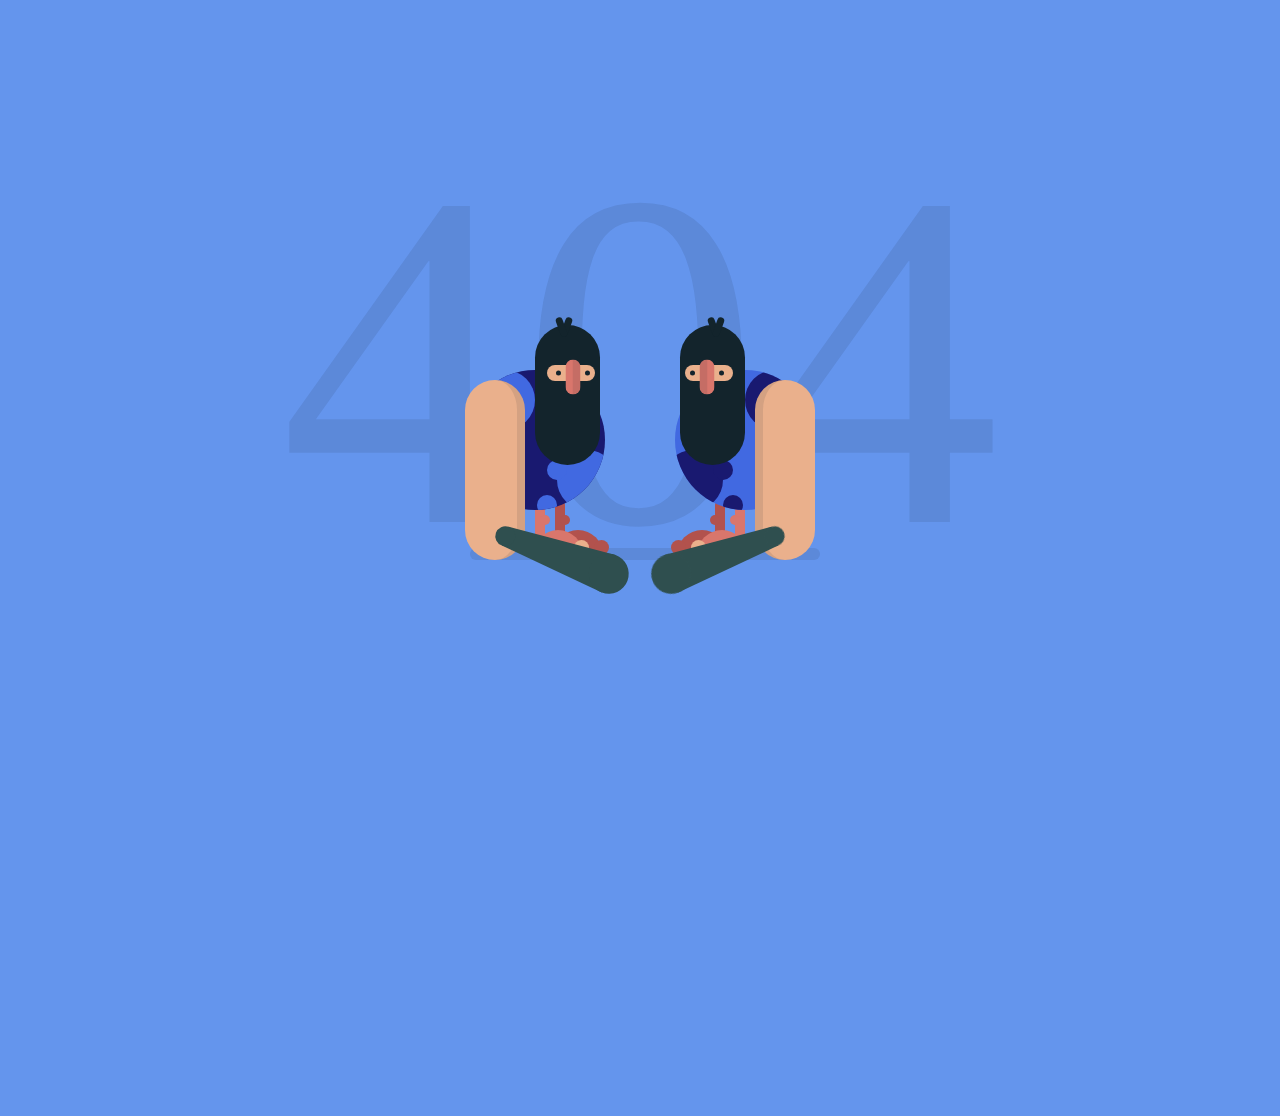
<file: Tools von 09.03.25/404 Page/index.html>
<html>
<head>
  <meta charset="UTF-8">
  <meta name="viewport" content="width=device-width, initial-scale=1.0">
  <title>404 Page</title>
  <link rel="stylesheet" href="style.css">
  <link rel="preconnect" href="https://fonts.googleapis.com">
  <link rel="preconnect" href="https://fonts.gstatic.com" crossorigin>
  <link href="https://fonts.googleapis.com/css2?family=Roboto:wght@400;700&display=swap" rel="stylesheet">
  <link rel="stylesheet" href="https://cdnjs.cloudflare.com/ajax/libs/font-awesome/5.15.4/css/all.min.css">
</html>
<div class="text"><p>404</p></div>
<div class="container">
  <!-- caveman left -->
  <div class="caveman">
    <div class="leg">
      <div class="foot"><div class="fingers"></div></div>      
    </div>
    <div class="leg">
      <div class="foot"><div class="fingers"></div></div>      
    </div>
    <div class="shape">
      <div class="circle"></div>
      <div class="circle"></div>
    </div>
    <div class="head">
      <div class="eye"><div class="nose"></div></div>
      <div class="mouth"></div>
    </div>
    <div class="arm-right"><div class="club"></div></div>    
  </div>
  <!-- caveman right -->
  <div class="caveman">
    <div class="leg">
      <div class="foot"><div class="fingers"></div></div>      
    </div>
    <div class="leg">
      <div class="foot"><div class="fingers"></div></div>      
    </div>
    <div class="shape">
      <div class="circle"></div>
      <div class="circle"></div>
    </div>
    <div class="head">
      <div class="eye"><div class="nose"></div></div>
      <div class="mouth"></div>
    </div>
    <div class="arm-right"><div class="club"></div></div>    
  </div>
</div>


</a>
</file>
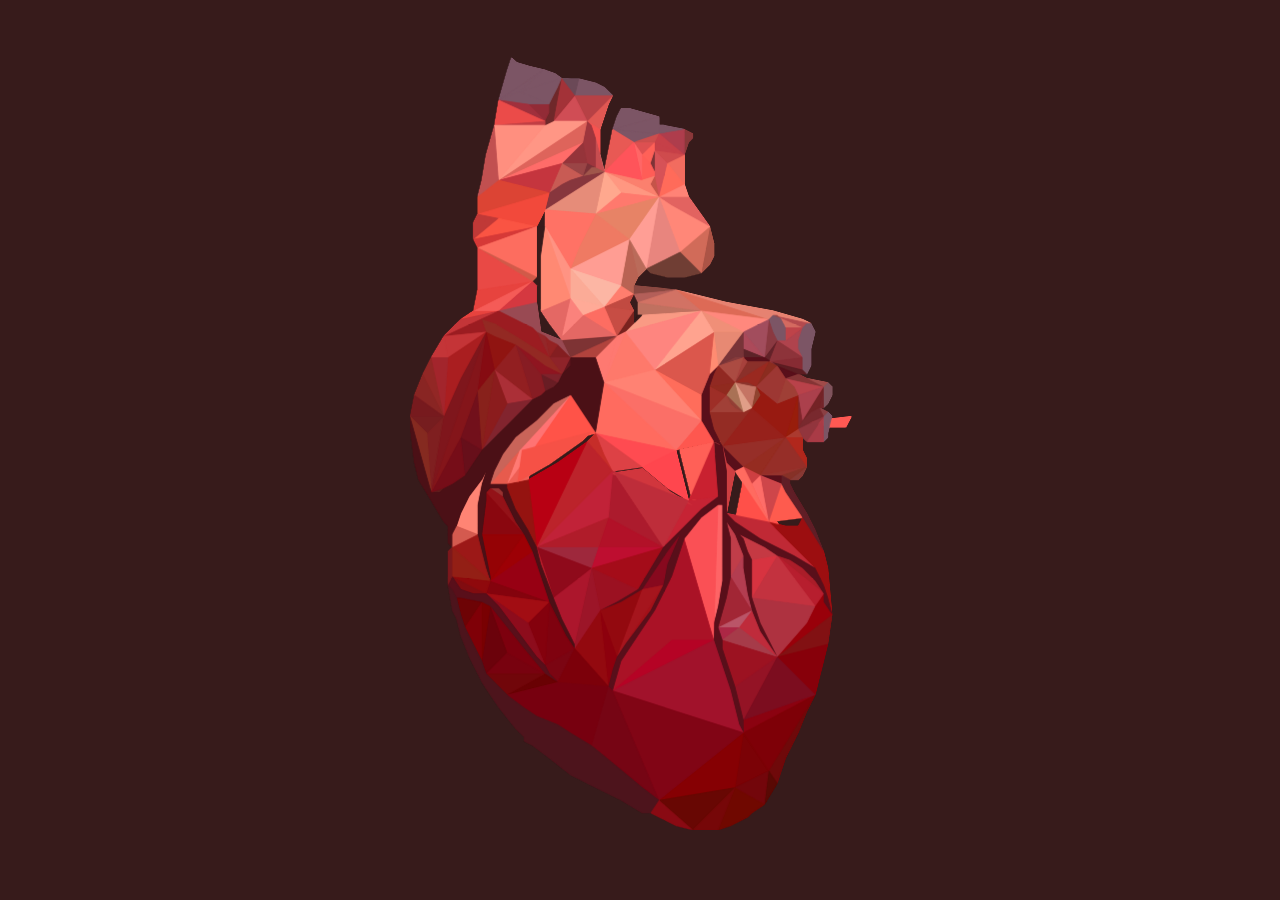
<file: Tools von 09.03.25/Beating Heart - CSS and SVG animation/index.html>
<!DOCTYPE html>
<html>
<head>
    <meta charset="UTF-8">
    <title>Low Poly Animation</title>
    <link rel="stylesheet" href="style.css"> 
</head>
<body>
    <script src="script.js"></script> <!-- JS dosyası eklendi -->
</body>
</html>
<section>
    
   <svg version="1.1" xmlns="http://www.w3.org/2000/svg" xmlns:xlink="http://www.w3.org/1999/xlink" x="0px" y="0px"
	 viewBox="0 0 1194.13477 1200" style="enable-background:new 0 0 1194.13477 1200;" xml:space="preserve">

<defs>
    <filter id="polycleaner" color-interpolation-filters="sRGB">
      <feComponentTransfer>
        <feFuncA type="table" tableValues="0 0.5 1 1" />
      </feComponentTransfer>
    </filter>
  </defs>
  
<g id="low-poly" class='low-poly' stroke-width="0" stroke-linejoin="round" filter="url(#polycleaner)">
	<g filter="url(#polycleaner)">
      		<polygon class="st347" points="725.3847,693.75 787.8847,706.25 737.8847,631.25 		"/>

      
      <polygon class="st146" points="669.1347,675 706.6347,587.5 650.3847,600 		"/>
      <!-- Blacks-->
      <polygon class="st28" points="700.3847,543.75 700.3847,512.5 700.3847,506.25 706.6347,487.5 712.64435,475.48077 
			700.3847,487.5 687.8847,518.75 687.8847,555.97827 688.1347,556.25 687.8847,555.97827 687.8847,556.25 706.6347,587.5 
			719.1347,593.75 706.6347,568.75 		"/>
      <polygon class="st30" points="737.8847,631.25 750.3847,625 737.8847,612.5 719.46362,594.07892 725.3847,618.75 		"/>
      <polygon class="st68" points="581.6347,381.25 587.8656,393.71179 588.1347,393.75 587.8847,394.12128 587.8847,406.25 
			587.8847,412.5 594.1347,400 594.1347,381.25 588.1347,368.75 587.81702,368.88538 		"/>
      <polygon class="st138" points="790.5163,468.42108 788.73035,467.23047 788.14758,468.71716 		"/>
      <polygon class="st156" points="806.8822,637.62378 806.6347,637.5 800.3847,637.5 787.8847,637.5 775.3847,637.5 806.6347,650 		
			"/>
      <polygon class="st204" points="812.8847,493.75 813.25598,494.12128 813.36676,493.80182 813.1347,493.75 831.6347,487.5 
			800.3847,475 		"/>
      <polygon class="st227" points="456.88455,243.77081 456.80618,243.76428 456.60971,243.79999 450.38474,256.25 444.13474,268.75 
			456.63474,268.75 		"/>
      <polygon class="st278" points="362.87363,599.8446 362.88474,600 362.90622,599.86395 		"/>
      <polygon class="st301" points="444.13474,381.25 450.38474,393.75 450.38474,312.5 456.63474,268.75 444.13474,268.75 
			444.13474,281.25 444.13474,300 444.13474,331.25 444.13474,343.75 437.88474,350 444.13474,356.25 		"/>
      <polygon class="st354" points="337.88474,637.5 375.38474,606.25 425.38474,556.25 444.13474,543.75 487.88474,500 
		494.13474,487.5 494.13474,475 481.63474,487.5 475.43436,499.90082 469.13474,506.25 456.63474,512.5 450.38474,518.75 
		437.83511,525.04962 362.90622,599.86395 	"/>
      <!-- Blacks-->
      
      
      
		
      
      <!-- top left -->
       <polygon class="st219" points="375.38474,393.75 350.63474,393.75 437.88474,350 356.63474,362.5 350.38474,393.75 
			331.63474,406.25 387.88474,393.75 		"/>
      <!-- top left -->


		<polygon class="st24" points="769.1347,506.25 800.3847,475 787.8847,468.75 		"/>
      
      
		<polygon class="st25" points="719.46362,594.07892 737.8847,612.5 750.3847,625 812.8847,581.25 719.3847,593.75 		"/>
		<polygon class="st26" points="762.8847,631.25 775.3847,637.5 812.8847,581.25 750.3847,625 		"/>
		<polygon class="st27" points="719.3847,593.75 812.8847,581.25 762.8847,537.5 		"/>
		
		<polygon class="st29" points="800.3847,531.25 769.1347,506.25 775.3847,518.75 762.8847,537.5 812.8847,581.25 775.6347,518.75 
			812.8847,581.25 831.6347,518.75 		"/>
		
		<polygon class="st31" points="831.6347,556.25 831.6347,537.5 831.6347,518.75 812.8847,581.25 831.69659,568.87378 
			831.6347,568.75 		"/>
		<polygon class="st32" points="725.3847,618.75 719.46362,594.07892 719.1347,593.75 725.3847,631.25 725.3847,662.5 
			725.3847,693.75 737.8847,631.25 		"/>
		
		<polygon class="st34" points="700.3847,487.5 706.77362,426.06836 706.6347,425 619.1347,481.25 687.8847,518.75 		"/>
		
		<polygon class="st35" points="800.3847,475 792.8847,470 787.8847,468.75 		"/>
		<polygon class="st36" points="806.6347,437.5 800.3847,437.5 837.8847,462.5 831.6347,450 831.6347,437.5 837.80249,418.9967 
			812.8847,437.5 		"/>
		<polygon class="st37" points="788.14758,468.71716 788.1347,468.75 788.14758,468.71716 787.8847,468.75 792.8847,470 
			790.5163,468.42108 		"/>
		
		<polygon class="st39" points="792.8847,470 837.8847,481.25 837.8847,475 837.8847,462.5 790.5163,468.42108 		"/>
		<polygon class="st35" points="788.73035,467.23047 790.5163,468.42108 837.8847,462.5 800.3847,437.5 		"/>
		<polygon class="st40" points="719.3847,593.75 762.8847,537.5 750.3847,543.75 700.3847,543.75 706.6347,568.75 719.1347,593.75 
			719.46362,594.07892 		"/>
		<polygon class="st41" points="831.6347,518.75 869.1347,506.25 813.36676,493.80182 813.25598,494.12128 825.3847,506.25 		"/>
		<polygon class="st37" points="800.3847,531.25 813.25598,494.12128 812.8847,493.75 800.3847,475 769.1347,506.25 		"/>
		
		<polygon class="st43" points="831.6347,518.75 825.3847,506.25 813.25598,494.12128 800.3847,531.25 		"/>
		
		<polygon class="st8" points="544.98944,187.63501 544.8847,187.5 544.86212,187.60657 		"/>
		<polygon class="st3" points="544.86212,187.60657 544.8847,187.5 544.755,187.58264 		"/>
		<polygon class="st45" points="481.88474,175 519.1347,175 512.92609,143.95697 481.63474,175 		"/>
		<polygon class="st46" points="512.92609,143.95697 512.8847,143.75 388.49423,199.83789 481.60257,175.07507 481.63474,175 		"/>
		<polygon class="st47" points="544.8847,187.5 544.61804,187.55206 544.755,187.58264 		"/>
		<polygon class="st47" points="545.34473,187.71429 544.8847,187.5 544.98944,187.63501 		"/>
		<polygon class="st48" points="619.1347,143.75 587.8847,143.75 600.3847,162.5 		"/>
		<polygon class="st49" points="587.8847,143.75 600.3847,200 600.3847,162.5 		"/>
		<polygon class="st50" points="619.1347,187.5 612.8847,175 600.3847,162.5 600.3847,200 619.1347,193.75 		"/>
		<polygon class="st51" points="569.1347,218.75 625.30682,224.96375 545.34473,187.71429 544.98944,187.63501 		"/>
		<polygon class="st52" points="625.36481,224.97015 612.8847,206.25 600.6347,200 612.8847,206.25 619.1347,193.75 600.3847,200 
			545.34473,187.71429 625.30682,224.96375 		"/>
		<polygon class="st8" points="456.88474,243.75 456.88455,243.77081 531.6347,250 544.86212,187.60657 544.755,187.58264 
			456.63474,243.75 456.80618,243.76428 		"/>
		<polygon class="st53" points="494.13474,200 512.8847,193.75 481.71152,175.04608 481.60257,175.07507 462.88474,218.75 
			481.63474,206.25 		"/>
		<polygon class="st54" points="388.49423,199.83789 388.13474,200 388.49423,199.83789 387.88474,200 462.88474,218.75 
			481.60257,175.07507 		"/>
		<polygon class="st55" points="544.61804,187.55206 512.8847,193.75 494.13474,200 481.63474,206.25 462.88474,218.75 
			456.63474,243.75 544.755,187.58264 		"/>
		<polygon class="st56" points="481.60257,175.07507 481.71152,175.04608 481.63474,175 		"/>
		<polygon class="st57" points="512.8847,143.75 519.1347,112.5 387.88474,200 388.49423,199.83789 		"/>
		<polygon class="st58" points="612.8847,175 619.1347,156.25 619.1347,143.75 600.3847,162.5 		"/>
		<polygon class="st59" points="481.63474,175 481.71152,175.04608 481.88474,175 		"/>
		<polygon class="st60" points="481.88474,175 481.71152,175.04608 512.8847,193.75 519.1347,175 		"/>
		<polygon class="st61" points="512.8847,193.75 525.3847,181.25 531.6347,181.25 519.1347,175 		"/>
		<polygon class="st62" points="512.8847,193.75 544.61804,187.55206 544.3847,187.5 544.15704,187.38837 544.1347,187.5 
			544.09979,187.36035 531.6347,181.25 525.3847,181.25 		"/>
		<polygon class="st63" points="512.92609,143.95697 513.1347,143.75 512.92609,143.95697 519.1347,175 531.6347,181.25 
			531.6347,175 531.6347,150 531.6347,137.5 525.3847,118.75 519.1347,112.5 512.8847,143.75 		"/>
		<polygon class="st64" points="581.6347,381.25 587.81702,368.88538 544.1347,387.5 587.8656,393.71179 		"/>
		<polygon class="st65" points="600.3847,400 587.8847,412.5 575.3847,425 687.8847,393.75 594.1347,400 		"/>
		<polygon class="st66" points="687.8847,393.75 594.1347,381.25 594.1347,400 		"/>
		<polygon class="st67" points="619.1347,187.5 619.1347,156.25 612.8847,175 		"/>
		<polygon class="st68" points="581.6347,381.25 587.8656,393.71179 588.1347,393.75 587.8847,394.12128 587.8847,406.25 
			587.8847,412.5 594.1347,400 594.1347,381.25 588.1347,368.75 587.81702,368.88538 		"/>
		<polygon class="st69" points="587.81702,368.88538 588.1347,368.75 587.8847,368.58551 587.8847,368.75 		"/>
		<polygon class="st16" points="587.8847,393.75 587.8656,393.71179 544.1347,387.5 562.8847,431.25 587.8847,394.12128 		"/>
		<polygon class="st70" points="512.8847,400 562.8847,431.25 544.1347,387.5 		"/>
		<polygon class="st71" points="587.8847,406.25 587.8847,394.12128 562.8847,431.25 575.3847,425 587.8847,412.5 		"/>
		<polygon class="st72" points="481.63474,431.25 494.32669,375.25598 494.19528,375.08075 450.38474,393.75 462.88474,412.5 
			481.52878,437.35876 481.88474,437.5 562.8847,431.25 512.8847,400 		"/>
		<polygon class="st73" points="587.8847,394.12128 588.1347,393.75 587.8656,393.71179 587.8847,393.75 		"/>
		<polygon class="st69" points="587.81702,368.88538 587.8847,368.75 587.8847,368.58551 569.1347,356.25 544.1347,387.5 		"/>
		<polygon class="st74" points="594.1347,400 587.8847,412.5 600.3847,400 		"/>
		<polygon class="st75" points="619.1347,193.75 612.8847,206.25 625.36481,224.97015 625.37903,224.97174 		"/>
		<polygon class="st76" points="625.30682,224.96375 625.3847,225 625.36481,224.97015 		"/>
		<polygon class="st76" points="625.36481,224.97015 625.3847,225 625.37903,224.97174 		"/>
		<polygon class="st76" points="625.3847,225 625.39142,224.97308 625.37903,224.97174 		"/>
		<polygon class="st77" points="619.1347,193.75 625.37903,224.97174 625.39142,224.97308 637.8847,175 619.42572,156.29156 
			619.1347,156.25 619.1347,187.5 		"/>
		<polygon class="st78" points="494.32706,331.15387 494.13474,331.25 544.1347,387.5 569.1347,356.25 494.38474,331.25 		"/>
		<polygon class="st79" points="506.63474,300 494.23471,331 494.32706,331.15387 581.6347,287.5 531.6347,250 		"/>
		<polygon class="st80" points="494.38474,331.25 569.1347,356.25 581.6347,287.5 494.32706,331.15387 		"/>
		<polygon class="st3" points="544.98944,187.63501 544.86212,187.60657 531.6347,250 569.1347,218.75 		"/>
		<polygon class="st81" points="581.6347,287.5 625.3847,225 531.6347,250 		"/>
		<polygon class="st82" points="569.1347,218.75 531.6347,250 625.3847,225 625.30682,224.96375 		"/>
		<polygon class="st83" points="462.88474,100 462.88474,87.5 431.63474,87.5 456.42776,112.29303 456.68088,112.40765 		"/>
		<polygon class="st84" points="456.67014,918.21881 456.63474,918.75 456.83786,918.63391 		"/>
		<polygon class="st84" points="456.83786,918.63391 500.38474,893.75 487.88474,875 475.38474,850 462.88474,825 
			456.67014,918.21881 		"/>
		<polygon class="st85" points="375.38474,793.75 369.13474,812.5 462.88474,825 		"/>
		<polygon class="st86" points="431.63474,856.25 369.13474,812.5 381.63474,825 387.88474,831.25 406.63474,856.25 
			425.38474,881.25 444.13474,906.25 456.63474,918.75 456.67014,918.21881 		"/>
		<polygon class="st87" points="462.88474,825 369.13474,812.5 431.63474,856.25 		"/>
		<polygon class="st88" points="456.67014,918.21881 462.88474,825 431.63474,856.25 		"/>
		<polygon class="st89" points="450.38474,787.5 437.93185,750.14142 375.38474,793.75 462.88474,825 		"/>
		<polygon class="st90" points="425.63474,725 424.68246,723.94666 425.38474,725 		"/>
		<polygon class="st91" points="424.68246,723.94666 369.13474,662.5 369.13474,675 362.88474,725 425.38474,725 		"/>
		<polygon class="st92" points="437.88474,750 425.4863,725.20312 375.38474,793.75 437.93185,750.14142 		"/>
		<polygon class="st93" points="425.38474,725 362.88474,725 369.13474,756.25 375.38474,787.5 375.38474,793.75 
			425.4863,725.20312 		"/>
		<polygon class="st94" points="363.13474,600 363.43039,599.45435 362.978,599.90674 		"/>
		<polygon class="st95" points="456.63474,243.75 456.60971,243.79999 456.80618,243.76428 		"/>
		<polygon class="st96" points="463.13474,931.25 500.38474,893.75 456.83786,918.63391 456.88474,918.75 456.83786,918.63391 
			456.63474,918.75 462.88474,931.25 475.38474,943.75 500.38474,893.75 		"/>
		<polygon class="st97" points="456.42776,112.29303 456.63474,112.5 456.68088,112.40765 		"/>
		<polygon class="st98" points="494.13474,112.5 519.1347,112.5 500.38474,75 469.13474,112.5 481.63474,112.5 		"/>
		<polygon class="st99" points="706.8847,425 706.6347,425 706.77362,426.06836 		"/>
		<polygon class="st100" points="350.63474,393.75 375.38474,393.75 387.88474,393.75 437.88474,350 		"/>
		<polygon class="st101" points="425.4863,725.20312 425.63474,725 425.38474,725 		"/>
		<polygon class="st102" points="281.63474,575 288.05765,661.46246 306.63474,550 		"/>
		<polygon class="st103" points="494.13474,475 494.13474,468.75 494.13474,462.5 481.63474,487.5 		"/>
		<polygon class="st104" points="256.88474,550 281.63474,575 306.63474,550 		"/>
		<polygon class="st105" points="300.38474,662.5 306.63474,656.25 288.13474,662.5 		"/>
		<polygon class="st106" points="319.13474,787.5 331.63474,806.25 350.38474,812.5 369.13474,812.5 319.45572,787.53564 		"/>
		<polygon class="st107" points="787.8681,1075.13257 787.8847,1075 750.3847,1018.75 737.8847,1100 		"/>
		<polygon class="st108" points="787.94788,1075.09302 787.8847,1075 787.8681,1075.13257 		"/>
		<polygon class="st109" points="737.8847,1100 750.3847,1018.75 625.3847,1118.75 		"/>
		<polygon class="st110" points="562.8847,1068.75 600.3847,1100 625.3847,1118.75 525.3847,1037.5 		"/>
		<polygon class="st111" points="331.63474,818.75 325.38474,818.75 331.63474,843.75 337.88474,862.5 362.88474,825 		"/>
		<polygon class="st112" points="831.6347,643.75 837.8847,637.5 844.1347,625 819.1347,643.75 		"/>
		<polygon class="st113" points="337.88474,862.5 350.38474,887.5 362.88474,912.5 362.88474,825 		"/>
		<polygon class="st114" points="581.6347,93.75 569.1347,93.75 562.8847,106.25 556.6347,125 625.3847,106.25 		"/>
		<polygon class="st115" points="433.32584,31.20184 414.66769,25.71417 406.63474,18.75 400.38474,37.5 387.88474,81.25 
			455.27658,36.68958 		"/>
		<polygon class="st116" points="412.88474,706.25 406.63474,693.75 400.38474,681.25 394.13474,668.75 375.63474,656.25 
			375.38474,656.25 369.13474,662.5 424.68246,723.94666 		"/>
		<polygon class="st117" points="694.1347,331.25 700.3847,325 706.6347,312.5 706.6347,293.75 700.52826,269.3241 687.8847,337.5 
					"/>
		<polygon class="st118" points="669.1347,143.75 675.3847,137.5 675.3847,131.25 662.8847,125 662.8847,162.5 		"/>
		<polygon class="st119" points="456.63474,931.25 400.38474,962.5 475.38474,943.75 		"/>
		<polygon class="st120" points="319.45572,787.53564 369.13474,812.5 375.38474,793.75 		"/>
		<polygon class="st121" points="556.92896,125.02673 587.8847,143.75 625.3847,131.25 		"/>
		<polygon class="st122" points="394.13474,662.5 387.88474,656.25 375.63474,656.25 394.13474,668.75 		"/>
		<polygon class="st123" points="356.63474,681.25 362.88474,650 369.13474,631.25 362.88474,643.75 344.13474,668.75 
			331.63474,693.75 325.38474,712.5 356.63474,725 356.63474,700 		"/>
		<polygon class="st124" points="400.38474,900 369.13474,931.25 456.63474,931.25 		"/>
		<polygon class="st125" points="369.13474,931.25 381.63474,943.75 400.38474,962.5 456.63474,931.25 		"/>
		<polygon class="st126" points="363.13474,912.5 400.38474,900 375.38474,831.25 362.88474,912.5 369.13474,931.25 400.38474,900 
					"/>
		<polygon class="st127" points="456.63474,931.25 425.38474,893.75 400.38474,862.5 375.38474,831.25 400.38474,900 		"/>
		<polygon class="st128" points="362.88474,825 362.88474,912.5 375.38474,831.25 		"/>
		<polygon class="st129" points="494.13474,112.5 481.63474,112.5 469.13474,112.5 456.63474,118.75 387.88474,200 519.1347,112.5 
					"/>
		<polygon class="st130" points="737.8847,500 750.57129,462.68658 750.50909,462.62439 713.1347,475 		"/>
		<polygon class="st131" points="750.50909,462.62439 750.3847,462.5 737.8847,462.5 725.3847,468.75 713.28308,474.80078 
			713.1347,475 		"/>
		<polygon class="st132" points="713.11945,474.88263 706.77362,426.06836 700.3847,487.5 712.64435,475.48077 712.8847,475 		"/>
		<polygon class="st133" points="756.6347,468.75 750.57129,462.68658 737.8847,500 		"/>
		<polygon class="st134" points="713.28308,474.80078 713.11945,474.88263 713.1347,475 		"/>
		<polygon class="st135" points="750.60297,462.59326 750.50909,462.62439 750.57129,462.68658 		"/>
		<polygon class="st136" points="650.3847,600 706.6347,587.5 687.8847,556.25 		"/>
		<polygon class="st137" points="800.3847,437.5 781.6347,462.5 788.73035,467.23047 		"/>
		
		<polygon class="st139" points="750.6347,462.5 750.60297,462.59326 750.8847,462.5 		"/>
		<polygon class="st134" points="713.11945,474.88263 712.8847,475 712.64435,475.48077 713.1347,475 		"/>
		<polygon class="st140" points="756.6347,500 769.1347,506.25 787.8847,468.75 738.1347,500 		"/>
		<polygon class="st141" points="750.8847,462.5 781.6347,462.5 750.3847,450 		"/>
		<polygon class="st138" points="750.60297,462.59326 750.57129,462.68658 756.6347,468.75 762.8847,468.75 775.3847,468.75 
			787.8847,468.75 788.14758,468.71716 788.73035,467.23047 781.6347,462.5 750.8847,462.5 		"/>
		<polygon class="st142" points="781.6347,462.5 750.3847,425 750.3847,450 		"/>
		<polygon class="st99" points="713.11945,474.88263 713.28308,474.80078 750.3847,425 706.8847,425 706.77362,426.06836 		"/>
		<polygon class="st143" points="725.3847,468.75 737.8847,462.5 750.3847,462.5 750.50909,462.62439 750.60297,462.59326 
			750.6347,462.5 750.8847,462.5 750.3847,450 750.3847,425 713.28308,474.80078 		"/>
		<polygon class="st135" points="762.8847,468.75 756.6347,468.75 737.8847,500 738.1347,500 787.8847,468.75 775.3847,468.75 		"/>
		<polygon class="st144" points="737.8847,500 700.3847,506.25 725.3847,518.75 		"/>
		<polygon class="st145" points="700.3847,506.25 700.3847,512.5 700.3847,543.75 725.3847,518.75 		"/>
		
		<polygon class="st134" points="713.1347,475 712.64435,475.48077 706.6347,487.5 700.3847,506.25 737.8847,500 		"/>
		<polygon class="st147" points="731.6347,531.25 725.3847,518.75 700.3847,543.75 750.3847,543.75 737.8847,537.5 		"/>
		<polygon class="st148" points="625.42999,224.97736 625.39142,224.97308 625.3847,225 		"/>
		<polygon class="st149" points="812.8847,712.5 831.6347,712.5 838.02118,700.21832 837.90271,700.02887 787.8847,706.25 		"/>
		<polygon class="st150" points="837.90271,700.02887 837.8847,700 812.8847,662.5 806.6347,650 787.8847,706.25 		"/>
		<polygon class="st151" points="838.1347,700 837.90271,700.02887 838.02118,700.21832 		"/>
		<polygon class="st152" points="537.8847,837.5 562.8847,825 594.1347,806.25 525.3847,775 		"/>
		
		<polygon class="st154" points="737.8847,706.25 775.3847,731.25 825.3847,756.25 856.6347,775 787.8847,706.25 725.3847,693.75 		
			"/>
		<polygon class="st148" points="625.71997,225.22351 625.6347,225 625.3847,225 		"/>
		<polygon class="st155" points="625.6347,225 625.42999,224.97736 625.3847,225 		"/>
		
		<polygon class="st157" points="837.8847,581.25 831.69659,568.87378 812.8847,581.25 		"/>
		<polygon class="st158" points="625.3847,131.25 587.8847,143.75 619.1347,143.75 		"/>
		<polygon class="st159" points="631.6347,743.75 662.8847,712.5 687.8847,687.5 712.82629,668.79382 669.1347,675 		"/>
		<polygon class="st160" points="444.38474,743.75 525.3847,775 535.80139,743.75 		"/>
		<polygon class="st161" points="525.3847,775 631.5813,743.83905 631.6347,743.75 535.80139,743.75 		"/>
		<polygon class="st162" points="535.80139,743.75 631.6347,743.75 550.3847,700 		"/>
		<polygon class="st163" points="712.82629,668.79382 712.8847,668.75 706.6347,587.5 669.1347,675 		"/>
		<polygon class="st164" points="594.1347,806.25 631.5813,743.83905 525.3847,775 		"/>
		<polygon class="st165" points="550.3847,700 631.6347,743.75 556.85364,631.57843 		"/>
		<polygon class="st166" points="669.1347,675 650.3847,600 600.3847,625 637.8847,656.25 		"/>
		<polygon class="st167" points="556.8847,631.25 556.87585,631.34375 669.1347,675 637.8847,656.25 600.3847,625 556.6347,631.25 
			556.87585,631.34375 		"/>
		<polygon class="st168" points="556.85364,631.57843 556.6347,631.25 444.55905,743.57526 550.3847,700 		"/>
		<polygon class="st169" points="550.3847,700 444.55905,743.57526 444.38474,743.75 535.80139,743.75 		"/>
		<polygon class="st170" points="444.13474,356.25 437.88474,350 387.88474,393.75 444.13474,381.25 		"/>
		<polygon class="st171" points="594.3385,343.5462 606.6347,331.25 581.6347,287.5 		"/>
		<polygon class="st172" points="625.71997,225.22351 625.3847,225 606.6347,331.25 656.6347,306.25 		"/>
		<polygon class="st173" points="606.6347,331.25 612.8847,337.5 637.8847,343.75 650.3847,343.75 662.8847,343.75 687.8847,337.5 
			656.6347,306.25 		"/>
		<polygon class="st174" points="569.1347,356.25 587.8847,368.58551 587.8847,356.25 594.1347,343.75 594.3385,343.5462 
			581.6347,287.5 		"/>
		<polygon class="st1" points="656.6347,306.25 687.8847,337.5 700.52826,269.3241 700.42859,268.92566 		"/>
		<polygon class="st175" points="594.1347,381.25 650.3847,362.5 588.1347,368.75 		"/>
		<polygon class="st176" points="588.1347,368.75 650.3847,362.5 587.8847,356.25 587.8847,368.58551 		"/>
		<polygon class="st177" points="805.0722,404.6875 837.8847,418.75 844.1347,412.5 850.3847,412.5 850.18628,412.40082 
			802.16028,401.77557 		"/>
		<polygon class="st178" points="787.8847,406.25 650.3847,362.5 687.8847,393.75 		"/>
		<polygon class="st179" points="625.71997,225.22351 656.6347,306.25 700.42859,268.92566 700.3847,268.75 700.22144,268.52142 
			644.1347,237.5 		"/>
		<polygon class="st180" points="687.8847,393.75 650.3847,362.5 594.1347,381.25 		"/>
		<polygon class="st181" points="794.1347,400 800.3847,400 802.16028,401.77557 850.18628,412.40082 837.8847,406.25 
			794.1347,393.75 725.3847,381.25 650.3847,362.5 787.8847,406.25 		"/>
		<polygon class="st182" points="662.8847,162.5 662.8847,125 625.3847,131.25 		"/>
		<polygon class="st148" points="625.71997,225.22351 644.1347,237.5 700.22144,268.52142 669.1347,225 625.6347,225 		"/>
		<polygon class="st183" points="619.1347,143.75 619.1347,156.25 619.42572,156.29156 619.3847,156.25 619.42572,156.29156 
			662.8847,162.5 619.3847,143.75 662.8847,162.5 625.3847,131.25 		"/>
		<polygon class="st184" points="556.8847,125 556.92896,125.02673 625.3847,131.25 625.3847,118.75 625.3847,106.25 556.6347,125 
			556.92896,125.02673 		"/>
		<polygon class="st185" points="587.8847,143.75 556.92896,125.02673 556.6347,125 550.3847,156.25 544.35211,186.41302 
			544.6347,187.5 		"/>
		<polygon class="st186" points="662.8847,125 631.6347,118.75 625.3847,118.75 625.3847,131.25 		"/>
		<polygon class="st155" points="625.6347,225 669.1347,225 662.8847,206.25 625.42999,224.97736 		"/>
		<polygon class="st76" points="625.39142,224.97308 625.42999,224.97736 662.8847,206.25 637.8847,175 		"/>
		<polygon class="st187" points="662.8847,206.25 662.8847,193.75 662.8847,181.25 662.8847,162.62378 637.8847,175 		"/>
		<polygon class="st188" points="637.8847,175 662.8847,162.62378 662.8847,162.5 619.42572,156.29156 		"/>
		<polygon class="st2" points="837.8847,418.75 837.80249,418.9967 838.1347,418.75 837.80249,418.9967 831.6347,437.5 
			831.6347,450 837.8847,462.5 837.8847,475 837.8847,481.25 844.1347,487.5 850.3847,475 850.3847,450 856.6347,425 
			850.3847,412.5 844.1347,412.5 		"/>
		<polygon class="st189" points="812.8847,581.25 844.1347,625 844.1347,618.75 844.1347,612.5 837.8847,600 837.8847,593.75 
			838.12982,593.50488 837.8847,581.25 		"/>
		<polygon class="st190" points="775.3847,637.5 844.1347,625 812.8847,581.25 		"/>
		<polygon class="st191" points="787.8847,637.5 800.3847,637.5 806.6347,637.5 806.8822,637.62378 806.8847,637.5 844.1347,625 
			775.3847,637.5 		"/>
		
		<polygon class="st47" points="544.3847,187.5 544.61804,187.55206 544.8847,187.5 545.34473,187.71429 600.3847,200 
			587.8847,143.75 544.6347,187.5 544.35211,186.41302 544.15704,187.38837 		"/>
		
		<polygon class="st194" points="869.1347,812.86768 856.6347,831.25 844.1347,856.25 800.3847,906.25 881.60394,843.96533 
			881.6347,843.75 869.1347,825 		"/>
		<polygon class="st195" points="831.6347,712.5 812.8847,712.5 787.8847,706.25 856.6347,775 869.1347,800 875.3847,818.75 
			881.6347,843.75 875.3847,775 869.1347,750 838.02118,700.21832 		"/>
		
		<polygon class="st197" points="806.8822,637.62378 819.1347,643.75 844.1347,625 806.8847,637.5 		"/>
		<polygon class="st198" points="869.1347,550.37128 844.1347,587.5 869.1347,587.5 869.38269,587.25201 869.1347,556.25 		"/>
		<polygon class="st199" points="875.3847,500 844.1347,493.75 869.1347,506.25 		"/>
		<polygon class="st200" points="813.36676,493.80182 813.3847,493.75 813.36676,493.80182 869.1347,506.25 844.1347,493.75 
			831.6347,487.5 813.1347,493.75 		"/>
		<polygon class="st201" points="869.1347,550.37128 869.3847,550 869.1347,550.37128 869.1347,556.25 869.38269,587.25201 
			875.3847,581.25 875.3847,575 881.6347,550 875.3847,543.75 869.1347,550 		"/>
		<polygon class="st202" points="792.8847,470 800.3847,475 831.6347,487.5 844.1347,487.5 837.8847,481.25 		"/>
		<polygon class="st203" points="869.1347,518.75 869.38141,537.2533 875.3847,531.25 881.6347,518.75 881.6347,506.25 
			875.3847,500 869.1347,506.25 		"/>
		
		
		<polygon class="st206" points="875.3847,543.75 862.8847,537.5 869.1347,550 		"/>
		
		<polygon class="st208" points="869.1347,506.25 862.8847,537.5 869.1347,537.5 869.38141,537.2533 869.1347,518.75 		"/>
		<polygon class="st209" points="275.38474,487.5 262.88474,518.75 306.63474,550 		"/>
		<polygon class="st210" points="369.13474,775 362.88474,750 356.63474,725 319.13474,743.75 375.38474,793.75 		"/>
		<polygon class="st211" points="325.38474,712.5 331.63474,693.75 344.13474,668.75 362.88474,643.75 369.13474,631.25 
			362.88474,650 356.63474,681.25 356.63474,700 356.63474,725 362.88474,750 369.13474,775 375.38474,793.75 375.38474,787.5 
			369.13474,756.25 362.88474,725 369.13474,675 369.13474,662.5 375.38474,656.25 375.63474,656.25 387.88474,656.25 
			394.13474,662.5 394.13474,668.75 400.38474,681.25 406.63474,693.75 412.88474,706.25 424.68246,723.94666 425.63474,725 
			425.4863,725.20312 437.88474,750 437.93185,750.14142 438.13474,750 437.93185,750.14142 450.38474,787.5 462.88474,825 
			475.38474,850 487.88474,875 500.38474,893.75 500.38474,887.5 494.13474,875 481.63474,850 469.13474,818.75 450.38474,768.75 
			444.13474,743.75 431.63474,718.75 412.88474,687.5 400.38474,656.25 400.38474,650 381.63474,650 375.38474,650 
			381.63474,631.25 394.13474,606.25 412.88474,581.25 444.13474,556.25 469.13474,531.25 481.63474,525 494.38474,518.75 
			531.6347,575 544.1347,500 494.63474,518.75 544.1347,500 531.6347,462.5 519.1347,481.25 500.38474,512.5 494.13474,518.75 
			487.88474,500 444.13474,543.75 425.38474,556.25 406.63474,575 375.38474,606.25 356.63474,631.25 331.63474,662.5 
			319.13474,687.5 313.13474,712.5 319.13474,687.5 331.63474,662.5 356.63474,631.25 375.38474,606.25 406.63474,575 
			425.38474,556.25 444.13474,543.75 487.88474,500 494.13474,487.5 494.38474,475 494.13474,487.5 487.88474,500 494.13474,518.75 
			500.38474,512.5 519.1347,481.25 531.6347,462.5 494.13474,462.5 494.13474,468.75 494.13474,475 481.63474,487.5 
			475.43436,499.90082 475.63474,500 475.43436,499.90082 475.38474,500 469.13474,506.25 456.63474,512.5 450.38474,518.75 
			437.88474,525 437.83511,525.04962 438.13474,525 437.83511,525.04962 431.63474,531.25 425.38474,537.5 419.13474,543.75 
			400.38474,562.5 387.88474,575 375.38474,587.5 363.43039,599.45435 363.13474,600 362.978,599.90674 362.88474,600 
			350.38474,618.75 337.88474,637.5 319.13474,650 306.63474,656.25 300.38474,662.5 288.13474,662.5 287.88474,662.5 
			269.38474,643.75 287.88474,662.5 287.978,661.94031 256.63474,550 256.63474,568.75 262.88474,618.75 269.13474,643.75 
			287.88474,675 306.63474,706.25 312.88474,712.5 312.88474,725 312.88474,737.5 319.13474,743.75 319.13474,725 		"/>
		<polygon class="st212" points="325.38474,712.5 319.13474,725 319.13474,743.75 356.63474,725 		"/>
		<polygon class="st213" points="600.3847,1106.25 562.8847,1081.25 525.3847,1050 512.8847,1037.5 487.88474,1025 
			456.63474,1006.25 425.38474,993.75 406.63474,975 375.38474,950 375.63474,962.5 375.38474,950 406.63474,975 425.38474,993.75 
			456.63474,1006.25 487.88474,1025 512.8847,1037.5 525.3847,1050 562.8847,1081.25 600.3847,1106.25 625.3847,1118.75 
			600.3847,1100 562.8847,1068.75 525.3847,1037.5 494.13474,1018.75 475.38474,1006.25 444.13474,993.75 425.38474,981.25 
			400.38474,962.5 381.63474,943.75 369.13474,931.25 362.88474,912.5 350.38474,887.5 337.88474,862.5 331.63474,843.75 
			325.38474,818.75 319.13474,806.25 312.88474,800 319.13474,837.5 325.38474,850 331.63474,875 344.13474,906.25 
			362.88474,943.75 375.38474,962.5 387.88474,981.25 412.88474,1012.5 425.38474,1025 425.38474,1031.25 437.88474,1037.5 
			462.88474,1056.25 494.13474,1081.25 531.6347,1100 569.1347,1118.75 600.3847,1137.5 612.8847,1137.5 625.3847,1118.75 		"/>
		<polygon class="st214" points="319.13474,743.75 312.88474,750 312.88474,775 312.88474,800 319.13474,787.5 		"/>
		<polygon class="st215" points="288.05765,661.46246 281.63474,575 256.88474,550 256.63474,550 287.978,661.94031 		"/>
		<polygon class="st216" points="306.88474,431.25 362.88486,405.32404 387.88474,393.75 331.63474,406.25 306.63474,431.25 
			287.88474,462.5 312.88474,462.5 		"/>
		<polygon class="st217" points="287.88474,462.5 275.38474,487.5 306.63474,550 		"/>
		<polygon class="st218" points="612.8847,1137.5 625.3847,1143.75 637.8847,1150 650.3847,1156.25 675.3847,1162.5 
			625.3847,1118.75 		"/>
		
		<polygon class="st220" points="856.6347,831.25 762.8847,818.75 775.3847,856.25 787.8847,881.25 800.3847,906.25 
			844.1347,856.25 		"/>
		<polygon class="st221" points="306.63474,550 262.88474,518.75 256.63474,550 256.88474,550 		"/>
		<polygon class="st222" points="750.3847,1018.75 856.6347,962.5 750.3847,1000 		"/>
		<polygon class="st223" points="787.94788,1075.09302 788.1347,1075 787.94788,1075.09302 800.46692,1093.5033 806.6347,1075 
			812.8847,1056.25 831.6347,1018.75 844.1347,987.5 856.6347,962.5 787.8847,1075 		"/>
		<polygon class="st224" points="787.8847,1075 856.6347,962.5 750.3847,1018.75 		"/>
		<polygon class="st225" points="625.3847,1118.75 675.3847,1162.5 737.8847,1100 		"/>
		<polygon class="st226" points="800.3847,906.25 875.3847,887.5 881.60394,843.96533 		"/>
		
		<polygon class="st228" points="712.8847,1162.5 731.6347,1156.25 744.1347,1150 756.6347,1143.75 762.8847,1137.5 781.6347,1125 
			737.8847,1100 		"/>
		<polygon class="st229" points="675.3847,1162.5 687.8847,1162.5 712.8847,1162.5 737.8847,1100 		"/>
		<polygon class="st230" points="737.8847,1100 781.6347,1125 787.8681,1075.13257 		"/>
		<polygon class="st231" points="787.8681,1075.13257 781.6347,1125 800.3847,1093.75 800.46692,1093.5033 787.94788,1075.09302 		
			"/>
		<polygon class="st232" points="462.88474,87.5 469.13474,75 475.38474,62.5 481.06876,49.31128 419.13474,68.75 		"/>
		<polygon class="st233" points="481.06876,49.31128 471.19089,42.17725 455.27658,36.68958 419.13474,68.75 		"/>
		<polygon class="st234" points="531.6347,150 531.6347,175 531.6347,181.25 544.09979,187.36035 537.8847,162.5 
			537.8847,161.53845 531.6347,137.5 		"/>
		<polygon class="st235" points="469.13474,75 462.88474,87.5 462.88474,100 456.68088,112.40765 456.88474,112.5 
			456.68088,112.40765 456.63474,112.5 456.63474,118.75 469.13474,112.5 481.06876,49.31128 475.38474,62.5 		"/>
		<polygon class="st236" points="462.88474,87.5 419.13474,68.75 387.88474,81.25 431.63474,87.5 		"/>
		<polygon class="st237" points="456.42776,112.29303 387.88474,81.25 381.63474,118.75 456.63474,112.5 		"/>
		<polygon class="st238" points="431.63474,87.5 387.88474,81.25 456.42776,112.29303 		"/>
		<polygon class="st239" points="525.3847,118.75 531.6347,137.5 537.8847,161.53845 537.8847,125 537.92969,124.86511 
			519.1347,112.5 		"/>
		<polygon class="st240" points="537.92969,124.86511 550.3847,87.5 556.6347,75 519.1347,112.5 		"/>
		<polygon class="st241" points="556.6347,75 544.1347,62.5 531.6347,56.25 506.63474,50 500.63474,75 		"/>
		<polygon class="st242" points="500.63474,75 506.63474,50 494.13474,50 481.06876,49.31128 500.38474,75 		"/>
		<polygon class="st243" points="356.63474,300 356.63474,362.5 437.88474,350 		"/>
		<polygon class="st244" points="456.63474,112.5 381.63474,118.75 456.63474,118.75 		"/>
		<polygon class="st245" points="387.88474,256.25 350.38474,287.5 444.13474,268.75 		"/>
		<polygon class="st246" points="350.38474,287.5 356.63474,300 444.13474,268.75 		"/>
		<polygon class="st247" points="444.13474,331.25 444.13474,300 444.13474,281.25 444.13474,268.75 356.63474,300 
			444.13474,343.75 		"/>
		<polygon class="st248" points="444.13474,343.75 356.63474,300 437.88474,350 		"/>
		<polygon class="st249" points="350.63474,262.5 387.88474,256.25 356.63474,250 350.38474,262.5 350.38474,287.5 
			387.88474,256.25 		"/>
		<polygon class="st95" points="444.13474,268.75 450.38474,256.25 456.60971,243.79999 388.13474,256.25 456.60971,243.79999 
			456.63474,243.75 462.88474,218.75 356.63474,250 387.88474,256.25 		"/>
		<polygon class="st250" points="381.63474,118.75 369.13474,162.5 362.88474,200 356.63474,225 387.88474,200 		"/>
		<polygon class="st251" points="456.63474,118.75 381.63474,118.75 387.88474,200 		"/>
		<polygon class="st252" points="387.88474,200 356.63474,225 356.63474,250 462.88474,218.75 		"/>
		<polygon class="st253" points="856.6347,962.5 862.8847,937.5 869.1347,912.5 875.3847,887.5 800.3847,906.25 		"/>
		<polygon class="st254" points="287.88474,662.5 288.13474,662.5 288.02219,662.09814 		"/>
		<polygon class="st255" points="556.6347,631.25 544.1347,606.25 531.6347,575 519.1347,587.5 		"/>
		
		<polygon class="st257" points="356.63474,512.5 369.13474,425 288.09012,661.8996 288.13474,662.5 331.63474,581.25 		"/>
		<polygon class="st254" points="287.978,661.94031 287.88474,662.5 288.02219,662.09814 		"/>
		<polygon class="st258" points="650.3847,600 531.6347,575 600.3847,625 		"/>
		<polygon class="st259" points="544.1347,500 531.6347,575 650.3847,600 		"/>
		<polygon class="st260" points="437.88474,600 494.38474,518.75 419.13474,600 		"/>
		<polygon class="st261" points="556.6347,631.25 600.3847,625 531.6347,575 544.1347,606.25 		"/>
		<polygon class="st254" points="288.02219,662.09814 288.13474,662.5 288.09012,661.8996 		"/>
		<polygon class="st262" points="469.13474,818.75 481.63474,850 494.13474,875 500.38474,887.5 525.3847,775 		"/>
		<polygon class="st263" points="444.55905,743.57526 444.13474,743.75 444.38474,743.75 		"/>
		<polygon class="st264" points="475.38474,618.75 431.90598,643.59497 431.88474,643.75 444.13474,743.75 519.1347,587.5 		"/>
		<polygon class="st263" points="556.6347,631.25 519.1347,587.5 444.13474,743.75 444.55905,743.57526 		"/>
		<polygon class="st265" points="444.38474,743.75 469.13474,818.75 525.3847,775 		"/>
		<polygon class="st266" points="444.13474,743.75 450.38474,768.75 469.13474,818.75 444.38474,743.75 		"/>
		<polygon class="st267" points="375.38474,650 381.63474,650 400.38474,650 419.13474,600 		"/>
		<polygon class="st268" points="494.38474,518.75 481.63474,525 469.13474,531.25 444.13474,556.25 412.88474,581.25 
			394.13474,606.25 381.63474,631.25 375.38474,650 419.13474,600 		"/>
		<polygon class="st269" points="419.13474,600 400.38474,650 437.88474,600 		"/>
		<polygon class="st90" points="431.90598,643.59497 431.63474,643.75 400.38474,650 400.38474,656.25 412.88474,687.5 
			431.63474,718.75 444.13474,743.75 431.88474,643.75 		"/>
		<polygon class="st270" points="431.90598,643.59497 437.88474,600 400.38474,650 431.63474,643.75 		"/>
		<polygon class="st271" points="531.6347,575 494.38474,518.75 437.88474,600 		"/>
		<polygon class="st272" points="381.63474,481.25 437.88474,525 412.88474,443.75 		"/>
		<polygon class="st273" points="481.63474,487.5 494.13474,462.5 462.88474,462.5 		"/>
		<polygon class="st274" points="456.63474,512.5 469.13474,506.25 475.38474,500 475.43436,499.90082 450.38474,487.5 		"/>
		<polygon class="st275" points="431.63474,456.25 412.88474,443.75 450.38474,487.5 481.63474,487.5 456.63474,475 		"/>
		<polygon class="st276" points="475.43436,499.90082 481.63474,487.5 450.38474,487.5 		"/>
		<polygon class="st277" points="412.88474,443.75 437.88474,525 450.38474,518.75 456.63474,512.5 450.38474,487.5 		"/>
		<polygon class="st254" points="288.13474,662.5 306.63474,656.25 319.13474,650 337.88474,637.5 331.63474,581.25 		"/>
		
		<polygon class="st279" points="400.38474,531.25 437.83511,525.04962 437.88474,525 381.63474,481.25 		"/>
		<polygon class="st280" points="363.43039,599.45435 375.38474,587.5 387.88474,575 400.38474,562.5 419.13474,543.75 
			425.38474,537.5 431.63474,531.25 437.83511,525.04962 400.38474,531.25 		"/>


     



		<polygon class="st94" points="381.63474,481.25 362.90622,599.86395 362.978,599.90674 363.43039,599.45435 400.38474,531.25 		
			"/>
		<polygon class="st281" points="331.63474,581.25 337.88474,637.5 350.38474,618.75 362.88474,600 362.87363,599.8446 		"/>
		<polygon class="st282" points="575.3847,425 544.1347,500 619.1347,481.25 		"/>
		<polygon class="st283" points="687.8847,555.97827 619.1347,481.25 544.1347,500 687.8847,556.25 		"/>
		<polygon class="st284" points="562.8847,431.25 544.1347,500 575.3847,425 		"/>
		<polygon class="st285" points="481.63474,450 475.53354,443.8988 462.88474,462.5 494.13474,462.5 487.88474,456.25 		"/>
		<polygon class="st284" points="531.6347,462.5 544.1347,500 562.8847,431.25 		"/>
		<polygon class="st286" points="481.52878,437.35876 450.38474,425 438.13474,418.75 450.38474,425 444.13474,381.25 
			387.88474,393.75 400.38474,400 412.88474,406.25 425.38474,412.5 437.88474,418.75 444.13474,425 456.63474,431.25 
			462.88474,437.5 475.38474,443.75 475.53354,443.8988 475.63474,443.75 475.53354,443.8988 481.63474,450 487.88474,456.25 
			494.13474,462.5 481.63474,437.5 		"/>
		<polygon class="st287" points="481.88474,437.5 481.52878,437.35876 481.63474,437.5 494.13474,462.5 562.8847,431.25 		"/>
		<polygon class="st288" points="494.13474,462.5 531.6347,462.5 562.8847,431.25 		"/>
		<polygon class="st289" points="762.97089,837.71552 762.8847,837.5 712.8847,862.5 744.1347,862.5 		"/>
		<polygon class="st290" points="412.88474,443.75 381.63474,431.25 369.13474,425 381.63474,481.25 		"/>
		<polygon class="st291" points="362.88474,406.25 381.63474,412.5 412.88474,431.25 462.88474,462.5 444.13474,425 
			363.13474,406.25 444.13474,425 437.88474,418.75 425.38474,412.5 412.88474,406.25 400.38474,400 387.88474,393.75 
			362.88486,405.32404 306.88474,431.25 369.13474,425 		"/>
		<polygon class="st292" points="306.88474,431.25 312.88474,462.5 369.13474,425 		"/>
		<polygon class="st293" points="475.53354,443.8988 475.38474,443.75 462.88474,437.5 456.63474,431.25 462.88474,462.5 		"/>
		<polygon class="st294" points="731.6347,787.5 725.3847,818.75 712.8847,862.5 762.8847,837.5 		"/>
		<polygon class="st295" points="456.63474,431.25 444.13474,425 462.88474,462.5 		"/>
		<polygon class="st296" points="744.1347,975 750.3847,1000 800.3847,906.25 737.8847,950 		"/>
		<polygon class="st297" points="737.8847,725 725.3847,706.25 731.6347,731.25 731.6347,787.5 750.3847,756.25 		"/>
		<polygon class="st298" points="756.6347,812.5 750.3847,775 750.3847,756.25 731.6347,787.5 762.8847,837.5 		"/>
		<polygon class="st299" points="331.63474,581.25 362.87363,599.8446 356.63474,512.5 		"/>
		<polygon class="st300" points="719.1347,893.75 725.3847,912.5 737.8847,950 800.3847,906.25 719.1347,881.25 		"/>
		
		<polygon class="st302" points="856.6347,793.75 837.8847,775 819.1347,762.5 800.3847,756.25 868.8371,812.05359 		"/>
		<polygon class="st303" points="362.88474,600 362.978,599.90674 362.90622,599.86395 		"/>
		<polygon class="st304" points="762.8847,762.5 762.8847,781.25 762.8847,818.75 800.3847,756.25 		"/>
		<polygon class="st305" points="869.1347,812.86768 869.1347,812.5 868.8371,812.05359 800.3847,756.25 856.6347,831.25 		"/>
		<polygon class="st306" points="781.6347,743.75 744.1347,725 750.3847,731.25 756.6347,750 762.8847,762.5 800.3847,756.25 		"/>
		<polygon class="st307" points="712.8847,862.5 719.1347,881.25 744.1347,862.5 		"/>
		<polygon class="st308" points="719.1347,881.25 800.3847,906.25 744.1347,862.5 		"/>
		<polygon class="st309" points="775.3847,868.75 762.97089,837.71552 744.1347,862.5 800.3847,906.25 787.8847,887.5 		"/>
		<polygon class="st310" points="644.1347,881.25 556.6347,956.25 706.6347,881.25 		"/>
		<polygon class="st311" points="538.1347,837.5 562.8847,906.25 600.3847,806.25 569.1347,825 537.8847,837.5 500.38474,893.75 
			550.3847,950 		"/>
		<polygon class="st312" points="369.13474,425 312.88474,462.5 306.63474,550 331.63474,493.75 		"/>
		<polygon class="st313" points="550.3847,950 556.6347,925 562.8847,906.25 538.1347,837.5 		"/>
		<polygon class="st314" points="500.38474,893.75 475.38474,943.75 550.3847,950 		"/>
		<polygon class="st315" points="288.09012,661.8996 288.05765,661.46246 287.978,661.94031 288.02219,662.09814 		"/>
		<polygon class="st316" points="637.8847,768.75 656.6347,725 637.8847,750 600.3847,806.25 631.6347,800 		"/>
		<polygon class="st317" points="475.38474,943.75 400.38474,962.5 425.38474,981.25 444.13474,993.75 475.38474,1006.25 
			494.13474,1018.75 525.3847,1037.5 550.3847,950 		"/>
		<polygon class="st318" points="575.3847,887.5 612.8847,837.5 631.6347,800 562.8847,906.25 		"/>
		<polygon class="st319" points="369.13474,425 331.63474,493.75 306.63474,550 288.05765,661.46246 288.09012,661.8996 		"/>
		<polygon class="st320" points="731.6347,956.25 712.8847,900 706.6347,881.25 556.6347,956.25 750.3847,1018.75 744.1347,1006.25 
					"/>
		<polygon class="st321" points="569.3847,912.5 644.1347,881.25 706.6347,881.25 662.8847,731.25 644.1347,787.5 619.1347,837.5 
			594.1347,875 569.1347,912.5 556.6347,956.25 644.1347,881.25 		"/>
		<polygon class="st322" points="706.6347,868.75 706.6347,856.25 707.5686,852.51434 713.1347,681.25 712.8847,681.25 
			687.8847,700 662.8847,731.25 706.6347,881.25 		"/>
		<polygon class="st323" points="525.3847,775 500.38474,887.5 500.38474,893.75 537.8847,837.5 		"/>
		<polygon class="st324" points="712.8847,831.25 719.1347,793.75 719.1347,756.25 719.1347,712.5 719.1347,681.25 713.1347,681.25 
			707.5686,852.51434 		"/>
		<polygon class="st110" points="550.3847,950 525.3847,1037.5 625.3847,1118.75 556.6347,956.25 		"/>
		<polygon class="st325" points="381.63474,481.25 369.13474,425 356.63474,512.5 		"/>
		<polygon class="st326" points="625.3847,1118.75 750.3847,1018.75 556.6347,956.25 		"/>
		<polygon class="st327" points="362.87363,599.8446 362.90622,599.86395 381.63474,481.25 356.63474,512.5 		"/>
		
		<polygon class="st329" points="706.6347,868.75 706.6347,881.25 707.5686,852.51434 706.6347,856.25 		"/>
		
		<polygon class="st330" points="869.1347,812.86768 869.3847,812.5 868.8371,812.05359 869.1347,812.5 		"/>
		<polygon class="st331" points="412.88474,431.25 381.63474,412.5 362.88474,406.25 369.13474,425 381.63474,431.25 
			412.88474,443.75 431.63474,456.25 456.63474,475 481.63474,487.5 462.88474,462.5 		"/>
		<polygon class="st332" points="800.3847,437.5 806.6347,437.5 812.8847,437.5 812.8847,431.25 812.8847,418.75 806.6347,406.25 
			805.0722,404.6875 794.1347,400 787.8847,406.25 794.1347,425 		"/>
		<polygon class="st333" points="802.16028,401.77557 794.1347,400 805.0722,404.6875 		"/>
		<polygon class="st334" points="800.3847,400 794.1347,400 802.16028,401.77557 		"/>
		<polygon class="st335" points="312.88474,462.5 287.88474,462.5 306.63474,550 		"/>
		<polygon class="st336" points="455.27658,36.68958 387.88474,81.25 419.13474,68.75 		"/>
		<polygon class="st337" points="500.38474,75 481.06876,49.31128 469.13474,112.5 		"/>
		<polygon class="st338" points="500.38474,75 519.1347,112.5 556.6347,75 500.63474,75 		"/>
		<polygon class="st339" points="581.6347,287.5 606.6347,331.25 625.3847,225 		"/>
		<polygon class="st340" points="738.1347,500 737.8847,500 738.17273,500.05762 		"/>
		<polygon class="st341" points="725.3847,518.75 750.3847,543.75 737.8847,500 		"/>
		<polygon class="st342" points="731.6347,531.25 737.8847,537.5 750.3847,543.75 725.3847,518.75 		"/>
		<polygon class="st343" points="762.8847,537.5 769.1347,506.25 738.17273,500.05762 		"/>
		<polygon class="st344" points="737.8847,500 750.3847,543.75 762.8847,537.5 738.17273,500.05762 		"/>
		<polygon class="st345" points="775.3847,518.75 769.1347,506.25 762.8847,537.5 		"/>
		<polygon class="st340" points="738.1347,500 738.17273,500.05762 769.1347,506.25 756.6347,500 		"/>
		<polygon class="st346" points="687.8847,556.25 544.1347,500 650.3847,600 		"/>
		<polygon class="st348" points="556.87585,631.34375 556.6347,631.25 556.85364,631.57843 		"/>
		<polygon class="st349" points="556.87585,631.34375 556.85364,631.57843 631.6347,743.75 669.1347,675 		"/>
		<polygon class="st350" points="631.6347,800 600.3847,806.25 562.8847,906.25 		"/>
		<polygon class="st351" points="319.45572,787.53564 319.38474,787.5 319.45572,787.53564 375.38474,793.75 319.13474,743.75 
			319.13474,787.5 		"/>
		<polygon class="st352" points="800.3847,756.25 762.8847,818.75 856.6347,831.25 		"/>
		<polygon class="st353" points="750.3847,1000 856.6347,962.5 800.3847,906.25 		"/>

        <polygon class="st328" points="325.38474,818.75 331.63474,818.75 362.88474,825 375.38474,831.25 400.38474,862.5 
			425.38474,893.75 456.63474,931.25 475.38474,943.75 462.88474,931.25 456.63474,918.75 444.13474,906.25 425.38474,881.25 
			406.63474,856.25 387.88474,831.25 381.63474,825 369.13474,812.5 350.38474,812.5 331.63474,806.25 319.13474,787.5 
			312.88474,800 319.13474,806.25 		"/>

        <polygon class="st328" points="869.1347,800 856.6347,775 825.3847,756.25 775.3847,731.25 737.8847,706.25 725.3847,693.75 
			725.3847,662.5 725.3847,631.25 719.1347,593.75 706.6347,587.5 712.8847,668.75 712.82629,668.79382 713.1347,668.75 
			712.82629,668.79382 687.8847,687.5 662.8847,712.5 631.6347,743.75 631.5813,743.83905 631.8847,743.75 631.5813,743.83905 
			594.1347,806.25 562.8847,825 537.8847,837.5 569.1347,825 600.3847,806.25 637.8847,750 656.6347,725 637.8847,768.75 
			631.6347,800 612.8847,837.5 575.3847,887.5 562.8847,906.25 556.6347,925 550.3847,950 556.6347,956.25 569.1347,912.5 
			594.1347,875 619.1347,837.5 644.1347,787.5 662.8847,731.25 687.8847,700 712.8847,681.25 713.1347,681.25 719.1347,681.25 
			719.1347,712.5 719.1347,756.25 719.1347,793.75 712.8847,831.25 707.5686,852.51434 706.6347,881.25 712.8847,900 
			731.6347,956.25 744.1347,1006.25 750.3847,1018.75 750.3847,1000 744.1347,975 737.8847,950 725.3847,912.5 719.1347,893.75 
			719.1347,881.25 712.8847,862.5 725.3847,818.75 731.6347,787.5 731.6347,731.25 725.3847,706.25 737.8847,725 750.3847,756.25 
			750.3847,775 756.6347,812.5 762.8847,837.5 762.97089,837.71552 763.1347,837.5 762.97089,837.71552 775.3847,868.75 
			787.8847,887.5 800.3847,906.25 787.8847,881.25 775.3847,856.25 762.8847,818.75 762.8847,781.25 762.8847,762.5 756.6347,750 
			750.3847,731.25 744.1347,725 781.6347,743.75 800.3847,756.25 819.1347,762.5 837.8847,775 856.6347,793.75 868.8371,812.05359 
			869.3847,812.5 869.1347,812.86768 869.1347,825 881.6347,843.75 875.3847,818.75 		"/>

<polygon class="st1" points="700.42859,268.92566 700.6347,268.75 700.22144,268.52142 700.3847,268.75 		"/>
		<polygon class="st2" points="850.6347,412.5 850.18628,412.40082 850.3847,412.5 		"/>
		<polygon class="st3" points="544.15704,187.38837 544.09979,187.36035 544.1347,187.5 		"/>
		<polygon class="st4" points="700.52826,269.3241 700.6347,268.75 700.42859,268.92566 		"/>
		<polygon class="st5" points="544.09979,187.36035 544.15704,187.38837 544.35211,186.41302 537.8847,161.53845 537.8847,162.5 		
			"/>
		<polygon class="st6" points="494.32706,331.15387 494.23471,331 494.13474,331.25 		"/>
		<polygon class="st7" points="619.1347,481.25 687.8847,393.75 575.3847,425 		"/>
		<polygon class="st8" points="456.80618,243.76428 456.88455,243.77081 456.88474,243.75 		"/>
		<polygon class="st9" points="706.6347,425 687.8847,393.75 619.1347,481.25 		"/>
		<polygon class="st10" points="619.1347,481.25 687.8847,555.97827 687.8847,518.75 		"/>
		<polygon class="st11" points="800.3847,437.5 794.1347,425 787.8847,406.25 781.6347,462.5 		"/>
		<polygon class="st12" points="812.8847,418.75 837.8847,418.75 805.0722,404.6875 806.6347,406.25 		"/>
		<polygon class="st13" points="787.8847,406.25 687.8847,393.75 750.3847,425 		"/>
		<polygon class="st14" points="781.6347,462.5 787.8847,406.25 750.3847,425 		"/>
		<polygon class="st15" points="706.8847,425 750.3847,425 687.8847,393.75 706.6347,425 		"/>
		<polygon class="st16" points="494.19528,375.08075 494.32669,375.25598 494.38474,375 		"/>
		<polygon class="st17" points="494.13474,374.29169 494.13474,331.25 494.23471,331 456.88474,268.75 		"/>
		<polygon class="st18" points="494.13474,375 494.13474,374.29169 456.88474,268.75 456.63474,268.75 450.38474,312.5 
			450.38474,393.75 494.19528,375.08075 		"/>
		<polygon class="st6" points="494.23471,331 506.63474,300 531.6347,250 456.88455,243.77081 456.63474,268.75 456.88474,268.75 		
			"/>
		<polygon class="st19" points="450.38474,393.75 444.13474,381.25 450.38474,425 450.38474,412.5 		"/>
		<polygon class="st20" points="481.63474,431.25 512.8847,400 494.32669,375.25598 		"/>
		<polygon class="st19" points="450.38474,393.75 450.38474,412.5 450.38474,425 481.52878,437.35876 462.88474,412.5 		"/>
		<polygon class="st21" points="494.38474,375 544.1347,387.5 494.13474,331.25 494.13474,374.29169 		"/>
		<polygon class="st22" points="812.8847,431.25 812.8847,437.5 837.80249,418.9967 837.8847,418.75 812.8847,418.75 		"/>
		<polygon class="st23" points="494.13474,374.29169 494.13474,375 494.19528,375.08075 494.38474,375 		"/>
		<polygon class="st23" points="494.32669,375.25598 512.8847,400 544.1347,387.5 494.38474,375 		"/>
      <polygon class="st74" points="594.1347,400 587.8847,412.5 600.3847,400 		"/>
      
      

<polygon class="st32" points="750.3847,625 762.8847,650 775.3847,637.5 762.8847,631.25 		"/>
      <polygon class="st33" points="787.8847,706.25 775.3847,637.5 762.8847,650 		"/>
      <polygon class="st38" points="831.6347,537.5 831.6347,556.25 831.6347,568.75 831.69659,568.87378 831.8847,568.75 
			837.8847,556.25 831.6347,518.75 		"/>
      <polygon class="st42" points="837.8847,556.25 869.1347,506.25 831.6347,518.75 		"/>
      <polygon class="st44" points="750.3847,625 737.8847,631.25 787.8847,706.25 762.8847,650 		"/>
      <polygon class="st153" points="806.6347,650 775.3847,637.5 787.8847,706.25 		"/>
      <polygon class="st192" points="838.12982,593.50488 844.1347,587.5 837.8847,581.25 		"/>
      <polygon class="st193" points="869.1347,550 831.8847,568.75 831.69659,568.87378 837.8847,581.25 844.1347,587.5 
			869.1347,550.37128 		"/>
      <polygon class="st205" points="837.8847,556.25 831.8847,568.75 869.1347,550 862.8847,537.5 850.3847,543.75 		"/>
      <polygon class="st207" points="837.8847,556.25 850.3847,543.75 862.8847,537.5 869.1347,506.25 		"/>
      <polygon class="st196" points="806.6347,650 812.8847,662.5 837.8847,700 837.90271,700.02887 838.1347,700 838.02118,700.21832 
			869.1347,750 856.6347,718.75 844.1347,693.75 825.3847,662.5 819.1347,650 819.1347,643.75 806.8822,637.62378 		"/>
      
      <!-- top right -->

<polygon class="st256" points="431.90598,643.59497 475.38474,618.75 519.1347,587.5 531.6347,575 437.88474,600 		"/>
	</g>
	
	<path class="st355" d="M363.13474,943.75"/>
	<path class="st355" d="M362.88474,943.75"/>
	<path class="st131" d="M750.3847,462.5L750.3847,462.5L750.3847,462.5z"/>
	<polyline class="st133" points="749.00262,464.39771 749.79279,461.56708 752.13806,463.33813 	"/>
</g>
</svg>

  


</section>
</file>
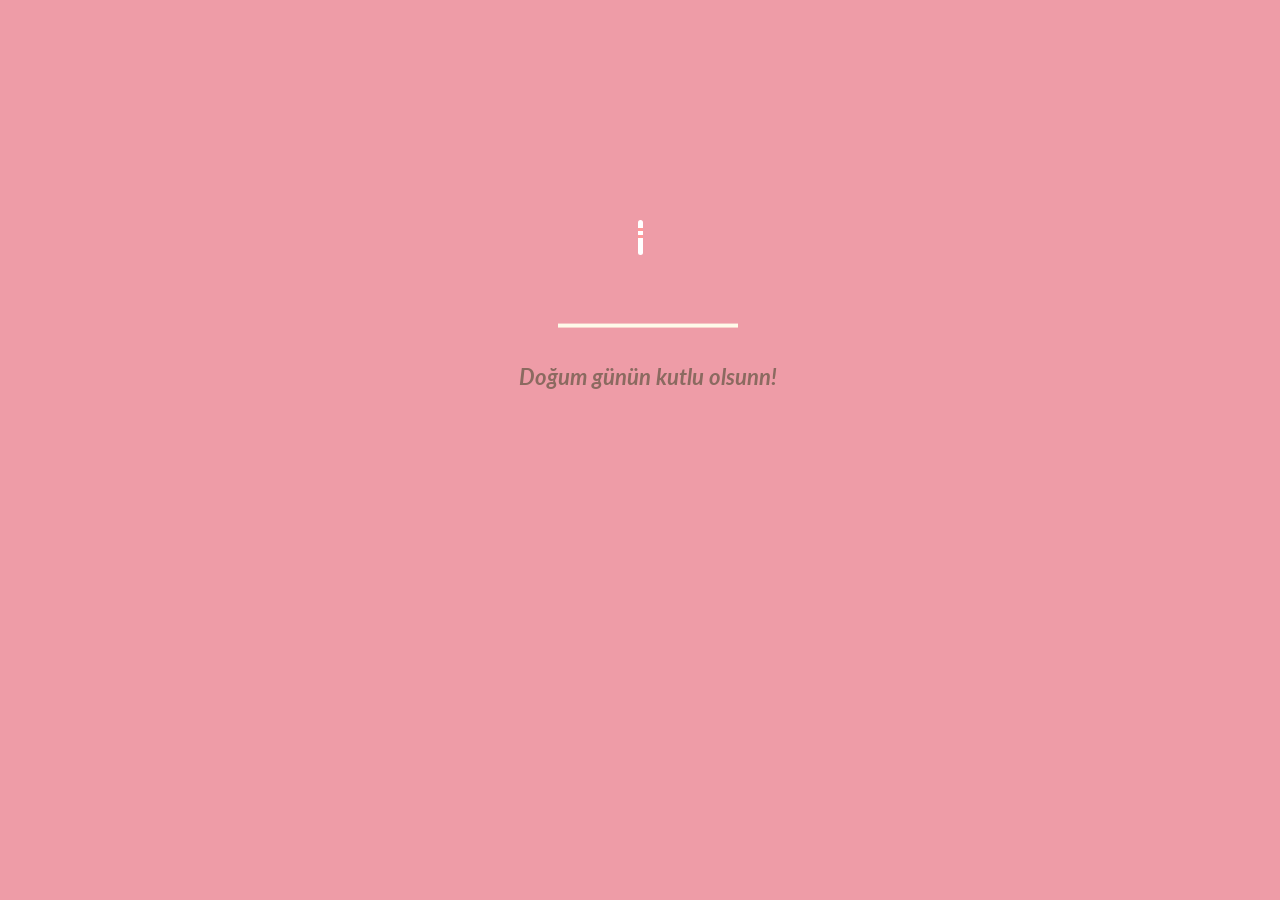
<file: Tools von 09.03.25/Birthday Cake/index.html>
<!DOCTYPE html>
<html lang="en">
<head>
    <meta charset="UTF-8">
    <meta name="viewport" content="width=device-width, initial-scale=1.0">
    
</head>
<body>
    <link rel="stylesheet" href="style.css">
    
</body>
</html>
<div class="velas">
    <div class="fuego"></div>
    <div class="fuego"></div>
    <div class="fuego"></div>
    <div class="fuego"></div>
    <div class="fuego"></div>
</div>
<svg id="cake" version="1.1" x="0px" y="0px" width="200px" height="500px" viewBox="0 0 200 500" enable-background="new 0 0 200 500" xml:space="preserve">
    <path fill="#a88679" d="M173.667-13.94c-49.298,0-102.782,0-147.334,0c-3.999,0-4-16.002,0-16.002
		c44.697,0,96.586,0,147.334,0C177.667-29.942,177.668-13.94,173.667-13.94z">
        <animate id="bizcocho_3" attributeName="d" calcMode="spline" keySplines="0 0 1 1; 0 0 1 1" begin="relleno_2.end" dur="0.15s" fill="freeze" values="
                          M173.667-13.94c-49.298,0-102.782,0-147.334,0c-3.999,0-4-16.002,0-16.002
		c44.697,0,96.586,0,147.334,0C177.667-29.942,177.668-13.94,173.667-13.94z
                          ;
                          M173.667,411.567c-47.995,12.408-102.955,12.561-147.334,0
		c-3.848-1.089-0.189-16.089,3.661-15.002c44.836,12.66,90.519,12.753,139.427,0.07
		C173.293,395.631,177.541,410.566,173.667,411.567z
                          ;
                          M173.667,427.569c-49.795,0-101.101,0-147.334,0c-3.999,0-4-16.002,0-16.002
		c46.385,0,97.539,0,147.334,0C177.668,411.567,177.667,427.569,173.667,427.569z
                          " />
    </path>
    <path fill="#8b6a60" d="M100-178.521c1.858,0,3.364,1.506,3.364,3.363c0,0,0,33.17,0,44.227
		c0,19.144,0,57.431,0,76.574c0,10.152,0,40.607,0,40.607c0,1.858-1.506,3.364-3.364,3.364l0,0c-1.858,0-3.364-1.506-3.364-3.364c0,0,0-30.455,0-40.607c0-19.144,0-57.432,0-76.575c0-11.057,0-44.226,0-44.226C96.636-177.015,98.142-178.521,100-178.521
		L100-178.521z">
        <animate id="relleno_2" attributeName="d" calcMode="spline" keySplines="0 0 1 1; 0 0 1 1; 0 0 0.58 1" begin="bizcocho_2.end" dur="0.25s" fill="freeze" values="
                          M100-178.521c1.858,0,3.364,1.506,3.364,3.363c0,0,0,33.17,0,44.227
		c0,19.144,0,57.431,0,76.574c0,10.152,0,40.607,0,40.607c0,1.858-1.506,3.364-3.364,3.364l0,0c-1.858,0-3.364-1.506-3.364-3.364c0,0,0-30.455,0-40.607c0-19.144,0-57.432,0-76.575c0-11.057,0-44.226,0-44.226C96.636-177.015,98.142-178.521,100-178.521
		L100-178.521z
                          ;
                          M100,267.257c1.858,0,3.364,1.506,3.364,3.363c0,0,0,33.17,0,44.227
		c0,19.143,0,57.43,0,76.574c0,10.151,0,40.606,0,40.606c0,1.858-1.506,3.364-3.364,3.364l0,0c-1.858,0-3.364-1.506-3.364-3.364
		c0,0,0-30.455,0-40.606c0-19.145,0-57.432,0-76.576c0-11.057,0-44.225,0-44.225C96.636,268.763,98.142,267.257,100,267.257
		L100,267.257z
                          ;
                          M93.928,405.433c-0.655,6.444-0.102,9.067,2.957,11.798c0,0,8.083,5.571,16.828,3.503
		c18.629-4.406,43.813,6.194,50.792,7.791c14.75,3.375,9.162,6.867,9.162,6.867c-2.412,2.258-58.328,0-73.667,0l0,0
		c-1.858,0-69.995,2.133-73.667,0c0,0-3.337-2.439,6.172-5.992c11.375-4.25,52.875,8.822,47.139-9.442
		c-6.333-20.167,5.226-21.514,5.226-21.514c3.435-0.915,12.78-6.663,10.923-0.546L93.928,405.433z
                          ;
                          M102.242,427.569c5.348,0,14.079,0,17.462,0c0,0,17.026,0,27.504,0
		c19.143,0,20.39-3.797,26.459,0c3,1.877,0,7.823,0,7.823c-2.412,2.258-58.328,0-73.667,0l0,0c-1.858,0-67.187,0-73.667,0
		c0,0-4.125-4.983,0-7.823c5.201-3.58,16.085,0,23.725,0c8.841,0,20.762,0,20.762,0c3.686,0,8.597,0,19.511,0H102.242z
                          " />
    </path>
    <path fill="#a88679" d="M173.667-15.929c-46.512,0-105.486,0-147.334,0c-3.999,0-4-16.002,0-16.002
		c43.566,0,97.96,0,147.334,0C177.667-31.931,177.666-15.929,173.667-15.929z">
        <animate id="bizcocho_2" attributeName="d" calcMode="spline" keySplines="0 0 1 1; 0 0 1 1; 0.25 0 0.58 1" begin="relleno_1.end" dur="0.25s" fill="freeze" values="
                          M173.667-15.929c-46.512,0-105.486,0-147.334,0c-3.999,0-4-16.002,0-16.002
		c43.566,0,97.96,0,147.334,0C177.667-31.931,177.666-15.929,173.667-15.929z
                          ;
                          M173.434,445.393c-47.269,8.001-105.245,8.001-147.334,0c-3.929-0.747-0.692-16.543,3.243-15.824
		c43.828,8.001,92.165,8.001,140.739,0C174.029,428.918,177.377,444.726,173.434,445.393z
                          ;
                          M173.667,449.514c-47.576-5.454-102.799-5.744-147.333,0c-3.966,0.512-3.938-15.297,0-16.002
		c43.683-7.823,97.646-8.026,147.333,0C177.616,434.15,177.642,449.969,173.667,449.514z
                          ;
                          M173.667,451.394c-49.298,0-102.782,0-147.334,0c-3.999,0-4-16.002,0-16.002
		c44.697,0,96.586,0,147.334,0C177.667,435.392,177.668,451.394,173.667,451.394z
                          " />
    </path>
    <path fill="#8b6a60" d="M101.368-73.685c0,12.164,0,15.18,0,28.519c0,22.702,0-13.661,0,8.304c0,14.48,0,18.233,0,30.512
		c0,1.753-2.958,1.847-2.958,0c0-12.68,0-16.277,0-30.401c0-21.983,0,11.66,0-8.305c0-13.027,0-15.992,0-28.628
		C98.411-75.883,101.368-75.592,101.368-73.685z">
        <animate id="relleno_1" attributeName="d" calcMode="spline" keySplines="0 0 1 1; 0 0 1 1; 0 0 0.6 1" begin="bizcocho_1.end" dur="0.25s" fill="freeze" values="
                          M101.368-73.685c0,12.164,0,15.18,0,28.519c0,22.702,0-13.661,0,8.304c0,14.48,0,18.233,0,30.512
		c0,1.753-2.958,1.847-2.958,0c0-12.68,0-16.277,0-30.401c0-21.983,0,11.66,0-8.305c0-13.027,0-15.992,0-28.628
		C98.411-75.883,101.368-75.592,101.368-73.685z
                          ;
                          M101.368,350.885c0,12.164,0,65.18,0,78.518c0,22.703,0-33.66,0-11.695c0,14.48,0,28.232,0,40.512
		c0,1.753-2.958,1.847-2.958,0c0-12.68,0-26.277,0-40.402c0-21.982,0,31.66,0,11.695c0-13.027,0-65.992,0-78.627
		C98.411,348.686,101.368,348.977,101.368,350.885z
                          ;
                          M128.38,447.567c37.626,6.312,39.303,13.658,26.833,12.833c-22.653-1.499-13.636-0.831-23.302-0.831
		c-14.48,0-17.884,0-30.163,0c-2.087,0-2.068,0-3.915,0c-13.333,0-8.963,0-23.088,0c-11.668,0-14.062,5.995-27.532,1.164
		c-12.629-4.529,38.667-3.167,46.833-17.333C100.077,432.94,105.546,443.736,128.38,447.567z
                          ;
                          M173.667,451.394c2.875,0,2.997,9.257,0,9.131c-22.662-0.956-32.09-0.956-41.756-0.956
		c-14.48,0-17.884,0-30.163,0c-2.087,0-2.068,0-3.915,0c-13.333,0-8.963,0-23.088,0c-11.668,0-34.99-0.294-48.412,1.831
		c-4.109,0.65-3.01-10.006,0-10.006C37.129,451.394,149.379,451.394,173.667,451.394z
                          " />
    </path>
    <path fill="#a88679" d="M173.667,21.571c-33.174,0-111.467,0-147.334,0c-4,0-4-16.002,0-16.002c39.836,0,105.982,0,147.334,0
		C177.668,5.569,177.667,21.571,173.667,21.571z">
        <animate id="bizcocho_1" attributeName="d" calcMode="spline" keySplines="0 0 1 1; 0 0 1 1; 0 0 1 1; 0.25 0 1 1; 0 0 1 1; 0.25 0 0.6 1" begin="2s" dur="0.4s" fill="freeze" values="
                          M173.667,21.571c-33.174,0-111.467,0-147.334,0c-4,0-4-16.002,0-16.002c39.836,0,105.982,0,147.334,0
		C177.668,5.569,177.667,21.571,173.667,21.571z
                          ;
                          M173.667,459.569c-33.197,16.002-110.782,16.002-147.334,0c-3.664-1.604,1.614-15.617,5.337-14.153
		c40.702,16.002,94.289,16.104,136.505,0.103C171.917,444.1,177.271,457.832,173.667,459.569z
                          ;
                          M171.817,475.571c-39.361-3.001-105.438-2.571-143.556,0c-3.991,0.27-7.377-14.736-3.387-15.014
		c41.553-2.888,104.421-3.121,150.51-0.233C179.378,460.574,175.806,475.875,171.817,475.571z
                          ;
                          M171.817,459.564c-38.8-12.188-104.504-13.762-143.556,0c-3.772,1.329-7.961-12.604-4.178-13.905
		c40.864-14.064,105.114-15.52,151.918-0.973C179.822,445.874,175.634,460.762,171.817,459.564z
                          ;
                          M173.667,475.571c-46.376-5.005-105.924-4.003-147.334,0c-3.981,0.385-3.479-15.421,0.479-16.002
		c43.087-6.327,97.705-7.083,146.855,0.438C177.621,460.613,177.644,476,173.667,475.571z
                          ;
                          M173.667,474.117c-46.376,1.866-105.638,2.01-147.334,0c-3.995-0.192-3.52-16.144,0.479-16.002
		c43.794,1.55,96.341,1.541,145.723,0C176.532,457.99,177.663,473.956,173.667,474.117z
                          ;
                          M173.667,475.571c-46.512,0-105.486,0-147.334,0c-3.999,0-4-16.002,0-16.002c43.566,0,97.96,0,147.334,0
		C177.667,459.569,177.666,475.571,173.667,475.571z
                          " />
    </path>
    <path fill="#fefae9" d="M104.812,113.216c0,3.119-2.164,5.67-4.812,5.67c-2.646,0-4.812-2.551-4.812-5.67c0-5.594,0-16.782,0-22.375
	c0-5.143,0-15.427,0-20.568c0-7.333,0-21.998,0-29.33c0-5.523,0-16.569,0-22.092c0-3.295,0-9.885,0-13.181
	C95.188,2.551,97.353,0,100,0c2.648,0,4.812,2.551,4.812,5.669c0,3.248,0,9.743,0,12.991c0,5.428,0,16.284,0,21.711
	c0,7.618,0,22.854,0,30.472c0,4.952,0,14.854,0,19.807C104.812,96.292,104.812,107.576,104.812,113.216z">
        <animate id="crema" attributeName="d" calcMode="spline" keySplines="0 0 1 1; 0 0 1 1; 0 0 1 1; 0.25 0 1 1; 0 0 1 1; 0 0 0.58 1" begin="bizcocho_3.end" dur="1s" fill="freeze" values="
                          M104.812,113.216c0,3.119-2.164,5.67-4.812,5.67c-2.646,0-4.812-2.551-4.812-5.67c0-5.594,0-16.782,0-22.375
	c0-5.143,0-15.427,0-20.568c0-7.333,0-21.998,0-29.33c0-5.523,0-16.569,0-22.092c0-3.295,0-9.885,0-13.181
	C95.188,2.551,97.353,0,100,0c2.648,0,4.812,2.551,4.812,5.669c0,3.248,0,9.743,0,12.991c0,5.428,0,16.284,0,21.711
	c0,7.618,0,22.854,0,30.472c0,4.952,0,14.854,0,19.807C104.812,96.292,104.812,107.576,104.812,113.216z
                          ;
                          M104.812,405.897c0,3.119-2.164,5.67-4.812,5.67c-2.646,0-4.812-2.551-4.812-5.67c0-5.594,0-16.782,0-22.376
	c0-5.143,0-15.426,0-20.568c0-7.332,0-21.997,0-29.33c0-5.522,0-16.568,0-22.092c0-3.295,0-9.885,0-13.181
	c0-3.118,2.165-5.669,4.812-5.669c2.648,0,4.812,2.551,4.812,5.669c0,3.247,0,9.743,0,12.991c0,5.428,0,16.283,0,21.711
	c0,7.618,0,22.854,0,30.473c0,4.951,0,14.854,0,19.807C104.812,388.972,104.812,400.256,104.812,405.897z
                          ;
                          M111.873,411.567c-3.119,0-9.226,0-11.874,0c-2.646,0-7.748,0-10.867,0c-7.086,0-12.698,0-18.292,0
	c-6.592,0-12.871,7.371-19.166,3.008c-10.043-6.961-7.776-10.169,2.991-17.745c12.61-8.873,27.713,1.994,25.919-7.531
	c-2.589-13.742,11.008-14.513,11.365-17.789c0.441-4.051,4.235-11.107,8.051-8.175c3.113,2.393,1.007,8.008,0,13.159
	c-1.871,9.569,8.058,2.113,9.494,14.155c2.592,21.732,21.184-0.675,29.309,7.976c5.216,5.553,18.413,5.552,15.426,12.942
	c-3.131,7.745-15.825-4.369-23.8,2.903C126.261,418.271,118.301,411.567,111.873,411.567z
                          ;
                          M111.873,411.567c-3.119,0-9.226,0-11.874,0c-2.646,0-9.734,4.069-12.853,4.069
	c-7.086,0-10.712-4.069-16.306-4.069c-6.592,0-12.12,6.013-19.166,3.008c-7.053-3.008-7.458,2.026-18.659,1.165
	c-6.832-0.525-7.522-3.034-7.533-6.265c-0.037-10.336,22.073-2.452,36.613-2.628c10.234-0.124,19.856-1.439,37.905-2.102
	c16.642-0.61,32.699,1.552,46.009,1.927c12.438,0.351,29.663-8.99,31.532,3.315c0.773,5.093-5.605,3.342-11.211,9.579
	c-5.093,5.667-7.59-4.605-12.965-3.832c-8.269,1.189-14.962-8.537-22.937-1.265C126.261,418.271,118.301,411.567,111.873,411.567z
                          ;
                          M110.946,413.652c-2.904-1.137-8.405-2.748-12.446-0.97c-6.099,2.685-7.273,10.358-13.253,8.242
	c-7.843-2.775-8.953-5.008-14.546-5.01c-24.653-0.011-4.849,26.507-18.264,26.507c-12.377,0,5.791-33.537-19.422-26.682
	c-7.703,2.095-9.806-0.942-9.817-4.173c-0.037-10.336,24.357-4.544,38.897-4.72c10.234-0.124,19.856-1.439,37.905-2.102
	c16.642-0.61,32.699,1.552,46.009,1.927c12.438,0.351,28.973-8.865,31.532,3.315c1.449,6.896,0.318,15.624-3.874,15.624
	c-7.619,0-1.788-15.192-19.243-7.111c-7.581,3.51-15.963-9.738-26.669,1.066C120.644,426.744,118.381,416.561,110.946,413.652z
                          ;
                          M111.547,413.9c-2.969-0.956-8.775-0.949-13.167-0.5c-14.667,1.5-8.325,16.508-14.667,16.666
	c-6.667,0.166-0.167-13.5-13.013-14.151c-30.471-1.545-5.572,46.651-18.987,46.651c-12.377,0,10.333-50.166-18.667-44.5
	c-7.835,1.531-9.537-1.417-9.548-4.647c-0.037-10.336,23.675-5.177,38.215-5.353c10.234-0.124,20.618-1.671,38.667-2.333
	c16.642-0.61,32.023,1.458,45.333,1.833c12.438,0.351,33.819-8.431,33.199,4.001c-0.532,10.666,0.414,26.166-5.245,25.833
	c-7.606-0.447-2.954-31.5-19.243-18.899c-7.985,6.177-17.658-5.969-27.377,5.732C118.88,434.066,121.38,417.067,111.547,413.9z
                          ;
                          M111.547,415.233c-6.667-0.834-9.667,4.667-13.833,3.333c-19.649-6.291-8.158,22.176-14.5,22.334
	c-6.667,0.166,2.833-18-13.333-22.167c-29.544-7.615-9.667,43.833-20.167,43.833c-10.333,0,8.004-55.006-16.833-39
	c-7.5,4.833-9.508-3.78-9.299-7.004c0.799-12.329,23.592-7.153,38.132-7.329c10.234-0.124,20.238-1.505,38.287-2.167
	c16.642-0.61,32.903,1.125,46.213,1.5c12.438,0.351,35.058-5.579,31.863,6.451c-5.532,20.833,1.25,28.216-4.409,27.883
	c-7.606-0.447-6.058-37.895-20.62-23.333c-10.167,10.166-15.972-0.747-25,12C119.547,443.568,121.798,416.515,111.547,415.233z
                          " />
    </path>
    <rect x="10" y="475.571" fill="#fefae9" width="180" height="4" />
</svg>
<div class="text">
  <h1>Doğum günün kutlu olsunn!</h1>
  <p></p>
</div>
</file>
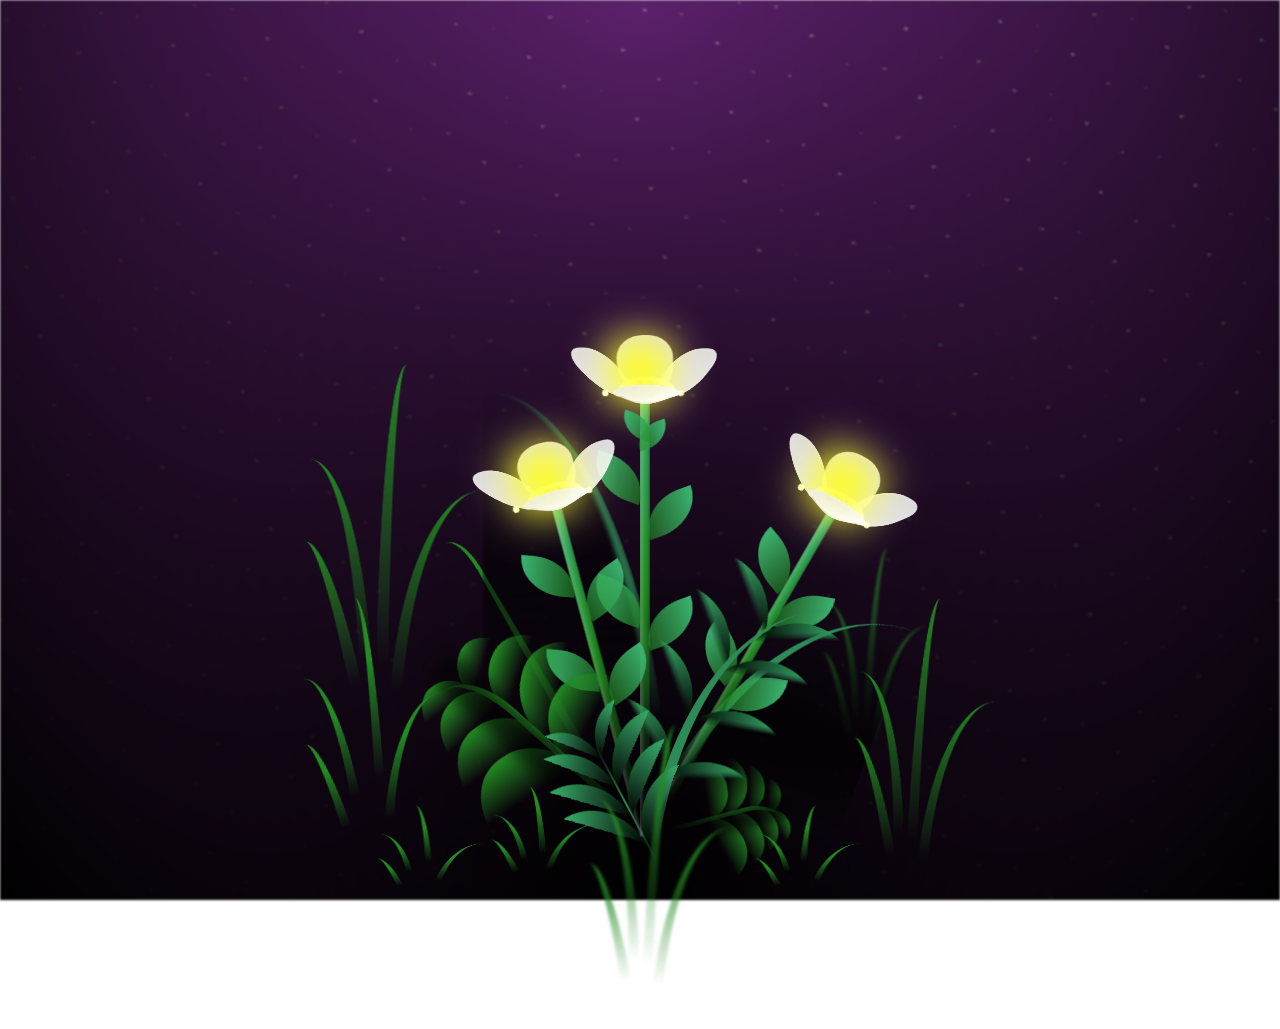
<file: Tools von 09.03.25/Flower/index.html>
<!DOCTYPE html>
<html lang="en">
<head>
    <meta charset="UTF-8">
    <meta name="viewport" content="width=device-width, initial-scale=1.0">
    <link rel="stylesheet" href="flower.css">
    <title>Flower</title>
</head>
  
<body class="not-loaded">
  
    <div class="night"></div>
    <div class="flowers">
      <div class="flower flower--1">
        <div class="flower__leafs flower__leafs--1">
          <div class="flower__leaf flower__leaf--1"></div>
          <div class="flower__leaf flower__leaf--2"></div>
          <div class="flower__leaf flower__leaf--3"></div>
          <div class="flower__leaf flower__leaf--4"></div>
          

          <div class="flower__white-circle"></div>
  
          <div class="flower__light flower__light--1"></div>
          <div class="flower__light flower__light--2"></div>
          <div class="flower__light flower__light--3"></div>
          <div class="flower__light flower__light--4"></div>
          <div class="flower__light flower__light--5"></div>
          <div class="flower__light flower__light--6"></div>
          <div class="flower__light flower__light--7"></div>
          <div class="flower__light flower__light--8"></div>
  
        </div>
        <div class="flower__line">
          <div class="flower__line__leaf flower__line__leaf--1"></div>
          <div class="flower__line__leaf flower__line__leaf--2"></div>
          <div class="flower__line__leaf flower__line__leaf--3"></div>
          <div class="flower__line__leaf flower__line__leaf--4"></div>
          <div class="flower__line__leaf flower__line__leaf--5"></div>
          <div class="flower__line__leaf flower__line__leaf--6"></div>
        </div>
      </div>
  
      <div class="flower flower--2">
        <div class="flower__leafs flower__leafs--2">
          <div class="flower__leaf flower__leaf--1"></div>
          <div class="flower__leaf flower__leaf--2"></div>
          <div class="flower__leaf flower__leaf--3"></div>
          <div class="flower__leaf flower__leaf--4"></div>
          <div class="flower__white-circle"></div>
  
          <div class="flower__light flower__light--1"></div>
          <div class="flower__light flower__light--2"></div>
          <div class="flower__light flower__light--3"></div>
          <div class="flower__light flower__light--4"></div>
          <div class="flower__light flower__light--5"></div>
          <div class="flower__light flower__light--6"></div>
          <div class="flower__light flower__light--7"></div>
          <div class="flower__light flower__light--8"></div>
  
        </div>
        <div class="flower__line">
          <div class="flower__line__leaf flower__line__leaf--1"></div>
          <div class="flower__line__leaf flower__line__leaf--2"></div>
          <div class="flower__line__leaf flower__line__leaf--3"></div>
          <div class="flower__line__leaf flower__line__leaf--4"></div>
        </div>
      </div>
  
      <div class="flower flower--3">
        <div class="flower__leafs flower__leafs--3">
          <div class="flower__leaf flower__leaf--1"></div>
          <div class="flower__leaf flower__leaf--2"></div>
          <div class="flower__leaf flower__leaf--3"></div>
          <div class="flower__leaf flower__leaf--4"></div>
          <div class="flower__white-circle"></div>
  
          <div class="flower__light flower__light--1"></div>
          <div class="flower__light flower__light--2"></div>
          <div class="flower__light flower__light--3"></div>
          <div class="flower__light flower__light--4"></div>
          <div class="flower__light flower__light--5"></div>
          <div class="flower__light flower__light--6"></div>
          <div class="flower__light flower__light--7"></div>
          <div class="flower__light flower__light--8"></div>
  
        </div>
        <div class="flower__line">
          <div class="flower__line__leaf flower__line__leaf--1"></div>
          <div class="flower__line__leaf flower__line__leaf--2"></div>
          <div class="flower__line__leaf flower__line__leaf--3"></div>
          <div class="flower__line__leaf flower__line__leaf--4"></div>
        </div>
      </div>
  
      <div class="grow-ans" style="--d:1.2s">
        <div class="flower__g-long">
          <div class="flower__g-long__top"></div>
          <div class="flower__g-long__bottom"></div>
        </div>
      </div>
  
      <div class="growing-grass">
        <div class="flower__grass flower__grass--1">
          <div class="flower__grass--top"></div>
          <div class="flower__grass--bottom"></div>
          <div class="flower__grass__leaf flower__grass__leaf--1"></div>
          <div class="flower__grass__leaf flower__grass__leaf--2"></div>
          <div class="flower__grass__leaf flower__grass__leaf--3"></div>
          <div class="flower__grass__leaf flower__grass__leaf--4"></div>
          <div class="flower__grass__leaf flower__grass__leaf--5"></div>
          <div class="flower__grass__leaf flower__grass__leaf--6"></div>
          <div class="flower__grass__leaf flower__grass__leaf--7"></div>
          <div class="flower__grass__leaf flower__grass__leaf--8"></div>
          <div class="flower__grass__overlay"></div>
        </div>
      </div>
  
      <div class="growing-grass">
        <div class="flower__grass flower__grass--2">
          <div class="flower__grass--top"></div>
          <div class="flower__grass--bottom"></div>
          <div class="flower__grass__leaf flower__grass__leaf--1"></div>
          <div class="flower__grass__leaf flower__grass__leaf--2"></div>
          <div class="flower__grass__leaf flower__grass__leaf--3"></div>
          <div class="flower__grass__leaf flower__grass__leaf--4"></div>
          <div class="flower__grass__leaf flower__grass__leaf--5"></div>
          <div class="flower__grass__leaf flower__grass__leaf--6"></div>
          <div class="flower__grass__leaf flower__grass__leaf--7"></div>
          <div class="flower__grass__leaf flower__grass__leaf--8"></div>
          <div class="flower__grass__overlay"></div>
        </div>
      </div>
  
      <div class="grow-ans" style="--d:2.4s">
        <div class="flower__g-right flower__g-right--1">
          <div class="leaf"></div>
        </div>
      </div>
  
      <div class="grow-ans" style="--d:2.8s">
        <div class="flower__g-right flower__g-right--2">
          <div class="leaf"></div>
        </div>
      </div>
  
      <div class="grow-ans" style="--d:2.8s">
        <div class="flower__g-front">
          <div class="flower__g-front__leaf-wrapper flower__g-front__leaf-wrapper--1">
            <div class="flower__g-front__leaf"></div>
          </div>
          <div class="flower__g-front__leaf-wrapper flower__g-front__leaf-wrapper--2">
            <div class="flower__g-front__leaf"></div>
          </div>
          <div class="flower__g-front__leaf-wrapper flower__g-front__leaf-wrapper--3">
            <div class="flower__g-front__leaf"></div>
          </div>
          <div class="flower__g-front__leaf-wrapper flower__g-front__leaf-wrapper--4">
            <div class="flower__g-front__leaf"></div>
          </div>
          <div class="flower__g-front__leaf-wrapper flower__g-front__leaf-wrapper--5">
            <div class="flower__g-front__leaf"></div>
          </div>
          <div class="flower__g-front__leaf-wrapper flower__g-front__leaf-wrapper--6">
            <div class="flower__g-front__leaf"></div>
          </div>
          <div class="flower__g-front__leaf-wrapper flower__g-front__leaf-wrapper--7">
            <div class="flower__g-front__leaf"></div>
          </div>
          <div class="flower__g-front__leaf-wrapper flower__g-front__leaf-wrapper--8">
            <div class="flower__g-front__leaf"></div>
          </div>
          <div class="flower__g-front__line"></div>
        </div>
      </div>
  
      <div class="grow-ans" style="--d:3.2s">
        <div class="flower__g-fr">
          <div class="leaf"></div>
          <div class="flower__g-fr__leaf flower__g-fr__leaf--1"></div>
          <div class="flower__g-fr__leaf flower__g-fr__leaf--2"></div>
          <div class="flower__g-fr__leaf flower__g-fr__leaf--3"></div>
          <div class="flower__g-fr__leaf flower__g-fr__leaf--4"></div>
          <div class="flower__g-fr__leaf flower__g-fr__leaf--5"></div>
          <div class="flower__g-fr__leaf flower__g-fr__leaf--6"></div>
          <div class="flower__g-fr__leaf flower__g-fr__leaf--7"></div>
          <div class="flower__g-fr__leaf flower__g-fr__leaf--8"></div>
        </div>
      </div>
  
      <div class="long-g long-g--0">
        <div class="grow-ans" style="--d:3s">
          <div class="leaf leaf--0"></div>
        </div>
        <div class="grow-ans" style="--d:2.2s">
          <div class="leaf leaf--1"></div>
        </div>
        <div class="grow-ans" style="--d:3.4s">
          <div class="leaf leaf--2"></div>
        </div>
        <div class="grow-ans" style="--d:3.6s">
          <div class="leaf leaf--3"></div>
        </div>
      </div>
  
      <div class="long-g long-g--1">
        <div class="grow-ans" style="--d:3.6s">
          <div class="leaf leaf--0"></div>
        </div>
        <div class="grow-ans" style="--d:3.8s">
          <div class="leaf leaf--1"></div>
        </div>
        <div class="grow-ans" style="--d:4s">
          <div class="leaf leaf--2"></div>
        </div>
        <div class="grow-ans" style="--d:4.2s">
          <div class="leaf leaf--3"></div>
        </div>
      </div>
  
      <div class="long-g long-g--2">
        <div class="grow-ans" style="--d:4s">
          <div class="leaf leaf--0"></div>
        </div>
        <div class="grow-ans" style="--d:4.2s">
          <div class="leaf leaf--1"></div>
        </div>
        <div class="grow-ans" style="--d:4.4s">
          <div class="leaf leaf--2"></div>
        </div>
        <div class="grow-ans" style="--d:4.6s">
          <div class="leaf leaf--3"></div>
        </div>
      </div>
  
      <div class="long-g long-g--3">
        <div class="grow-ans" style="--d:4s">
          <div class="leaf leaf--0"></div>
        </div>
        <div class="grow-ans" style="--d:4.2s">
          <div class="leaf leaf--1"></div>
        </div>
        <div class="grow-ans" style="--d:3s">
          <div class="leaf leaf--2"></div>
        </div>
        <div class="grow-ans" style="--d:3.6s">
          <div class="leaf leaf--3"></div>
        </div>
      </div>
  
      <div class="long-g long-g--4">
        <div class="grow-ans" style="--d:4s">
          <div class="leaf leaf--0"></div>
        </div>
        <div class="grow-ans" style="--d:4.2s">
          <div class="leaf leaf--1"></div>
        </div>
        <div class="grow-ans" style="--d:3s">
          <div class="leaf leaf--2"></div>
        </div>
        <div class="grow-ans" style="--d:3.6s">
          <div class="leaf leaf--3"></div>
        </div>
      </div>
  
      <div class="long-g long-g--5">
        <div class="grow-ans" style="--d:4s">
          <div class="leaf leaf--0"></div>
        </div>
        <div class="grow-ans" style="--d:4.2s">
          <div class="leaf leaf--1"></div>
        </div>
        <div class="grow-ans" style="--d:3s">
          <div class="leaf leaf--2"></div>
        </div>
        <div class="grow-ans" style="--d:3.6s">
          <div class="leaf leaf--3"></div>
        </div>
      </div>
  
      <div class="long-g long-g--6">
        <div class="grow-ans" style="--d:4.2s">
          <div class="leaf leaf--0"></div>
        </div>
        <div class="grow-ans" style="--d:4.4s">
          <div class="leaf leaf--1"></div>
        </div>
        <div class="grow-ans" style="--d:4.6s">
          <div class="leaf leaf--2"></div>
        </div>
        <div class="grow-ans" style="--d:4.8s">
          <div class="leaf leaf--3"></div>
        </div>
      </div>
  
      <div class="long-g long-g--7">
        <div class="grow-ans" style="--d:3s">
          <div class="leaf leaf--0"></div>
        </div>
        <div class="grow-ans" style="--d:3.2s">
          <div class="leaf leaf--1"></div>
        </div>
        <div class="grow-ans" style="--d:3.5s">
          <div class="leaf leaf--2"></div>
        </div>
        <div class="grow-ans" style="--d:3.6s">
          <div class="leaf leaf--3"></div>
        </div>
      </div>
    </div>
    <script src="flower.js"></script>
  </body>
</html>
</file>
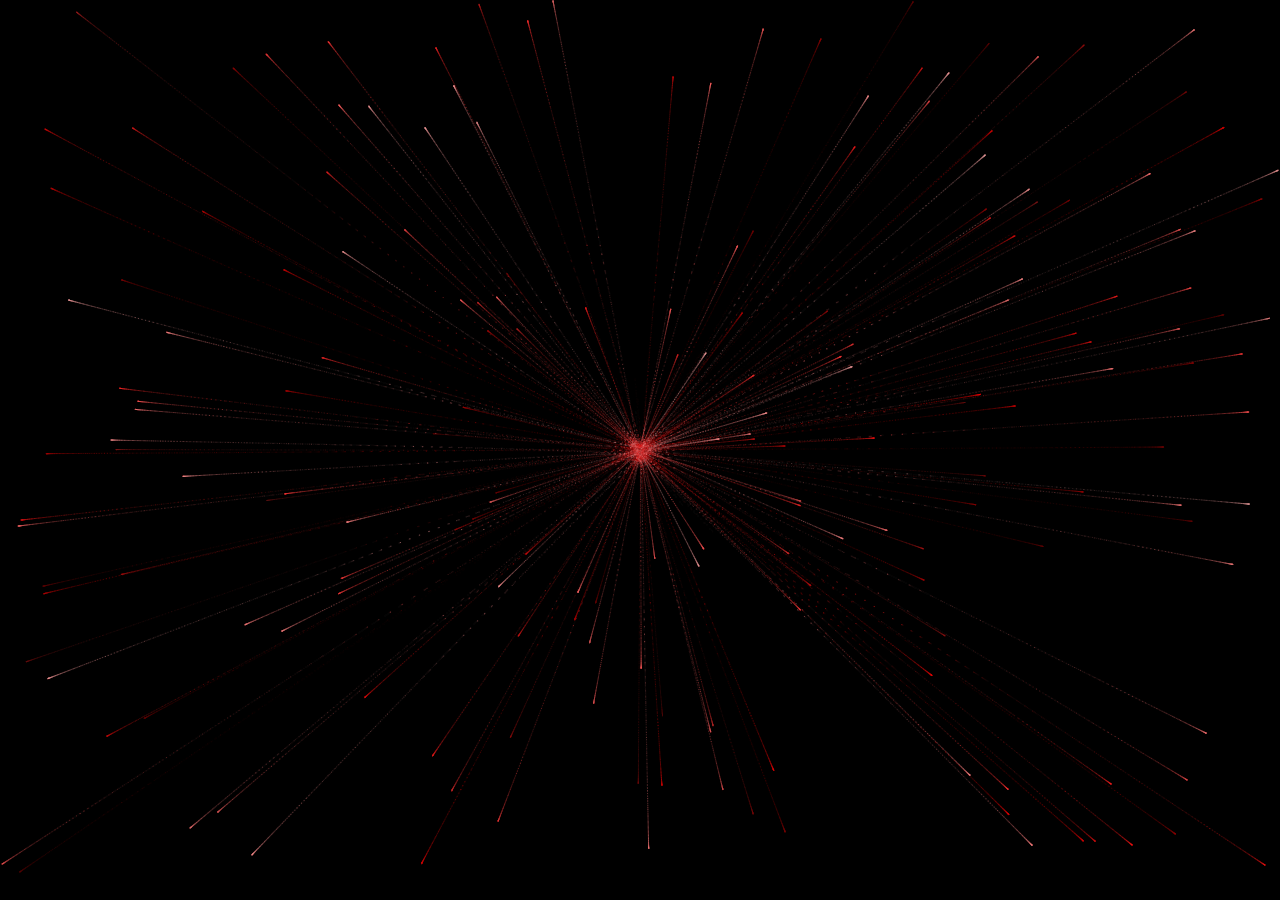
<file: Tools von 09.03.25/Heart Animation/index.html>
<!DOCTYPE html>
<html lang="en">
<head>
  <meta charset="UTF-8">
  <meta name="viewport" content="width=device-width, initial-scale=1.0">
  <title>Heart Animation</title>
  <style>
    body {
      margin: 0;
      overflow: hidden;
      background-color: #000;
    }
    canvas {
      display: block;
      width: 100%;
      height: 100%;
    }
  </style>
</head>
<body>
  <canvas id="heart"></canvas>

  <script>
    // requestAnimationFrame polyfill
    window.requestAnimationFrame = window.__requestAnimationFrame ||
      window.requestAnimationFrame ||
      window.webkitRequestAnimationFrame ||
      window.mozRequestAnimationFrame ||
      window.oRequestAnimationFrame ||
      window.msRequestAnimationFrame ||
      function(callback) {
        var lastTime = 0;
        var currTime = Date.now();
        var timeToCall = Math.max(0, 16 - (currTime - lastTime));
        var id = window.setTimeout(function() { callback(currTime + timeToCall); }, 
          timeToCall);
        lastTime = currTime + timeToCall;
        return id;
      };

    // Detect mobile device
    window.isDevice = /android|webos|iphone|ipad|ipod|blackberry|iemobile|opera mini/i.test(
      (navigator.userAgent || navigator.vendor || window.opera).toLowerCase()
    );

    var loaded = false;
    var init = function() {
      if (loaded) return;
      loaded = true;
      
      var mobile = window.isDevice;
      var koef = mobile ? 0.5 : 1;
      var canvas = document.getElementById('heart');
      var ctx = canvas.getContext('2d');
      var width = canvas.width = koef * innerWidth;
      var height = canvas.height = koef * innerHeight;
      var rand = Math.random;
      
      ctx.fillStyle = "rgba(0,0,0,1)";
      ctx.fillRect(0, 0, width, height);

      var heartPosition = function(rad) {
        return [
          Math.pow(Math.sin(rad), 3),
          -(15 * Math.cos(rad) - 5 * Math.cos(2 * rad) - 2 * Math.cos(3 * rad) - Math.cos(4 * rad))
        ];
      };

      var scaleAndTranslate = function(pos, sx, sy, dx, dy) {
        return [dx + pos[0] * sx, dy + pos[1] * sy];
      };

      window.addEventListener('resize', function() {
        width = canvas.width = koef * innerWidth;
        height = canvas.height = koef * innerHeight;
        ctx.fillStyle = "rgba(0,0,0,1)";
        ctx.fillRect(0, 0, width, height);
      });

      var traceCount = mobile ? 20 : 50;
      var pointsOrigin = [];
      var i;
      var dr = mobile ? 0.3 : 0.1;
      
      for (i = 0; i < Math.PI * 2; i += dr) {
        pointsOrigin.push(scaleAndTranslate(heartPosition(i), 210, 13, 0, 0));
      }
      for (i = 0; i < Math.PI * 2; i += dr) {
        pointsOrigin.push(scaleAndTranslate(heartPosition(i), 150, 9, 0, 0));
      }
      for (i = 0; i < Math.PI * 2; i += dr) {
        pointsOrigin.push(scaleAndTranslate(heartPosition(i), 90, 5, 0, 0));
      }
      
      var heartPointsCount = pointsOrigin.length;
      var targetPoints = [];
      
      var pulse = function(kx, ky) {
        for (i = 0; i < pointsOrigin.length; i++) {
          targetPoints[i] = [];
          targetPoints[i][0] = kx * pointsOrigin[i][0] + width / 2;
          targetPoints[i][1] = ky * pointsOrigin[i][1] + height / 2;
        }
      };

      var e = [];
      for (i = 0; i < heartPointsCount; i++) {
        var x = rand() * width;
        var y = rand() * height;
        e[i] = {
          vx: 0,
          vy: 0,
          R: 2,
          speed: rand() + 5,
          q: ~~(rand() * heartPointsCount),
          D: 2 * (i % 2) - 1,
          force: 0.2 * rand() + 0.7,
          f: "hsla(0," + ~~(40 * rand() + 60) + "%," + ~~(60 * rand() + 20) + "%,.3)",
          trace: []
        };
        for (var k = 0; k < traceCount; k++) {
          e[i].trace[k] = { x: x, y: y };
        }
      }

      var config = {
        traceK: 0.4,
        timeDelta: 0.01
      };

      var time = 0;
      var loop = function() {
        var n = -Math.cos(time);
        pulse((1 + n) * 0.5, (1 + n) * 0.5);
        time += (Math.sin(time) < 0 ? 9 : (n > 0.8 ? 0.2 : 1)) * config.timeDelta;
        
        ctx.fillStyle = "rgba(0,0,0,.1)";
        ctx.fillRect(0, 0, width, height);
        
        for (i = e.length; i--;) {
          var u = e[i];
          var q = targetPoints[u.q];
          var dx = u.trace[0].x - q[0];
          var dy = u.trace[0].y - q[1];
          var length = Math.sqrt(dx * dx + dy * dy);
          
          if (length < 10) {
            if (rand() > 0.95) {
              u.q = ~~(rand() * heartPointsCount);
            } else {
              if (rand() > 0.99) {
                u.D *= -1;
              }
              u.q += u.D;
              u.q %= heartPointsCount;
              if (u.q < 0) {
                u.q += heartPointsCount;
              }
            }
          }
          
          u.vx += (-dx / length) * u.speed;
          u.vy += (-dy / length) * u.speed;
          u.trace[0].x += u.vx;
          u.trace[0].y += u.vy;
          u.vx *= u.force;
          u.vy *= u.force;
          
          for (var k = 0; k < u.trace.length - 1;) {
            var T = u.trace[k];
            var N = u.trace[++k];
            N.x -= config.traceK * (N.x - T.x);
            N.y -= config.traceK * (N.y - T.y);
          }
          
          ctx.fillStyle = u.f;
          for (k = 0; k < u.trace.length; k++) {
            ctx.fillRect(u.trace[k].x, u.trace[k].y, 1, 1);
          }
        }
        
        window.requestAnimationFrame(loop);
      };
      
      loop();
    };

    // Initialize
    if (document.readyState === 'complete' || 
        document.readyState === 'loaded' || 
        document.readyState === 'interactive') {
      init();
    } else {
      document.addEventListener('DOMContentLoaded', init);
    }
  </script>
</body>
</html>
</file>
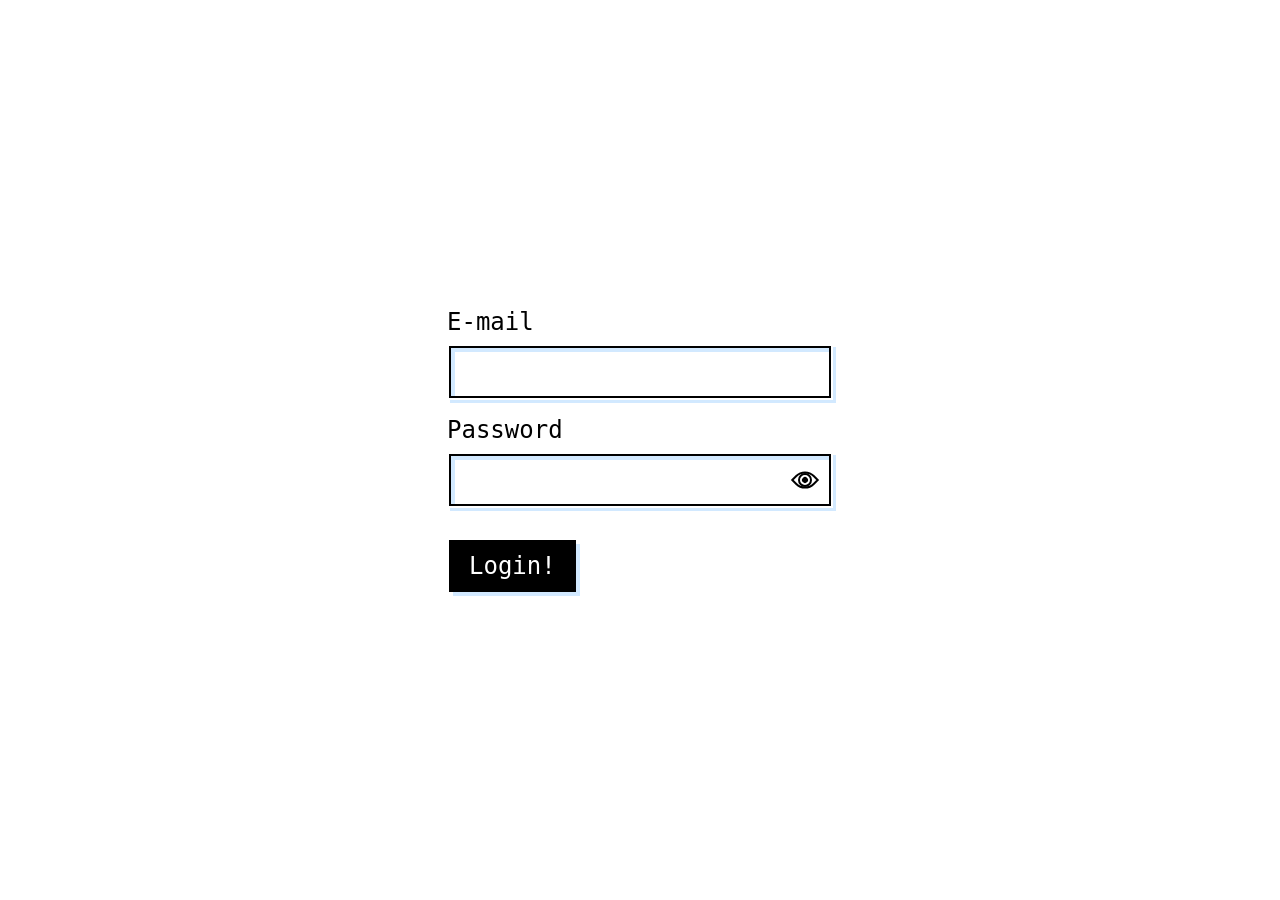
<file: Tools von 09.03.25/Login Laser Eye/index.html>
<!DOCTYPE html>
<html lang="tr">
<head>
  <meta charset="UTF-8">
  <title>Login</title>
  <style>
    :root {
      --bgColor: white;
      --inputColor: black;
      --outlineColor: dodgerblue;
      --beamColor: blue;
      --spacer: 1rem;
    }

    * {
      box-sizing: border-box;
    }

    html, body {
      height: 100%;
      margin: 0;
      font-family: sans-serif;
    }

    body {
      display: grid;
      place-items: center;
      background: var(--bgColor);
    }

    body.show-password {
      --bgColor: black;
      --inputColor: white;
      --outlineColor: var(--beamColor);
    }

    form {
      transform: translate3d(0,0,0);
      padding: var(--spacer);
    }

    form > * + * {
      margin-top: var(--spacer);
    }

    .form-item > * + * {
      margin-top: 0.5rem;
    }

    label,
    input,
    button {
      font-size: 1.5rem;
      font-family: monospace;
      color: var(--inputColor);
    }

    input:focus,
    button:focus {
      outline: 3px solid var(--outlineColor);
      outline-offset: 2px;
    }

    input::-moz-focus-inner,
    button::-moz-focus-inner {
      border: none;
    }

    #password {
      color: black;
    }

    button {
      border: none;
      background: none;
    }

    #submit {
      cursor: pointer;
      margin: calc(var(--spacer) * 2) 0 0 2px;
      padding: 0.75rem 1.25rem;
      color: var(--bgColor);
      background-color: var(--inputColor);
      box-shadow: 4px 4px 0 rgba(30, 144, 255, 0.2);
    }

    #submit:active {
      transform: translateY(1px);
    }

    .input-wrapper {
      position: relative;
    }

    input {
      padding: 0.75rem 4rem 0.75rem 0.75rem;
      width: 100%;
      border: 2px solid transparent;
      border-radius: 0;
      background-color: transparent;
      box-shadow: 
        inset 0 0 0 2px black,
        inset 6px 6px 0 rgba(30, 144, 255, 0.2),
        3px 3px 0 rgba(30, 144, 255, 0.2);
      appearance: none;
    }

    input:focus {
      outline-offset: 1px;
    }

    body.show-password input {
      box-shadow: inset 0 0 0 2px black;
      border: 2px dashed white;
    }

    body.show-password input:focus {
      outline: none;
      border-color: var(--beamColor);
    }

    #eyeball {
      --size: 1.25rem;

      display: flex;
      align-items: center;
      justify-content: center;
      cursor: pointer;
      outline: none;
      position: absolute;
      top: 50%;
      right: 0.75rem;
      border: none;
      background-color: transparent;
      transform: translateY(-50%);
    }

    #eyeball:active {
      transform: translateY(calc(-50% + 1px));
    }

    .eye {
      width: var(--size);
      height: var(--size);
      border: 2px solid var(--inputColor);
      border-radius: calc(var(--size) / 1.5) 0;
      transform: rotate(45deg);
      position: relative;
    }

    .eye::before,
    .eye::after {
      content: '';
      position: absolute;
      top: 0;
      right: 0;
      bottom: 0;
      left: 0;
      margin: auto;
      border-radius: 100%;
    }

    .eye::before {
      width: 35%;
      height: 35%;
      background-color: var(--inputColor);
    }

    .eye::after {
      width: 65%;
      height: 65%;
      border: 2px solid var(--inputColor);
      border-radius: 100%;
    }

    #beam {
      position: absolute;
      top: 50%;
      right: 1.75rem;
      clip-path: polygon(100% 50%, 100% 50%, 0 0, 0 100%);
      width: 100vw;
      height: 25vw;
      z-index: 1;
      mix-blend-mode: multiply;
      transition: transform 200ms ease-out;
      transform-origin: 100% 50%;
      transform: translateY(-50%) rotate(var(--beamDegrees, 0));
      pointer-events: none;
    }

    body.show-password #beam {
      background: var(--beamColor);
    }
  </style>
</head>
<body>
  <form onsubmit="return false">
    <div class="form-item">
      <label for="username">E-mail</label>
      <div class="input-wrapper">
        <input type="text" id="username" autocomplete="off" autocorrect="off" autocapitalize="off" spellcheck="false" data-lpignore="true">
      </div>
    </div>
    <div class="form-item">
      <label for="password">Password</label>
      <div class="input-wrapper">
        <input type="password" id="password" autocomplete="off" autocorrect="off" autocapitalize="off" spellcheck="false" data-lpignore="true">
        <button type="button" id="eyeball">
          <div class="eye"></div>
        </button>
        <div id="beam"></div>
      </div>
    </div>
    <button id="submit">Login!</button>
  </form>

  <script>
    const root = document.documentElement;
    const eye = document.getElementById('eyeball');
    const beam = document.getElementById('beam');
    const passwordInput = document.getElementById('password');

    root.addEventListener('mousemove', (e) => {
      const rect = beam.getBoundingClientRect();
      const beamCenterX = rect.left + rect.width / 2;
      const beamCenterY = rect.top + rect.height / 2;
      const rad = Math.atan2(e.clientY - beamCenterY, e.clientX - beamCenterX);
      const degrees = (rad * (180 / Math.PI)) * -1 ;

      root.style.setProperty('--beamDegrees', `${degrees}deg`);
    });


    eye.addEventListener('click', (e) => {
      e.preventDefault();
      const isPasswordVisible = passwordInput.type === 'text';
      passwordInput.type = isPasswordVisible ? 'password' : 'text';
      document.body.classList.toggle('show-password', !isPasswordVisible);
      passwordInput.focus();
    });
  </script>
</body>
</html>
</file>
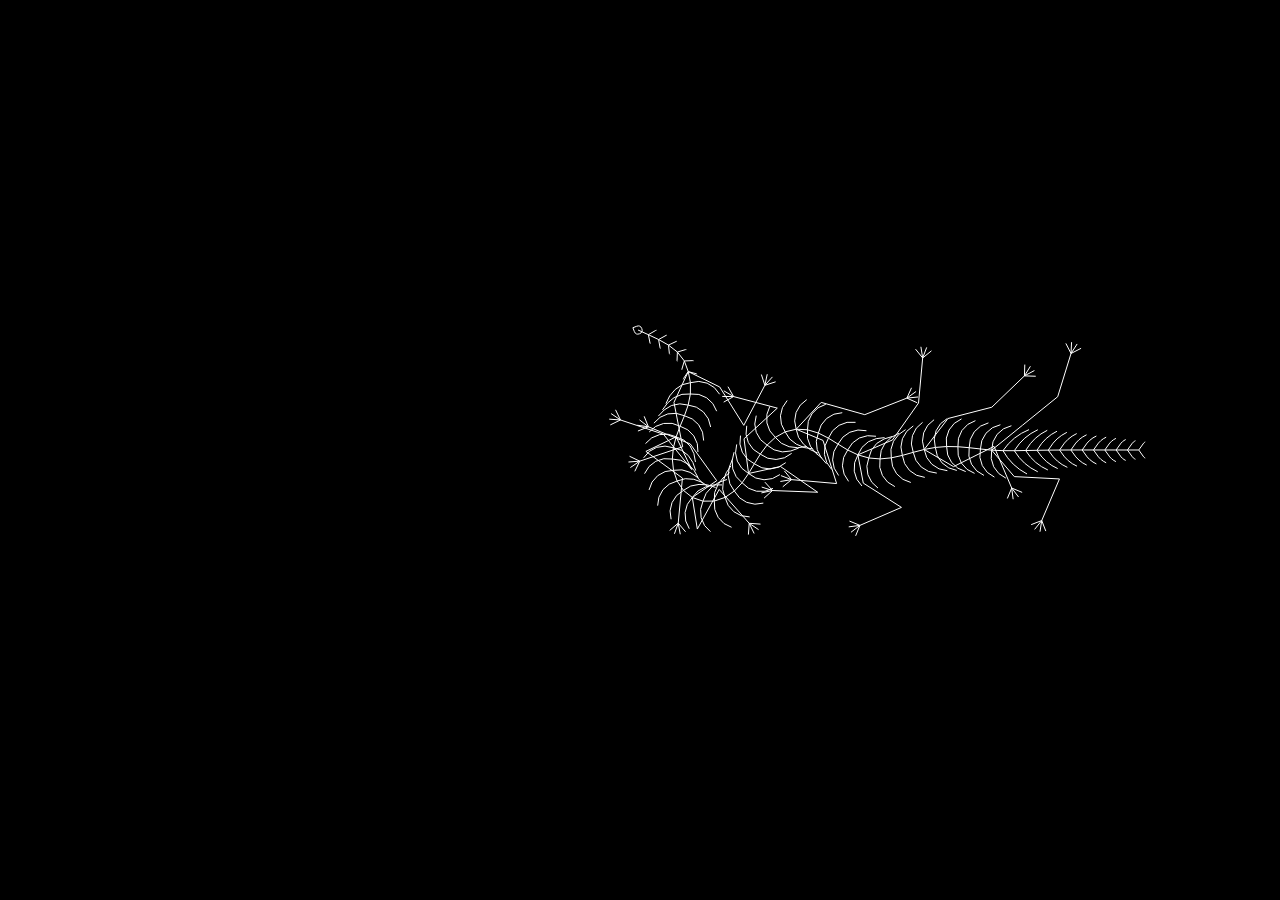
<file: Tools von 09.03.25/Scorpion Cursor/index.html>
<!DOCTYPE html>
<html lang="en">
<head>
    <meta charset="UTF-8">
    <meta name="viewport" content="width=device-width, initial-scale=1.0">
    <title>Reptile Interactive Cursor </title>
</head>
<body>
    <body>
    <script  src="./script.js"></script>
  
  </body>
  </html>
</body>
</html>
</file>
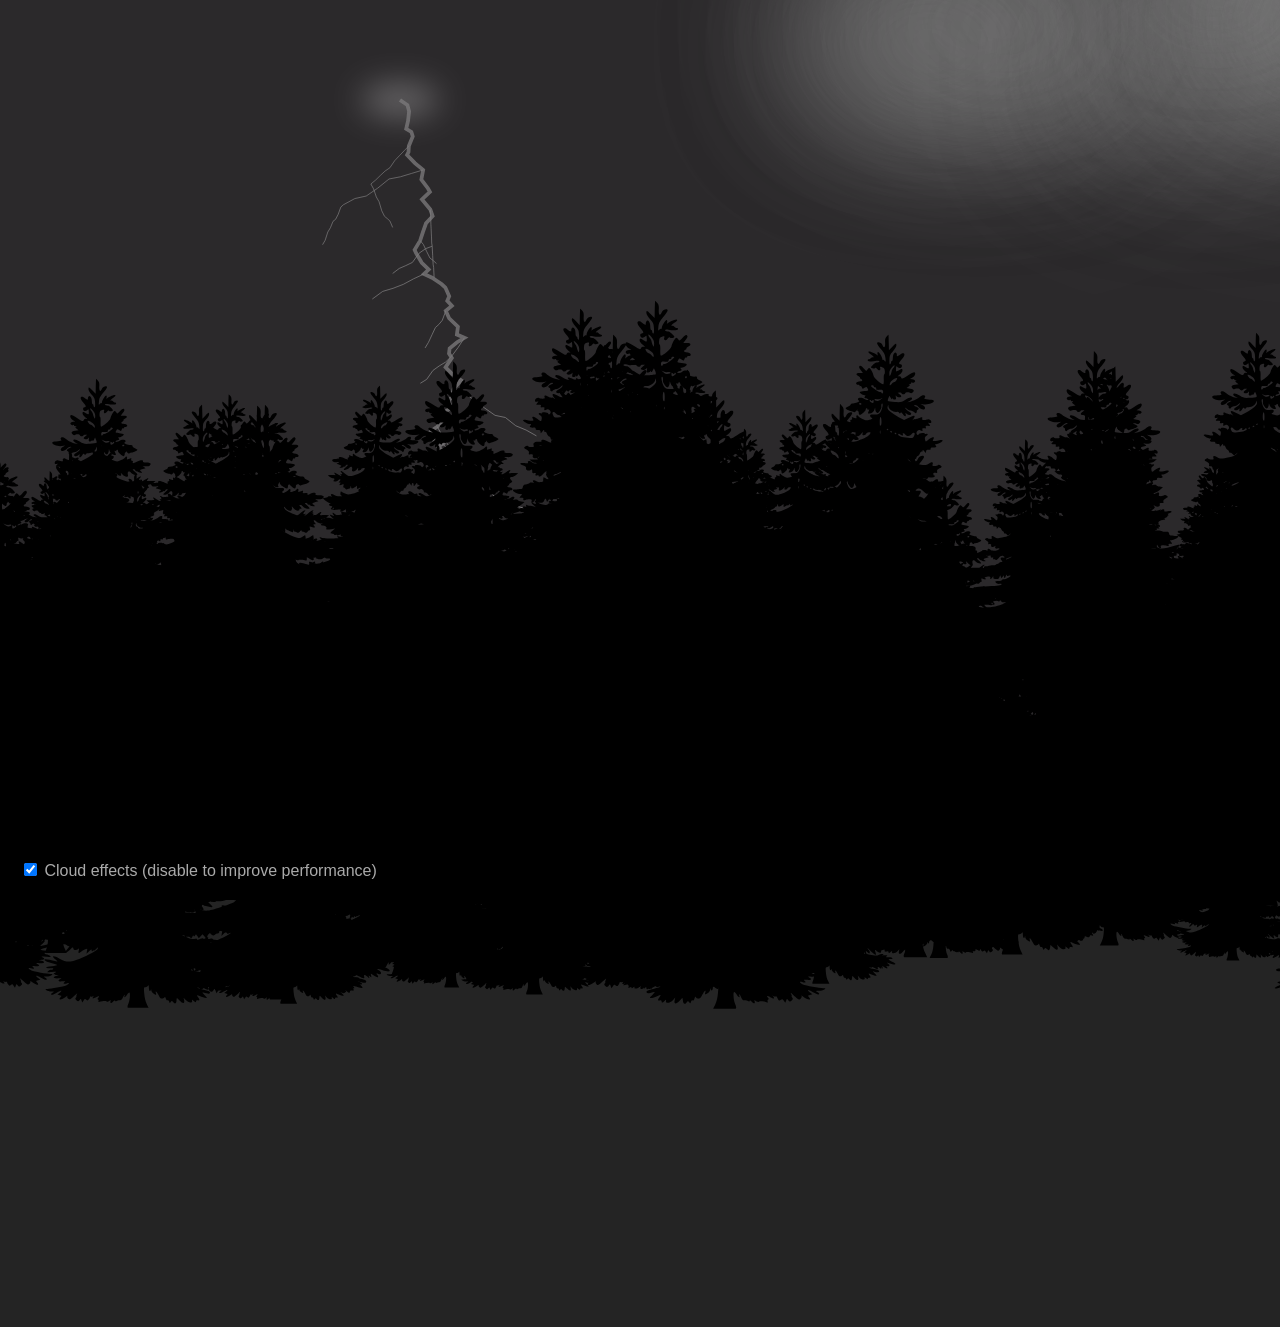
<file: Tools von 09.03.25/Storm/index.html>
<html>  
  <head>
    <title>Storm</title>
    <link rel="stylesheet" href="style.css" />
    <script src="https://code.jquery.com/jquery-3.6.0.min.js"></script>
  
    
  </head>


<body>
  
  <canvas id="cloudlightning"></canvas>
  <canvas id="lightning"></canvas>
  <canvas id="lightningSheet"></canvas>
  
  <div class="land"></div>
  <div class="toggles">
    <label for="cloudInput">
      <input type="checkbox" id="cloudInput" checked="checked" />
      Cloud effects (disable to improve performance)
    </label>
  </div>
  
  <div class="tree" style="display: none;">
    <svg
     xmlns:svg="http://www.w3.org/2000/svg"
     xmlns="http://www.w3.org/2000/svg"
     version="1.0"
     width="911.09662"
     height="725.51233"
     >
    <defs
       id="defs4" />
    <g
       transform="translate(3.1875,-18.401367)"
       id="layer1">
      <path
         d="M 634.26826,18.401395 L 634.14326,20.838895 C 634.0887,22.180105 633.97619,26.224645 633.89326,29.838895 L 633.76826,36.401395 L 630.08076,32.588895 C 625.81726,28.151485 625.24914,27.974325 625.26826,31.026395 C 625.27602,32.263895 627.01438,35.169905 629.11201,37.495145 C 632.47141,41.219095 632.94316,42.392615 633.14326,47.338895 C 633.29434,51.073235 633.00119,52.741315 632.29951,52.307645 C 631.71918,51.948985 631.26827,51.006435 631.26826,50.213895 C 631.26826,49.421355 630.81827,48.776395 630.26826,48.776395 C 629.71826,48.776395 629.26827,47.034055 629.26826,44.901395 C 629.26826,40.463005 626.75054,37.361285 625.17451,39.838895 C 624.6722,40.628535 624.46453,41.804405 624.70576,42.463895 C 625.23858,43.920655 622.36058,42.971055 620.42452,41.057645 C 619.69774,40.339375 618.52637,39.776395 617.79952,39.776395 C 615.09486,39.776395 615.53786,42.597365 618.83077,46.370145 C 622.74743,50.857615 622.95929,51.753435 620.36202,52.432645 C 619.08593,52.766355 618.64804,53.542545 618.98702,54.838895 C 619.54969,56.990575 622.23298,57.374195 624.04951,55.557645 C 625.41094,54.196215 625.44556,54.267765 625.67451,58.026395 C 625.8656,61.163305 625.69208,61.233625 622.26826,59.276395 C 618.91615,57.360155 618.26828,57.408125 618.26827,59.682645 C 618.26827,60.742785 619.73078,62.752225 621.51827,64.151395 C 623.95682,66.060185 624.228,66.565605 622.64326,66.151395 C 621.26358,65.790785 620.3207,66.150175 619.92452,67.182645 C 619.06359,69.426185 618.36715,69.240615 611.70577,64.901395 C 608.43647,62.771785 605.26845,61.205105 604.67452,61.432645 C 602.59275,62.230235 603.91444,66.046545 606.83077,67.651395 L 609.76827,69.245145 L 607.08077,69.557645 C 605.61482,69.732685 604.18011,70.497705 603.89327,71.245145 C 603.33226,72.707105 605.83251,74.139855 607.33077,73.213895 C 607.83114,72.904655 608.26828,73.131435 608.26827,73.713895 C 608.26827,74.296355 609.05578,74.795475 610.01827,74.838895 C 611.28907,74.896225 611.37815,75.061495 610.36202,75.463895 C 609.30191,75.883725 609.51044,76.450475 611.26827,77.776395 L 613.61202,79.526395 L 609.42452,80.245145 C 605.11629,80.973015 604.13489,82.580245 606.70577,84.713895 C 607.67459,85.517945 608.69684,85.598495 609.83077,84.963895 C 611.71679,83.908435 615.26828,84.498545 615.26827,85.870145 C 615.26827,86.355995 616.16828,86.776395 617.26827,86.776395 C 618.36827,86.776395 619.26828,86.326395 619.26827,85.776395 C 619.26827,85.226395 620.28078,84.789345 621.51827,84.807645 L 623.76826,84.838895 L 621.29952,86.870145 C 619.38156,88.466395 619.14286,89.088215 620.20577,89.745145 C 621.70683,90.672855 624.29865,89.994535 625.58076,88.338895 C 626.04465,87.739865 626.16572,88.491055 625.83076,90.026395 C 625.33116,92.316475 625.55563,92.776395 627.23701,92.776395 C 628.34749,92.776395 629.28732,92.213895 629.33076,91.526395 C 629.38463,90.673365 629.5771,90.726305 629.95576,91.682645 C 630.36078,92.705605 630.86592,92.427135 631.79951,90.682645 L 633.08076,88.276395 L 634.33076,91.026395 C 635.01806,92.534865 635.26336,94.093785 634.86201,94.495145 C 634.46066,94.896505 630.87575,95.387785 626.89326,95.588895 C 620.22956,95.925395 619.26373,95.724115 614.86202,92.932645 C 610.47926,90.153175 607.26828,89.688485 607.26827,91.838895 C 607.26827,92.312485 608.50578,93.415885 610.01827,94.276395 L 612.76827,95.838895 L 609.26827,95.182645 C 605.80622,94.549085 599.98183,91.549165 597.42452,89.057645 C 596.69774,88.349565 595.23523,87.776395 594.17452,87.776395 C 592.13671,87.776395 591.60829,89.710165 593.20577,91.307645 C 593.80575,91.907645 592.26862,92.391585 589.01827,92.588895 C 586.18773,92.760715 583.49149,93.128265 583.04952,93.401395 C 579.76141,95.433565 587.86389,99.124085 593.73702,98.276395 L 597.76827,97.713895 L 594.95577,99.307645 C 593.25285,100.27405 592.25243,101.56745 592.45577,102.58889 C 592.9425,105.03376 597.26317,104.21449 600.01827,101.15139 C 601.30039,99.725965 603.03414,98.792155 604.01827,99.026395 C 605.39829,99.354855 605.21961,99.687145 603.11202,100.55764 C 599.70673,101.96412 598.67352,103.60954 600.73702,104.40139 C 601.62849,104.74348 602.13391,105.59913 601.86202,106.30764 C 601.59014,107.01615 602.04047,107.84813 602.83077,108.15139 C 603.62104,108.45464 604.26828,108.30748 604.26827,107.83889 C 604.26827,107.02142 607.49954,105.62052 609.92452,105.37014 C 610.56245,105.30427 612.02492,104.37924 613.17452,103.33889 C 614.32408,102.29854 615.26828,101.78311 615.26827,102.18264 C 615.26827,103.22067 613.08294,105.2621 610.48702,106.65139 C 609.26087,107.3076 608.26828,108.29098 608.26827,108.83889 C 608.26827,110.7251 611.34725,111.01785 613.23702,109.30764 C 615.04123,107.67485 615.10212,107.68893 614.58077,109.68264 C 613.81773,112.60051 615.86451,112.31018 617.89327,109.21389 C 619.16228,107.27714 619.78448,106.97294 620.42452,107.96389 C 621.11944,109.03982 621.40361,109.03036 622.11201,107.93264 C 622.58626,107.19774 623.82375,106.70696 624.86201,106.83889 C 628.89693,107.35161 634.20145,103.74512 634.36201,100.37014 C 634.44863,98.549605 634.54799,98.603925 635.17451,100.77639 C 635.76977,102.84038 635.27872,103.84186 632.33076,106.49514 C 630.36688,108.26271 625.98445,111.16795 622.58076,112.96389 L 616.39327,116.21389 L 611.58077,113.80764 C 608.93448,112.48596 606.20578,111.31331 605.51827,111.18264 C 603.7338,110.84349 603.97459,112.77516 606.01827,115.18264 C 607.5929,117.03755 607.58472,117.08808 606.04952,115.90139 C 605.11111,115.17602 603.96305,114.82594 603.48702,115.12014 C 603.01099,115.41434 601.36668,115.01074 599.83077,114.21389 C 596.14751,112.30299 594.99851,112.39689 595.67452,114.52639 C 596.12268,115.93818 595.65223,116.25442 593.23702,116.18264 C 591.59044,116.1337 590.0095,115.83013 589.70577,115.52639 C 588.48834,114.30897 585.26828,116.1017 585.26827,117.99514 C 585.26827,119.53215 585.75429,119.88432 587.36202,119.46389 C 589.36948,118.93893 589.38216,118.98649 587.70577,120.83889 C 585.89553,122.83918 586.19245,123.11466 589.98702,122.80764 C 591.73128,122.66651 592.09304,123.0039 591.58077,124.33889 C 591.04032,125.74727 591.38524,125.9847 593.45577,125.58889 C 595.52532,125.19327 595.88007,125.42967 595.48702,126.93264 C 594.95272,128.97581 595.58614,129.19605 598.08077,127.87014 C 600.53251,126.56702 603.62777,130.70589 601.61202,132.58889 C 600.48414,133.6425 600.14204,133.60078 599.70577,132.46389 C 599.40661,131.68429 597.63471,131.03759 595.67452,130.96389 C 593.75189,130.89162 592.40734,131.23109 592.70577,131.71389 C 593.00416,132.1967 592.36901,132.34549 591.26827,132.05764 C 588.74279,131.39721 588.66463,132.91597 591.14327,134.46389 C 592.45532,135.28328 592.86207,136.38409 592.51827,138.18264 C 591.91342,141.34675 591.76107,141.37315 588.08077,138.27639 C 586.44668,136.90139 584.45733,135.77639 583.67452,135.77639 C 581.99844,135.77639 581.91311,136.26721 583.20577,138.68264 C 584.25517,140.64346 583.59684,140.69068 576.01827,139.24514 C 573.54854,138.77406 572.26828,138.90516 572.26827,139.62014 C 572.26827,140.91482 577.46081,143.77639 579.83077,143.77639 C 581.1978,143.77639 581.278,144.0285 580.26827,145.24514 C 579.27476,146.44224 579.30984,146.85592 580.48702,147.30764 C 581.2919,147.6165 582.36744,147.77513 582.86202,147.68264 C 584.95084,147.29202 586.25178,147.85888 586.01827,149.02639 C 585.86478,149.79382 586.82993,150.24808 588.51827,150.21389 C 590.63422,150.17104 591.27393,150.63217 591.29952,152.21389 C 591.33147,154.18834 591.41053,154.16886 593.29952,151.90139 C 594.86074,150.02736 595.26828,149.88838 595.26827,151.21389 C 595.26827,152.13228 595.71722,152.61694 596.26827,152.27639 C 596.8193,151.93584 597.6963,152.82296 598.23702,154.24514 C 598.77774,155.66733 599.90378,157.08165 600.73702,157.40139 C 601.57028,157.72114 602.26828,158.60399 602.26827,159.37014 C 602.26827,160.13629 602.9914,160.77639 603.89327,160.77639 C 604.79513,160.77639 606.10107,161.53996 606.79952,162.49514 C 607.99664,164.1323 608.2184,164.11798 610.42452,162.24514 L 612.76827,160.27639 L 610.98702,162.37014 C 609.91059,163.64834 606.57565,165.10312 602.36202,166.12014 C 593.5554,168.24573 591.42814,168.17902 587.83077,165.80764 C 584.49877,163.61118 582.873,164.01821 583.76827,166.83889 C 584.27093,168.42262 583.88859,168.77639 581.51827,168.77639 C 579.9412,168.77639 578.19535,168.32845 577.64327,167.77639 C 576.97161,167.10473 575.99972,167.23647 574.70577,168.18264 C 572.84914,169.54024 572.89417,169.66621 575.98702,171.43264 C 578.31864,172.76432 579.05689,173.7759 578.64327,175.08889 C 578.27467,176.25891 578.56172,176.83158 579.42452,176.71389 C 582.31991,176.31897 583.44278,176.81316 582.89327,178.24514 C 581.93388,180.74526 585.58454,181.9377 588.36202,180.02639 C 590.18399,178.77261 590.45332,178.71309 589.54952,179.83889 C 587.86071,181.94257 589.48445,184.14161 592.11202,183.30764 C 595.89894,182.10572 596.91952,184.02841 593.20577,185.37014 C 588.43533,187.09364 583.67664,187.05979 581.89327,185.27639 C 579.92067,183.30379 576.85778,183.27956 577.61202,185.24514 C 578.07877,186.46146 577.38224,186.62405 573.70577,186.12014 C 568.3257,185.38272 567.65185,187.04526 572.61202,188.83889 C 575.01788,189.70886 575.86907,190.55455 575.54952,191.77639 C 575.01554,193.81835 578.17387,194.95334 580.61202,193.58889 C 581.93845,192.84658 582.26828,193.13613 582.26827,195.12014 C 582.26827,197.14756 582.63432,197.49453 584.42452,197.02639 C 586.19314,196.56389 586.45072,196.76121 585.89327,198.21389 C 585.34681,199.63793 585.6262,199.91636 587.23702,199.49514 C 588.34519,199.20534 589.26828,199.37163 589.26827,199.87014 C 589.26827,201.62246 591.38354,200.74409 594.04952,197.90139 C 597.26075,194.47726 599.16179,193.72066 601.51827,194.93264 C 604.25738,196.34141 603.57261,197.48011 600.26827,196.99514 C 596.82434,196.48968 596.31669,198.0129 598.79952,201.55764 C 600.25158,203.63074 600.24511,203.77639 598.39327,203.77639 C 597.30137,203.77639 595.71825,204.45139 594.89327,205.27639 C 594.06827,206.10139 592.72511,206.77639 591.89327,206.77639 C 591.06144,206.77639 590.11802,207.19851 589.79952,207.71389 C 589.481,208.22927 587.46848,208.6184 585.33077,208.58889 C 583.19307,208.55939 580.86114,208.8952 580.14327,209.33889 C 579.42537,209.78258 577.38022,210.05173 575.61202,209.93264 C 572.94935,209.75332 572.34832,210.10975 572.08077,211.99514 C 571.84837,213.63299 571.067,214.29213 569.26827,214.37014 C 567.89327,214.42978 566.31828,214.60394 565.76827,214.74514 C 565.21827,214.88633 563.98078,214.90554 563.01827,214.80764 C 562.05577,214.70973 561.26828,215.02916 561.26827,215.49514 C 561.26827,216.82082 566.80239,219.77639 569.29952,219.77639 C 571.48687,219.77639 571.52732,219.83268 569.76827,221.77639 C 568.00199,223.7281 568.02049,223.77639 570.58077,223.77639 C 572.54021,223.77639 573.05644,224.14942 572.61202,225.30764 C 572.12693,226.57178 572.54847,226.73614 574.89327,226.18264 C 576.47533,225.80918 577.99328,225.52101 578.26827,225.52639 C 581.38696,225.58749 582.11191,225.93012 581.64327,227.15139 C 580.5989,229.87297 583.18912,229.79668 584.67452,227.05764 C 586.08855,224.45023 586.16822,224.41583 586.20577,226.52639 C 586.22779,227.76389 586.60578,228.80985 587.01827,228.87014 C 593.12859,229.76328 594.13101,229.46708 595.36202,226.49514 L 596.61202,223.49514 L 597.48702,225.87014 L 598.36202,228.27639 L 600.29952,225.77639 C 602.21751,223.27989 602.21478,223.27703 602.23702,225.52639 C 602.26701,228.56071 604.04972,228.38835 604.83077,225.27639 C 605.17587,223.90139 605.9017,222.77639 606.42452,222.77639 C 606.94736,222.77639 607.05081,223.26134 606.67452,223.87014 C 606.19653,224.64355 606.97073,224.77415 609.23702,224.27639 C 611.64334,223.74788 612.3937,223.86891 612.08077,224.80764 C 611.46636,226.65088 605.20323,229.77639 602.11202,229.77639 C 600.64978,229.77639 599.25065,230.33889 598.98702,231.02639 C 598.69241,231.79474 596.73785,232.2318 593.89327,232.18264 C 591.34804,232.13866 589.26828,232.45294 589.26827,232.87014 C 589.26827,234.79479 592.73909,236.87712 595.48702,236.58889 C 597.11997,236.4176 598.53056,236.67222 598.61202,237.18264 C 598.87786,238.84816 593.01504,239.78492 578.76827,240.33889 C 562.71313,240.96319 556.26828,241.66632 556.26827,242.74514 C 556.26827,243.1611 555.14328,243.28923 553.76827,243.02639 C 552.3482,242.75493 551.26828,243.00588 551.26827,243.62014 C 551.26827,245.02186 554.5353,246.77639 557.17452,246.77639 C 558.31068,246.77639 559.26828,247.22639 559.26827,247.77639 C 559.26827,248.32639 558.77876,248.77639 558.20577,248.77639 C 557.63277,248.77639 556.17027,249.70561 554.95577,250.87014 L 552.76827,252.99514 L 556.01827,252.55764 C 558.16807,252.26386 559.26828,252.52318 559.26827,253.33889 C 559.26827,254.07975 560.06675,254.37185 561.26827,254.05764 C 562.38646,253.76523 563.26828,254.02709 563.26827,254.65139 C 563.26827,256.2664 565.81211,256.03096 567.26827,254.27639 C 567.95296,253.45139 568.95034,252.77639 569.51827,252.77639 C 570.08617,252.77639 569.83479,253.58308 568.92452,254.58889 C 568.01427,255.5947 567.26828,256.7197 567.26827,257.08889 C 567.26827,258.14879 571.08225,257.88641 571.76827,256.77639 C 572.75827,255.17454 574.08259,255.61598 574.76827,257.77639 C 575.57128,260.30646 576.71242,260.29039 580.33077,257.71389 L 583.23702,255.65139 L 582.61202,258.71389 C 581.859,262.479 583.67616,262.78316 587.73702,259.58889 C 590.40469,257.49051 590.47961,257.49247 589.42452,259.46389 C 588.18224,261.78511 588.77995,262.88784 590.86202,262.08889 C 591.64025,261.79026 592.95026,262.0975 593.76827,262.77639 C 594.80149,263.63389 595.26828,263.68118 595.26827,262.90139 C 595.26827,262.28405 595.94328,261.7764 596.76827,261.77639 C 597.59327,261.77639 598.26828,262.39516 598.26827,263.18264 C 598.26827,264.15341 599.15374,264.51879 601.01827,264.30764 C 611.42793,263.12887 597.96442,269.18217 585.86202,271.12014 C 577.94992,272.38712 577.15603,272.33878 574.54952,270.62014 C 573.00904,269.60441 571.20578,268.78002 570.51827,268.77639 C 568.44985,268.76549 569.11017,270.76759 571.51827,271.80764 C 573.17033,272.52115 572.5724,272.59751 569.26827,272.08889 C 566.79327,271.70791 563.64328,271.45779 562.26827,271.52639 C 560.89327,271.595 557.53679,271.00183 554.83077,270.21389 C 552.12473,269.42594 549.76009,268.9096 549.58077,269.08889 C 548.53739,270.13226 554.93948,274.25585 558.51827,274.83889 L 562.76827,275.52639 L 559.01827,275.65139 C 556.40723,275.73854 555.26828,276.23199 555.26827,277.27639 C 555.26827,278.10139 556.05578,278.84888 557.01827,278.93264 C 557.98077,279.01642 559.21828,279.17987 559.76827,279.30764 C 560.31827,279.43543 561.41312,279.58794 562.20577,279.65139 C 563.26633,279.73628 563.13316,280.13893 561.70577,281.18264 C 559.23461,282.9896 560.40817,284.28815 563.17452,282.80764 C 564.89574,281.88647 565.26828,281.98168 565.26827,283.33889 C 565.26827,284.62141 565.9838,284.88278 568.51827,284.52639 C 570.30577,284.27503 572.66828,283.74259 573.76827,283.33889 C 575.73969,282.61536 575.71289,282.62361 573.79952,284.18264 C 571.85089,285.77039 572.26848,286.13821 575.51827,285.80764 C 576.51438,285.70631 577.26828,286.3243 577.26827,287.21389 C 577.26827,289.35288 578.07799,289.17622 580.45577,286.52639 L 582.48702,284.27639 L 580.86202,286.99514 C 579.97724,288.48829 579.26828,290.16505 579.26827,290.74514 C 579.26827,292.29102 584.17407,291.14968 586.51827,289.05764 C 588.48287,287.30438 588.49779,287.33687 587.73702,289.77639 C 586.67991,293.16625 585.45225,293.88247 576.23702,296.65139 C 568.58244,298.95139 568.12059,298.98003 563.98702,297.40139 C 559.48129,295.68063 553.26828,295.19013 553.26827,296.55764 C 553.26827,296.99764 553.79147,297.92459 554.45577,298.58889 C 555.26786,299.40098 553.93096,299.27376 550.36202,298.21389 C 547.44258,297.34691 544.37053,296.88687 543.51827,297.21389 C 542.21134,297.71541 542.32955,298.21269 544.26827,300.27639 L 546.54952,302.71389 L 543.17452,301.74514 C 538.82405,300.49744 533.53847,300.49898 532.76827,301.74514 C 531.97336,303.03134 538.66107,305.77012 542.61202,305.77639 L 545.76827,305.77639 L 542.83077,308.12014 C 539.9312,310.44027 539.95894,313.48415 542.86202,312.37014 C 543.82768,311.99958 544.26828,312.60349 544.26827,314.30764 C 544.26827,316.07912 544.79057,316.7764 546.17452,316.77639 C 547.23524,316.77639 548.80029,317.46467 549.64327,318.30764 C 550.91572,319.58009 551.51317,319.61469 553.20577,318.55764 C 554.32708,317.85737 555.26828,316.94409 555.26827,316.52639 C 555.26827,316.10869 556.05648,316.5639 557.04952,317.52639 C 558.96432,319.38228 559.51,321.7764 558.01827,321.77639 C 557.52747,321.77639 557.45449,322.26134 557.83077,322.87014 C 558.3064,323.63974 557.56598,323.78484 555.39327,323.30764 C 553.39928,322.86968 552.26828,322.99388 552.26827,323.68264 C 552.26827,324.29533 550.32243,324.7764 547.76827,324.77639 C 543.08209,324.77639 542.19757,325.64288 544.76827,327.77639 C 545.76974,328.60754 547.88539,328.82805 551.01827,328.43264 L 555.76827,327.83889 L 552.04952,329.80764 C 549.4671,331.17681 548.51095,332.26107 548.92452,333.33889 C 549.2964,334.30798 550.13046,334.6331 551.14327,334.21389 C 552.0348,333.84488 553.44328,333.44129 554.26827,333.30764 C 555.09327,333.17398 555.20578,333.25875 554.51827,333.49514 C 551.98531,334.36607 553.2935,335.97183 556.01827,335.33889 C 557.9863,334.88175 558.35223,334.98418 557.29952,335.68264 C 554.65394,337.43793 557.00352,337.94742 560.17452,336.30764 C 561.87563,335.42796 563.26828,335.13311 563.26827,335.65139 C 563.26827,336.16968 562.70578,336.8121 562.01827,337.05764 C 561.33077,337.30318 561.11605,337.87594 561.54952,338.33889 C 561.98301,338.80184 563.61835,338.68805 565.20577,338.08889 C 567.5701,337.19646 568.01958,337.25787 567.58077,338.40139 C 567.19465,339.40761 567.55154,339.59483 568.89327,339.12014 C 570.4537,338.56808 570.55328,338.69883 569.45577,339.87014 C 568.43282,340.96187 564.98958,341.22359 553.70577,341.05764 C 544.97458,340.92924 539.26828,341.22579 539.26827,341.80764 C 539.26827,342.33695 539.9665,342.7764 540.83077,342.77639 C 541.69505,342.77639 543.02796,343.41105 543.79952,344.18264 C 545.00335,345.38647 544.97858,345.67023 543.64327,346.18264 C 542.78742,346.51106 540.66704,346.76797 538.92452,346.77639 C 535.25055,346.79415 532.7288,348.09732 533.61202,349.52639 C 534.7031,351.2918 539.66581,351.61275 543.76827,350.18264 C 549.23777,348.27598 549.53399,348.38569 546.70577,351.21389 C 543.17925,354.7404 543.43619,356.86647 547.23702,355.77639 C 548.86911,355.30832 550.66913,354.62738 551.23702,354.27639 C 551.80493,353.9254 552.30947,354.46894 552.39327,355.46389 C 552.47705,356.45885 552.61376,357.78395 552.67452,358.43264 C 552.73526,359.08132 553.08834,359.94024 553.45577,360.30764 C 554.24402,361.0959 560.26828,357.72362 560.26827,356.49514 C 560.26827,356.03126 560.67679,355.91822 561.20577,356.24514 C 561.82149,356.62568 561.82149,357.75067 561.20577,359.37014 C 560.67679,360.76148 560.26828,362.34974 560.26827,362.90139 C 560.26827,364.22313 564.99393,360.80151 569.73702,356.05764 C 573.27513,352.51894 573.78099,353.12379 570.48702,356.96389 C 569.67898,357.90591 569.31844,359.44228 569.67452,360.37014 C 570.24967,361.86896 570.57947,361.78344 572.86202,359.65139 L 575.45577,357.27639 L 575.11202,359.77639 C 574.79497,362.07192 574.11398,362.37341 566.76827,363.58889 C 561.60616,364.44305 558.22611,364.57469 557.23702,363.96389 C 554.73032,362.4159 549.26828,361.49686 549.26827,362.62014 C 549.26827,363.17559 550.05578,363.84291 551.01827,364.08889 C 551.98077,364.33487 550.51828,364.33054 547.76827,364.08889 C 543.74801,363.73563 543.01322,363.88694 544.01827,364.90139 C 545.93033,366.83131 545.50177,367.54894 542.76827,367.02639 C 539.53609,366.40852 534.99912,367.56312 535.76827,368.80764 C 536.09822,369.34151 537.39242,369.7764 538.64327,369.77639 C 542.91781,369.77639 542.31729,371.15272 537.11202,373.24514 C 528.23959,376.8117 530.17555,379.46427 539.29952,376.24514 C 543.91762,374.61578 545.72359,374.89813 542.33077,376.71389 C 541.18366,377.32781 540.26828,378.53614 540.26827,379.40139 C 540.26827,380.60755 540.87396,380.82231 542.92452,380.30764 C 545.28454,379.71531 545.46169,379.81352 544.29952,381.21389 C 541.60488,384.46074 544.4625,384.46816 548.92452,381.21389 C 551.00739,379.6948 551.09155,379.70893 550.51827,381.93264 C 549.98063,384.01811 550.08875,384.11963 551.61202,382.87014 C 553.11589,381.63654 553.21753,381.69325 552.61202,383.37014 C 552.01428,385.02542 552.25038,384.97221 554.42452,382.99514 C 556.97194,380.67861 558.53862,380.87406 557.58077,383.37014 C 556.81683,385.36093 559.21381,385.09603 563.01827,382.77639 C 564.82939,381.67213 566.26828,381.29191 566.26827,381.90139 C 566.26827,382.57868 567.31531,382.75542 569.01827,382.37014 C 570.87906,381.94916 571.28326,382.03877 570.26827,382.65139 C 569.44327,383.14934 566.29328,384.05845 563.26827,384.68264 C 556.75573,386.02646 554.73326,387.12096 555.73702,388.74514 C 556.42644,389.86065 557.77096,389.73947 563.76827,388.12014 C 565.30011,387.70653 565.00753,388.34152 562.51827,390.74514 C 560.73077,392.47114 559.26828,394.09248 559.26827,394.37014 C 559.26827,395.36376 564.82831,394.12945 568.01827,392.43264 C 571.52356,390.5681 572.06295,391.13874 569.73702,394.21389 C 567.70602,396.8991 567.90117,398.08289 570.26827,397.46389 C 571.56813,397.12397 572.26828,397.45609 572.26827,398.37014 C 572.26827,400.24063 573.18382,400.13904 575.51827,398.02639 C 577.36404,396.35599 577.44716,396.36679 577.11202,398.27639 C 576.57651,401.32759 582.12472,400.40763 585.08077,396.96389 L 587.39327,394.27639 L 586.73702,397.52639 C 585.86859,401.82733 588.37882,401.94008 592.26827,397.77639 C 593.8096,396.12639 595.20141,394.77599 595.39327,394.77639 C 595.5851,394.77677 595.81053,395.94029 595.89327,397.37014 C 596.12085,401.30221 597.75005,402.36278 599.83077,399.93264 C 601.47355,398.01401 601.70895,397.97694 602.92452,399.55764 C 604.12798,401.12259 604.26401,401.09876 604.83077,399.08889 C 605.19736,397.7889 605.9891,397.12164 606.79952,397.43264 C 607.6619,397.76356 608.40317,396.98005 608.83077,395.27639 C 609.29413,393.43022 609.75958,392.9653 610.29952,393.83889 C 610.73155,394.53793 612.0211,395.25661 613.17452,395.43264 C 614.80325,395.6812 615.75933,394.7681 617.45577,391.27639 C 619.64665,386.76689 621.9582,385.02726 620.76827,388.77639 C 619.99953,391.19847 620.57785,391.26232 623.79951,389.15139 C 625.15516,388.26313 626.29819,386.57562 626.36201,385.40139 C 626.45483,383.69311 626.58793,383.61637 626.95576,385.02639 C 627.71553,387.93905 629.26696,385.91707 629.29951,381.96389 C 629.32416,378.97137 629.50439,378.60756 630.33076,380.02639 C 630.89136,380.98889 632.28723,381.7764 633.42451,381.77639 C 635.39489,381.77639 635.47174,382.1415 634.83076,389.52639 C 634.38289,394.68668 633.33367,398.89595 631.70576,402.12014 C 630.75262,404.00795 629.95222,405.68899 629.54951,406.62014 L 654.42451,406.62014 C 655.5274,405.7372 655.03107,404.18708 653.89326,401.46389 C 652.11994,397.21974 651.43609,388.55379 652.83076,388.08889 C 653.37579,387.90722 654.60298,389.08988 655.58076,390.74514 C 657.40364,393.83102 659.64497,394.96827 658.61201,392.27639 C 657.43086,389.19838 659.29105,390.88379 660.64326,394.12014 C 661.72248,396.70308 662.58677,397.47425 664.39326,397.33889 C 665.68903,397.24181 667.3976,397.63201 668.17451,398.21389 C 669.18732,398.97242 669.70034,398.94031 669.98701,398.08889 C 670.25257,397.30027 671.04407,397.5522 672.33076,398.83889 C 674.90476,401.41289 676.18628,401.28926 675.58076,398.52639 C 675.2926,397.21156 675.43553,396.71191 675.92451,397.33889 C 677.07728,398.81706 680.26827,399.89274 680.26826,398.80764 C 680.26826,397.79817 685.78805,398.15567 688.67451,399.33889 C 690.1937,399.96164 690.47463,399.76587 689.98701,398.49514 C 689.64742,397.61019 689.89287,396.70568 690.54951,396.46389 C 691.46135,396.12811 691.47302,395.69467 690.51826,394.68264 C 688.24831,392.2765 689.1889,391.96564 692.92451,393.87014 C 697.05402,395.97549 698.20614,395.66649 696.20576,393.02639 C 695.13559,391.61397 695.12076,391.49972 696.17451,392.43264 C 696.90251,393.07716 698.10401,393.37975 698.86201,393.08889 C 699.61998,392.79802 700.26827,392.96016 700.26826,393.46389 C 700.26826,393.96761 700.87778,395.22954 701.64326,396.27639 C 702.84245,397.91638 703.28193,397.98933 704.70576,396.80764 C 706.14116,395.61637 706.54478,395.76191 707.95576,397.77639 L 709.58076,400.08889 L 710.48701,397.68264 C 711.32217,395.44672 711.47648,395.40279 712.67451,397.02639 C 714.25742,399.17154 714.9649,399.20477 716.92451,397.24514 C 718.14349,396.02615 718.21176,395.41963 717.23701,394.24514 C 716.56505,393.43547 716.31284,392.7764 716.67451,392.77639 C 717.0362,392.77639 716.81288,391.7639 716.17451,390.52639 C 715.20308,388.64315 715.56803,388.75298 718.39326,391.30764 C 724.61651,396.93489 725.02684,397.14281 726.79951,395.37014 C 727.68246,394.48719 728.05138,393.22406 727.64326,392.52639 C 727.22544,391.81208 727.73919,391.93119 728.83076,392.80764 C 734.11682,397.05194 739.46917,397.88725 735.86201,393.90139 C 734.23348,392.10188 734.28779,391.96158 736.89326,391.30764 L 739.61201,390.62014 L 736.67451,388.24514 C 732.83338,385.10532 734.88729,385.09756 740.39326,388.24514 C 742.7869,389.61352 745.33077,390.73853 746.01826,390.74514 C 748.0366,390.76459 747.45407,389.16989 745.01826,387.99514 C 742.9932,387.0185 743.14641,386.8998 746.79951,386.83889 C 749.03189,386.80167 751.73187,386.11516 752.79951,385.30764 C 754.64631,383.91079 754.62249,383.83918 751.76826,383.80764 C 747.48527,383.76028 732.25281,380.9871 729.08076,379.68264 C 725.19443,378.08444 724.4579,375.63884 728.29951,377.08889 C 731.67002,378.36111 733.37462,377.30957 730.89326,375.49514 C 729.45302,374.44202 729.91721,374.31635 733.73701,374.62014 C 738.61318,375.00796 739.65215,373.77877 736.01826,371.93264 C 734.07149,370.94361 734.40167,370.81851 738.64326,371.02639 C 744.36676,371.30691 745.97997,369.42556 741.04951,368.21389 L 737.76826,367.40139 L 741.01826,367.02639 C 744.82404,366.57217 745.1599,365.54335 742.01826,363.93264 C 740.18028,362.99031 740.95856,362.86219 746.26826,363.30764 C 752.25315,363.80973 752.58679,363.72979 750.79951,362.30764 C 749.73189,361.45814 748.07441,360.7764 747.11201,360.77639 C 746.14959,360.77639 745.07503,360.28009 744.70576,359.68264 C 744.2851,359.00199 744.91308,358.65297 746.39326,358.77639 C 750.57159,359.12479 753.26827,358.79486 753.26826,357.90139 C 753.26826,357.42246 750.09818,356.71938 746.23701,356.33889 C 742.37581,355.95842 739.43115,355.28328 739.70576,354.83889 C 739.9804,354.39451 742.86215,353.43488 746.11201,352.71389 C 752.24202,351.35395 756.12249,349.31817 754.89326,348.08889 C 754.26509,347.46072 748.70053,348.36743 741.26826,350.33889 C 738.98454,350.94466 739.04265,350.75658 742.17451,348.05764 C 747.32805,343.61648 744.41947,343.15975 736.98701,347.24514 C 729.52421,351.34721 725.25119,351.68217 716.98701,348.83889 C 707.6095,345.61255 692.40038,337.89171 691.26826,335.77639 C 689.86638,333.15695 690.66309,333.23466 693.20576,335.96389 C 694.32719,337.1676 695.26827,337.78494 695.26826,337.33889 C 695.26826,336.89283 695.94327,337.09171 696.76826,337.77639 C 698.00761,338.80496 698.26827,338.70899 698.26826,337.21389 C 698.26826,335.70734 698.78012,335.89357 701.39326,338.33889 L 704.51826,341.27639 L 703.92451,338.05764 C 703.3257,334.88419 703.36593,334.85246 706.04951,335.99514 C 707.54429,336.63162 709.44327,337.67265 710.26826,338.30764 C 714.1458,341.29214 714.59573,341.2261 713.89326,337.71389 C 713.36261,335.06064 713.46616,334.59932 714.42451,335.55764 C 716.16466,337.29779 720.26827,337.10066 720.26826,335.27639 C 720.26826,333.41294 721.88307,333.31923 722.95576,335.12014 C 723.39559,335.85856 725.00577,337.23905 726.51826,338.21389 C 728.78659,339.67587 729.26827,339.73067 729.26826,338.52639 C 729.26826,337.72338 728.36827,336.27189 727.26826,335.27639 C 726.16826,334.2809 725.26827,332.98905 725.26826,332.43264 C 725.26826,331.87621 725.52151,331.71718 725.86201,332.05764 C 726.20248,332.39812 727.19147,331.97817 728.04951,331.12014 C 729.132,330.03765 730.75722,329.70827 733.36201,330.05764 C 735.95316,330.40519 737.28806,330.13956 737.64326,329.21389 C 738.03529,328.19227 738.94507,328.08758 741.45576,328.80764 C 750.27534,331.33706 751.89869,328.45369 743.39326,325.37014 C 737.64328,323.28553 736.91596,322.2324 742.29951,323.77639 C 749.14141,325.73862 758.04117,324.25314 754.26826,321.77639 C 753.44326,321.23481 750.74327,320.72489 748.26826,320.65139 C 744.44724,320.53792 744.19725,320.43775 746.67451,319.90139 C 748.27914,319.55396 749.7929,318.64136 750.04951,317.87014 C 750.43932,316.69862 748.86132,316.56601 740.36201,317.15139 C 730.35426,317.84067 730.19394,317.84063 731.42451,315.87014 C 733.25603,312.93741 731.99765,312.42958 727.01826,314.12014 C 724.32612,315.03415 720.87085,315.41799 718.17451,315.08889 C 712.39364,314.38332 693.2659,307.97383 691.01826,305.99514 C 688.66903,303.927 688.80138,302.49344 691.26826,303.27639 C 692.38974,303.63233 693.26827,303.45106 693.26826,302.87014 C 693.26826,301.78565 694.76612,302.09747 699.76826,304.27639 C 701.41826,304.99512 705.03997,305.60499 707.83076,305.62014 C 710.62154,305.63528 713.32152,305.74151 713.83076,305.83889 C 716.17155,306.28649 716.41826,305.60304 714.67451,303.52639 C 713.4207,302.03325 713.81395,302.20145 715.83076,304.02639 C 719.28969,307.1563 720.26827,307.41697 720.26826,305.24514 C 720.26826,303.92514 720.59013,303.93325 722.83076,305.40139 C 724.3397,306.39008 725.69286,306.70078 726.08076,306.15139 C 726.44632,305.63369 728.09253,304.62604 729.73701,303.90139 C 732.60764,302.63643 732.65354,302.53836 730.79951,301.18264 C 728.53548,299.52715 729.11157,299.39051 732.67451,300.74514 C 734.61081,301.48132 735.26827,301.41173 735.26826,300.43264 C 735.26826,299.64207 737.80641,298.60316 741.76826,297.77639 C 745.34326,297.03036 748.26827,296.01082 748.26826,295.52639 C 748.26826,295.04195 748.69139,294.93916 749.23701,295.27639 C 749.78265,295.61361 751.02791,295.43812 751.98701,294.90139 C 753.51151,294.04824 753.37429,293.8209 750.95576,293.21389 C 748.8702,292.69044 748.33552,292.07741 748.76826,290.71389 C 749.19292,289.37588 748.74617,288.83883 747.04951,288.58889 C 745.43022,288.35033 746.58033,287.64831 750.98701,286.24514 C 757.81597,284.0707 759.50326,282.1027 753.51826,283.27639 C 747.99202,284.36012 734.26827,284.60667 734.26826,283.62014 C 734.26826,283.15187 734.71827,282.7764 735.26826,282.77639 C 735.81826,282.77639 736.26827,282.32163 736.26826,281.77639 C 736.26826,281.23116 734.13077,280.81692 731.51826,280.87014 C 724.95684,281.00379 714.46743,278.81047 713.83076,277.15139 C 713.47252,276.21783 714.11898,275.7764 715.79951,275.77639 C 717.15725,275.77639 718.26827,275.34037 718.26826,274.80764 C 718.26826,274.27491 718.94327,274.08482 719.76826,274.40139 C 720.59326,274.71798 721.26827,274.44768 721.26826,273.80764 C 721.26826,273.04061 722.02205,273.18781 723.48701,274.21389 C 724.70938,275.07007 726.84686,275.76344 728.23701,275.74514 L 730.76826,275.71389 L 728.45576,273.77639 L 726.17451,271.87014 L 730.95576,271.55764 L 735.76826,271.21389 L 732.26826,269.52639 L 728.76826,267.83889 L 731.83076,267.80764 C 733.78239,267.7828 735.77798,266.86274 737.26826,265.27639 C 738.56001,263.90139 740.07768,262.7764 740.67451,262.77639 C 741.27133,262.77639 742.35475,261.85761 743.04951,260.74514 C 744.87785,257.81749 742.54904,257.23063 736.79951,259.18264 C 730.59917,261.28771 729.31425,261.22949 729.95576,258.77639 C 730.58747,256.36071 730.42297,256.34741 724.14326,258.40139 C 719.36627,259.96387 718.86939,259.91834 711.23701,257.74514 C 700.94396,254.81433 698.30559,252.06902 706.23701,252.52639 C 707.05398,252.5735 708.03755,252.12123 708.42451,251.49514 C 708.91669,250.69876 709.74511,250.88606 711.14326,252.15139 C 712.71037,253.5696 714.0203,253.81457 717.20576,253.27639 C 721.7503,252.5086 722.03172,252.12853 719.51826,250.05764 C 717.72004,248.57603 718.38383,248.62241 722.67451,250.33889 C 724.21089,250.95353 724.46869,250.76935 723.95576,249.43264 C 723.48241,248.1991 723.86344,247.77639 725.39326,247.77639 C 726.78588,247.77639 727.2941,247.30196 726.92451,246.33889 C 726.62156,245.54942 726.89287,244.67737 727.54951,244.40139 C 728.38768,244.04909 728.27374,243.47657 727.11201,242.52639 C 725.59371,241.28457 725.65552,240.99381 727.86201,238.87014 C 731.46439,235.40297 730.79532,234.6777 725.51826,236.37014 C 712.39479,240.57908 707.58308,240.83004 704.36201,237.40139 C 702.53662,235.45835 702.4299,234.92951 703.64326,234.46389 C 704.45801,234.15124 706.47414,234.39636 708.14326,235.02639 C 712.41733,236.63966 713.33091,235.03146 709.76826,232.15139 C 707.27012,230.13186 707.10284,229.75707 708.76826,229.90139 C 712.26615,230.20451 714.26827,229.8068 714.26826,228.77639 C 714.26826,228.22639 713.48077,227.74877 712.51826,227.71389 C 711.1011,227.66256 711.15259,227.46712 712.86201,226.77639 C 714.023,226.30728 715.24166,225.22264 715.58076,224.33889 C 716.1146,222.94773 715.91557,222.88455 713.98701,223.96389 C 710.49897,225.91604 689.65837,225.61799 685.26826,223.55764 C 682.19941,222.11736 682.03691,221.91043 684.11201,221.83889 C 686.0064,221.7736 686.39371,221.35723 685.95576,219.68264 C 685.46503,217.8061 685.5734,217.73468 687.08076,219.02639 C 689.27195,220.90412 692.26827,221.95261 692.26826,220.83889 C 692.26826,220.35765 693.16827,220.17622 694.26826,220.46389 C 695.38645,220.7563 696.26827,220.49444 696.26826,219.87014 C 696.26826,219.25599 697.39327,218.77639 698.76826,218.77639 C 702.09215,218.77639 701.92741,217.78176 698.08076,214.62014 L 694.86201,211.99514 L 700.20576,212.83889 C 705.71701,213.7101 707.72288,213.34768 706.67451,211.65139 C 705.65025,209.99409 708.33719,207.77639 711.36201,207.77639 C 714.76937,207.77639 715.24027,206.12512 712.01826,205.43264 C 710.74015,205.15796 711.2801,204.98253 713.26826,205.05764 C 715.5435,205.14359 716.68079,204.78705 716.51826,203.99514 C 716.38076,203.32513 716.74468,202.77639 717.36201,202.77639 C 718.11702,202.77639 718.07901,202.26611 717.20576,201.21389 C 716.37782,200.21629 714.97242,199.81683 713.33076,200.15139 C 711.91495,200.43992 711.33077,200.45041 712.01826,200.15139 C 714.3267,199.14741 713.30449,197.54607 710.76826,198.18264 C 708.74032,198.69162 708.4283,198.49465 708.95576,197.12014 C 709.42748,195.89086 709.22202,195.6676 708.23701,196.27639 C 707.49819,196.73301 705.74788,197.19028 704.33076,197.30764 C 702.91361,197.42499 700.64327,197.83268 699.26826,198.21389 L 696.76826,198.90139 L 699.51826,196.55764 C 702.69593,193.83038 703.15711,192.23252 700.33076,193.74514 C 697.54199,195.23764 695.49475,195.11243 697.04951,193.55764 C 699.294,191.31315 698.40846,189.54316 696.11201,191.68264 C 694.93773,192.77664 692.58057,194.3359 690.86201,195.15139 C 684.75251,198.05054 668.26827,194.10335 668.26826,189.74514 C 668.26826,188.87373 667.70953,187.62389 667.04951,186.96389 C 666.24669,186.16107 666.22454,185.77639 666.95576,185.77639 C 667.55692,185.77639 668.29507,186.4504 668.61201,187.27639 C 668.97756,188.22898 670.40611,188.72752 672.48701,188.65139 C 674.29139,188.58538 676.78077,188.87224 678.01826,189.27639 C 679.86665,189.88008 680.26827,189.61249 680.26826,187.90139 L 680.26826,185.83889 L 683.67451,187.83889 C 686.12307,189.28358 687.28559,189.54539 687.79951,188.71389 C 688.19337,188.07662 687.90123,187.13011 687.14326,186.62014 C 685.95587,185.82124 691.79324,185.92781 695.76826,186.77639 C 696.31826,186.8938 697.79003,186.64952 699.04951,186.24514 C 701.1622,185.56682 701.2005,185.36231 699.73701,183.74514 C 698.26911,182.12313 698.34949,181.96152 700.70576,181.37014 C 703.59483,180.64503 704.17073,178.77321 701.51826,178.71389 C 700.4157,178.68923 700.87816,178.17528 702.76826,177.30764 C 704.41826,176.55022 707.09119,174.83583 708.70576,173.49514 L 711.61201,171.05764 L 707.95576,170.37014 C 705.92866,169.98986 704.26827,169.24945 704.26826,168.71389 C 704.26826,168.15226 703.10442,168.00633 701.51826,168.40139 C 699.1177,168.99928 698.90483,168.90988 700.01826,167.55764 C 701.9491,165.21268 699.07281,164.49705 696.11201,166.58889 C 694.72628,167.56793 691.71897,168.29602 688.83076,168.33889 C 684.89172,168.39738 684.3304,168.19975 686.04951,167.43264 C 687.99395,166.565 688.18625,165.74984 687.33076,161.93264 C 687.28989,161.75028 685.74569,162.53777 683.89326,163.68264 C 682.04084,164.8275 679.00336,165.75108 677.14326,165.74514 C 670.90857,165.72518 660.17727,161.57112 653.36201,156.52639 C 650.73787,154.58398 651.2938,154.18231 654.33076,155.80764 C 655.90515,156.65023 656.27478,156.5107 656.29951,155.05764 C 656.32854,153.35311 656.37756,153.33537 657.36201,155.02639 C 657.92909,156.00046 658.79886,156.55457 659.29951,156.24514 C 659.80018,155.93572 661.34649,156.42778 662.73701,157.33889 C 665.23799,158.97759 665.25312,158.95425 665.26826,156.12014 C 665.27668,154.54438 665.61418,153.76497 666.01826,154.37014 C 666.89345,155.68085 670.67134,157.77639 672.17451,157.77639 C 672.76067,157.77639 673.30721,156.76389 673.36201,155.52639 C 673.45663,153.39064 673.48316,153.40333 674.14326,155.77639 C 674.52574,157.15139 675.04929,158.06934 675.29951,157.83889 C 675.54972,157.60845 676.69096,157.91638 677.83076,158.52639 C 679.52046,159.43069 680.15957,159.28334 681.26826,157.74514 C 682.01613,156.70753 683.01517,156.10976 683.48701,156.40139 C 683.95887,156.69302 684.03368,155.76998 683.67451,154.33889 C 683.04942,151.84835 683.13448,151.77501 685.76826,152.77639 C 689.01934,154.01244 690.03017,153.39937 688.26826,151.27639 C 687.21564,150.00806 687.32044,149.77639 688.79951,149.77639 C 690.48266,149.77639 690.45965,149.67003 688.83076,147.87014 C 687.88469,146.82474 687.5372,145.71803 688.04951,145.40139 C 688.56183,145.08476 689.76634,145.70382 690.73701,146.77639 C 692.26106,148.46044 693.24039,148.61135 697.11201,147.83889 C 697.31686,147.79802 697.00585,147.17075 696.39326,146.43264 C 695.09195,144.86465 695.86273,143.77639 698.29951,143.77639 C 699.24691,143.77639 701.09482,142.88934 702.39326,141.80764 L 704.76826,139.83889 L 701.76826,139.65139 C 700.11826,139.54756 697.66556,139.56104 696.33076,139.68264 C 694.21826,139.8751 694.0573,139.69145 695.20576,138.30764 C 697.39242,135.67288 695.85296,135.68066 691.98701,138.30764 C 687.79502,141.15617 685.27039,141.65243 687.26826,139.24514 C 688.32504,137.97179 688.26577,137.81222 686.89326,138.33889 C 684.98513,139.07111 684.70702,137.71263 686.42451,135.99514 C 688.98582,133.43383 686.26902,133.81816 683.11201,136.46389 C 676.89644,141.67282 676.13327,141.83823 669.11201,139.71389 C 661.75072,137.48669 656.81442,134.70488 655.33076,131.93264 C 654.42266,130.23583 654.62964,129.99562 656.79951,130.12014 C 658.16844,130.1987 659.49946,130.96219 659.76826,131.80764 C 660.03706,132.65309 661.20561,133.40803 662.36201,133.49514 C 664.04935,133.62224 664.34529,133.22369 663.89326,131.49514 C 663.3919,129.57793 663.60309,129.64693 665.67451,132.05764 C 666.95448,133.54723 668.99477,134.77639 670.23701,134.77639 C 672.19768,134.77639 672.42965,134.39585 671.92451,131.87014 C 671.16756,128.08537 673.5145,127.04038 675.95576,130.08889 C 677.62363,132.17161 683.24824,133.63445 683.26826,131.99514 C 683.27322,131.5888 681.8107,130.05535 680.01826,128.55764 C 677.53282,126.48091 677.19098,125.82816 678.54951,125.80764 C 679.52928,125.79285 680.5779,126.4233 680.89326,127.24514 C 681.20863,128.06698 681.84513,128.52596 682.29951,128.24514 C 682.75387,127.96433 683.39155,128.18617 683.73701,128.74514 C 684.08247,129.30411 685.57056,129.77639 687.01826,129.77639 C 689.53787,129.77639 689.5639,129.70327 687.70576,128.33889 C 685.83354,126.96419 685.86557,126.87545 688.58076,125.83889 C 690.12906,125.24781 691.92904,124.76463 692.58076,124.74514 C 693.23245,124.72566 692.64327,124.07005 691.26826,123.30764 C 688.83065,121.95604 688.85605,121.92643 692.64326,122.27639 C 695.09671,122.5031 697.05271,122.11691 697.95576,121.21389 C 700.15405,119.0156 698.59565,117.77639 693.64326,117.77639 C 690.87686,117.77639 689.38561,117.36423 689.76826,116.74514 C 691.02804,114.70676 687.33617,114.67193 683.17451,116.68264 C 678.07411,119.14688 677.12754,119.27186 677.89326,117.27639 C 678.25482,116.33418 677.88297,115.77639 676.89326,115.77639 C 675.90357,115.77639 675.53172,115.21859 675.89326,114.27639 C 676.56643,112.52214 676.21883,112.46139 672.92451,113.71389 C 670.78173,114.52858 670.54561,114.40177 670.98701,112.71389 C 671.51244,110.70467 669.83377,110.00183 668.73701,111.77639 C 668.39223,112.33425 666.27466,113.75027 664.01826,114.90139 C 660.39126,116.75175 659.45402,116.84322 655.89326,115.77639 C 652.57325,114.78168 652.14981,114.40344 653.54951,113.62014 C 654.48339,113.09751 655.26827,111.9906 655.26826,111.15139 C 655.26826,109.96767 654.24338,109.68576 650.73701,109.90139 C 647.32585,110.11116 645.75648,109.6874 644.29951,108.21389 C 642.10504,105.9945 639.98302,98.066165 641.36201,97.213895 C 642.21471,96.686895 642.6921,98.817575 642.33076,101.55764 C 642.23823,102.25931 643.11847,104.18026 644.29951,105.83889 C 646.0134,108.24582 646.74272,108.61158 647.86201,107.68264 C 648.63333,107.0425 649.29819,105.34655 649.36201,103.90139 C 649.45374,101.82367 649.60174,101.69491 649.98701,103.27639 C 650.744,106.38368 653.3394,108.77639 655.95576,108.77639 C 657.99911,108.77639 658.18823,108.49941 657.29951,106.83889 C 655.99323,104.39808 655.98458,103.48302 657.26826,104.27639 C 657.81826,104.61631 658.26827,104.42136 658.26826,103.83889 C 658.26826,103.25643 658.71827,102.77639 659.26826,102.77639 C 659.81826,102.77639 660.26827,103.40652 660.26826,104.18264 C 660.26826,105.97583 666.111,110.96776 667.33076,110.21389 C 667.83419,109.90275 668.26827,108.78143 668.26826,107.71389 C 668.26826,106.64635 668.71705,105.77639 669.29951,105.77639 C 669.88197,105.77639 670.09222,105.21389 669.73701,104.52639 C 669.38182,103.83888 669.92445,104.29536 670.95576,105.55764 C 671.98704,106.81992 673.17517,107.52576 673.58076,107.12014 C 673.98638,106.71453 675.29495,106.22799 676.51826,106.05764 C 679.22659,105.68049 683.26827,103.68726 683.26826,102.71389 C 683.26826,102.32356 681.92998,101.45175 680.29951,100.77639 C 678.66906,100.10103 677.43157,99.030265 677.54951,98.401395 C 677.66906,97.764035 676.39783,97.207145 674.70576,97.151395 C 671.20746,97.036145 666.11608,94.660455 668.01826,94.026395 C 668.7043,93.797715 669.26827,92.961815 669.26826,92.182645 C 669.26826,90.596795 664.26802,90.191725 662.70576,91.651395 C 661.19425,93.063635 657.26827,93.987615 657.26826,92.932645 C 657.26826,92.405205 658.40722,91.696175 659.83076,91.338895 C 661.96332,90.803655 662.20329,90.415855 661.20576,89.213895 C 660.21865,88.024505 660.36661,87.771075 661.89326,87.745145 C 664.12082,87.707315 667.88293,85.047285 666.98701,84.151395 C 666.64183,83.806215 664.30171,83.308425 661.79951,83.026395 C 656.79505,82.462325 656.82004,82.478375 658.29951,79.713895 C 659.25894,77.921195 659.50107,77.894305 661.70576,79.338895 C 663.93212,80.797665 664.12115,80.747955 664.73701,78.807645 C 665.09891,77.667395 665.82033,76.992195 666.33076,77.307645 C 666.84116,77.623095 667.26827,77.421355 667.26826,76.838895 C 667.26826,76.256435 668.16827,75.776395 669.26826,75.776395 C 670.36826,75.776395 671.26827,75.136305 671.26826,74.370145 C 671.26826,72.841135 669.15501,71.776395 666.17451,71.776395 C 663.90422,71.776395 663.59868,69.940705 665.73701,69.120145 C 666.55885,68.804775 667.02134,68.217115 666.76826,67.807645 C 666.51519,67.398175 667.43066,66.477725 668.79951,65.745145 C 672.16989,63.941375 671.33607,62.276395 667.04951,62.276395 L 663.51826,62.276395 L 666.04951,58.963895 C 668.02305,56.378045 668.28617,55.408345 667.33076,54.463895 C 666.37868,53.522735 665.40941,54.036105 662.83076,56.838895 C 659.7733,60.162165 659.45561,60.290005 658.39326,58.588895 C 657.76292,57.579555 656.79947,56.776395 656.26826,56.776395 C 655.07947,56.776395 651.92053,62.371925 651.23701,65.713895 C 650.73177,68.184195 641.52771,76.069525 640.14326,75.213895 C 639.74881,74.970105 639.55445,72.300515 639.67451,69.276395 C 639.79456,66.252285 639.49759,63.776395 639.01826,63.776395 C 638.53893,63.776395 638.28506,62.115005 638.45576,60.088895 C 638.71475,57.014955 639.21839,56.270015 641.54951,55.651395 C 643.96593,55.010145 644.27366,55.152715 643.76826,56.745145 C 642.85604,59.619275 645.29529,60.350585 647.23701,57.776395 C 648.26361,56.415395 649.22752,55.904265 649.61201,56.526395 C 650.29352,57.629115 654.26827,57.046205 654.26826,55.838895 C 654.26826,54.909495 649.29026,50.252455 648.42451,50.370145 C 648.05632,50.420195 646.9746,50.245225 646.01826,49.995145 C 643.19652,49.257245 645.03186,47.851485 648.01826,48.463895 C 653.03099,49.491845 657.54933,49.299755 657.98701,48.026395 C 658.22333,47.338895 657.75923,46.776395 656.95576,46.776395 C 656.15227,46.776395 654.94791,46.095345 654.26826,45.276395 C 653.58859,44.457455 652.63092,44.037495 652.14326,44.338895 C 651.65558,44.640305 651.26669,44.533855 651.26826,44.088895 C 651.26984,43.643935 652.62143,42.376395 654.26826,41.276395 C 657.29617,39.253915 658.12777,37.776395 656.23701,37.776395 C 654.41584,37.776395 647.86647,40.805265 646.98701,42.057645 C 646.46657,42.798765 646.36612,42.414125 646.73701,41.088895 C 647.07041,39.897685 646.91175,38.659365 646.39326,38.338895 C 645.30483,37.666215 641.26827,44.098685 641.26826,46.495145 C 641.26826,47.380375 640.97013,47.822015 640.61201,47.463895 C 640.25389,47.105775 639.33121,47.572445 638.58076,48.526395 C 637.39178,50.037815 637.29148,49.628845 637.73701,45.370145 C 638.15093,41.413355 639.09019,39.482575 642.73701,35.213895 C 645.21439,32.314105 647.26827,29.293655 647.26826,28.495145 C 647.26826,26.092075 642.24343,27.672155 641.20576,30.401395 C 639.55472,34.743965 637.73772,33.238405 638.11201,27.838895 C 638.38512,23.898835 638.03002,22.410565 636.36201,20.620145 L 634.26826,18.401395 z M 627.48701,53.495145 C 627.94404,53.522465 629.03076,54.390305 630.26826,55.776395 C 632.3244,58.079425 633.26827,60.157265 633.26826,62.432645 C 633.26826,64.258585 633.07816,65.776395 632.86201,65.776395 C 632.32427,65.776395 631.03548,62.677765 630.58076,60.307645 C 630.37525,59.236435 629.54885,57.642245 628.73701,56.745145 C 627.92515,55.848055 627.26827,54.488405 627.26826,53.745145 C 627.26826,53.559335 627.33467,53.486045 627.48701,53.495145 z M 625.04951,68.182645 C 626.95221,68.322195 631.56716,71.506485 632.29951,73.432645 C 633.6022,76.858965 632.86193,77.497855 630.61201,74.870145 C 629.62539,73.717865 628.2642,72.776395 627.58076,72.776395 C 626.4229,72.776395 623.69235,68.909315 624.42451,68.307645 C 624.56592,68.191435 624.7777,68.162715 625.04951,68.182645 z M 652.36201,76.338895 C 652.6025,76.340275 652.89475,76.382565 653.20576,76.463895 C 654.85517,76.895225 654.4682,77.489145 650.61201,80.432645 C 648.11326,82.339985 645.18828,83.978925 644.14326,84.057645 C 643.09822,84.136365 642.26827,84.530945 642.26826,84.963895 C 642.26826,85.396855 641.76273,85.776395 641.17451,85.776395 C 640.58626,85.776395 640.24873,84.763715 640.42451,83.526395 C 640.70109,81.579235 641.27253,81.306475 644.51826,81.588895 C 647.40389,81.839975 648.26827,81.552105 648.26826,80.338895 C 648.26826,79.471755 648.94327,78.776395 649.76826,78.776395 C 650.59326,78.776395 651.26827,78.143655 651.26826,77.370145 C 651.26826,76.694875 651.64053,76.334745 652.36201,76.338895 z M 640.76826,90.651395 L 643.11201,91.807645 C 644.40074,92.435465 646.53825,92.671135 647.86201,92.338895 C 649.22511,91.996785 650.26827,92.168025 650.26826,92.745145 C 650.26826,93.305625 649.83578,93.776395 649.33076,93.776395 C 648.82574,93.776395 647.76636,94.008585 646.98701,94.307645 C 646.20767,94.606705 644.50267,93.900255 643.17451,92.745145 L 640.76826,90.651395 z M 651.73701,93.120145 C 651.96397,93.153605 652.29831,93.386375 652.76826,93.776395 C 653.88606,94.704085 654.26827,94.719325 654.26826,93.838895 C 654.26826,93.189095 654.75995,92.978735 655.39326,93.370145 C 656.19113,93.863255 655.98249,94.499065 654.70576,95.432645 C 652.1301,97.316015 651.26827,97.111695 651.26826,94.651395 C 651.26826,93.543125 651.35875,93.064375 651.73701,93.120145 z M 666.79951,96.776395 C 667.65697,96.776395 668.10819,97.226395 667.76826,97.776395 C 666.96858,99.070305 665.26827,99.070305 665.26826,97.776395 C 665.26826,97.226395 665.94205,96.776395 666.79951,96.776395 z M 643.26826,112.77639 C 643.81826,112.77639 644.26827,115.02639 644.26826,117.77639 C 644.26826,122.84632 644.11742,123.28182 642.92451,122.08889 C 641.85964,121.02403 642.16537,112.77639 643.26826,112.77639 z M 635.64326,126.12014 C 636.00185,126.05985 636.26826,126.27705 636.26826,126.71389 C 636.26826,127.29635 635.81827,127.77639 635.26826,127.77639 C 633.98688,127.77639 633.98689,127.06833 635.26826,126.27639 C 635.40576,126.19141 635.52373,126.14024 635.64326,126.12014 z M 643.70576,128.24514 C 643.76341,128.23994 643.85603,128.32588 643.92451,128.49514 C 644.19843,129.17217 644.2093,130.52216 643.95576,131.49514 C 643.70222,132.46811 643.47615,131.92639 643.45576,130.27639 C 643.44047,129.03889 643.53281,128.26075 643.70576,128.24514 z M 631.26826,128.77639 C 631.81826,128.77639 632.26827,128.97135 632.26826,129.21389 C 632.26826,129.45643 631.81827,129.93647 631.26826,130.27639 C 630.71826,130.61631 630.26827,130.42135 630.26826,129.83889 C 630.26826,129.25643 630.71827,128.77639 631.26826,128.77639 z M 626.26826,130.77639 C 626.81826,130.77639 627.26827,130.97135 627.26826,131.21389 C 627.26826,131.45643 626.81827,131.93647 626.26826,132.27639 C 625.71826,132.61631 625.26827,132.42134 625.26826,131.83889 C 625.26826,131.25643 625.71827,130.77639 626.26826,130.77639 z M 605.45577,130.80764 C 606.13949,130.87486 606.98841,131.3262 607.64327,132.15139 C 609.67053,134.70597 613.03101,135.04512 614.89327,132.87014 C 616.54091,130.94582 618.89128,130.92074 617.70577,132.83889 C 617.38933,133.35088 617.81829,133.77639 618.64327,133.77639 C 619.46827,133.77639 620.42836,133.32639 620.76827,132.77639 C 621.57527,131.47064 623.26827,131.46265 623.26826,132.77639 C 623.26826,133.34 622.03077,134.28944 620.51827,134.87014 C 619.00577,135.45082 615.19609,136.14987 612.08077,136.43264 C 607.11843,136.88305 606.28211,136.71015 605.33077,134.93264 C 604.73356,133.81673 604.26828,132.42505 604.26827,131.83889 C 604.26827,131.07809 604.77205,130.74042 605.45577,130.80764 z M 697.20576,183.77639 C 697.78822,183.77639 698.26827,184.22639 698.26826,184.77639 C 698.26826,186.05777 697.56021,186.05777 696.76826,184.77639 C 696.42834,184.22639 696.62331,183.77639 697.20576,183.77639 z M 613.61202,195.77639 C 614.22421,195.77639 613.03938,196.67639 610.98702,197.77639 C 607.3552,199.72293 605.26828,200.26516 605.26827,199.27639 C 605.26827,198.6556 612.13537,195.77639 613.61202,195.77639 z M 699.95576,238.49514 C 701.05748,238.48859 702.15321,238.60477 702.83076,238.87014 C 704.19706,239.40525 703.52496,239.63292 700.51826,239.68264 C 698.18076,239.7213 696.26827,239.58102 696.26826,239.37014 C 696.26826,238.83958 698.11955,238.50605 699.95576,238.49514 z M 722.33076,243.90139 C 722.67815,243.88708 723.09482,243.94446 723.45576,244.08889 C 724.25349,244.40811 723.99573,244.63465 722.83076,244.68264 C 721.7766,244.72606 721.18599,244.48369 721.51826,244.15139 C 721.68441,243.98525 721.98337,243.9157 722.33076,243.90139 z M 722.58076,268.80764 C 722.62563,268.79467 722.69951,268.80764 722.76826,268.80764 C 723.31826,268.80764 724.44327,269.24324 725.26826,269.77639 C 726.09326,270.30955 726.31827,270.74513 725.76826,270.74514 C 725.21826,270.74514 724.09327,270.30956 723.26826,269.77639 C 722.54638,269.30987 722.26665,268.89842 722.58076,268.80764 z M 548.39327,309.21389 C 548.86518,309.14354 548.99978,309.35123 548.73702,309.77639 C 548.401,310.32009 547.72332,310.7764 547.20577,310.77639 C 545.76734,310.77639 546.0671,310.03494 547.79952,309.37014 C 548.022,309.28477 548.23597,309.23734 548.39327,309.21389 z M 564.54952,317.80764 L 566.83077,320.24514 L 569.08077,322.68264 L 570.79952,320.05764 C 572.3633,317.67102 572.57973,317.62387 573.48702,319.24514 C 574.23172,320.57584 574.68783,320.68434 575.26827,319.74514 C 575.8186,318.85469 576.22452,319.10385 576.70577,320.62014 C 577.38919,322.77339 579.26828,323.62527 579.26827,321.77639 C 579.26827,321.22639 580.50578,320.77301 582.01827,320.77639 L 584.76827,320.77639 L 581.76827,322.37014 C 579.83454,323.38969 577.246,323.76234 574.51827,323.46389 C 572.19076,323.20923 570.53329,323.42009 570.83077,323.90139 C 571.61924,325.17717 570.12711,324.94448 567.04952,323.33889 C 565.47872,322.51939 564.23791,322.3363 564.04952,322.90139 C 563.87172,323.43478 562.90635,323.5594 561.92452,323.18264 C 560.26538,322.54597 560.30902,322.33669 562.36202,320.15139 L 564.54952,317.80764 z M 587.79952,318.90139 C 588.00996,318.9 588.21291,318.90377 588.39327,318.96389 C 589.14222,319.21354 588.683,319.67278 587.33077,320.02639 C 585.66742,320.46136 585.27622,320.33095 586.01827,319.58889 C 586.4541,319.15306 587.16819,318.90556 587.79952,318.90139 z M 577.64327,360.12014 C 578.00186,360.05985 578.26827,360.27705 578.26827,360.71389 C 578.26827,361.29635 577.81828,361.7764 577.26827,361.77639 C 575.98689,361.77639 575.9869,361.06834 577.26827,360.27639 C 577.40577,360.19141 577.52374,360.14024 577.64327,360.12014 z "
         style="fill:#000000"
         id="path2652" />
      </g>
    </svg>
  </div>
  <script src="script.js"></script>
</body>

</html>
</file>
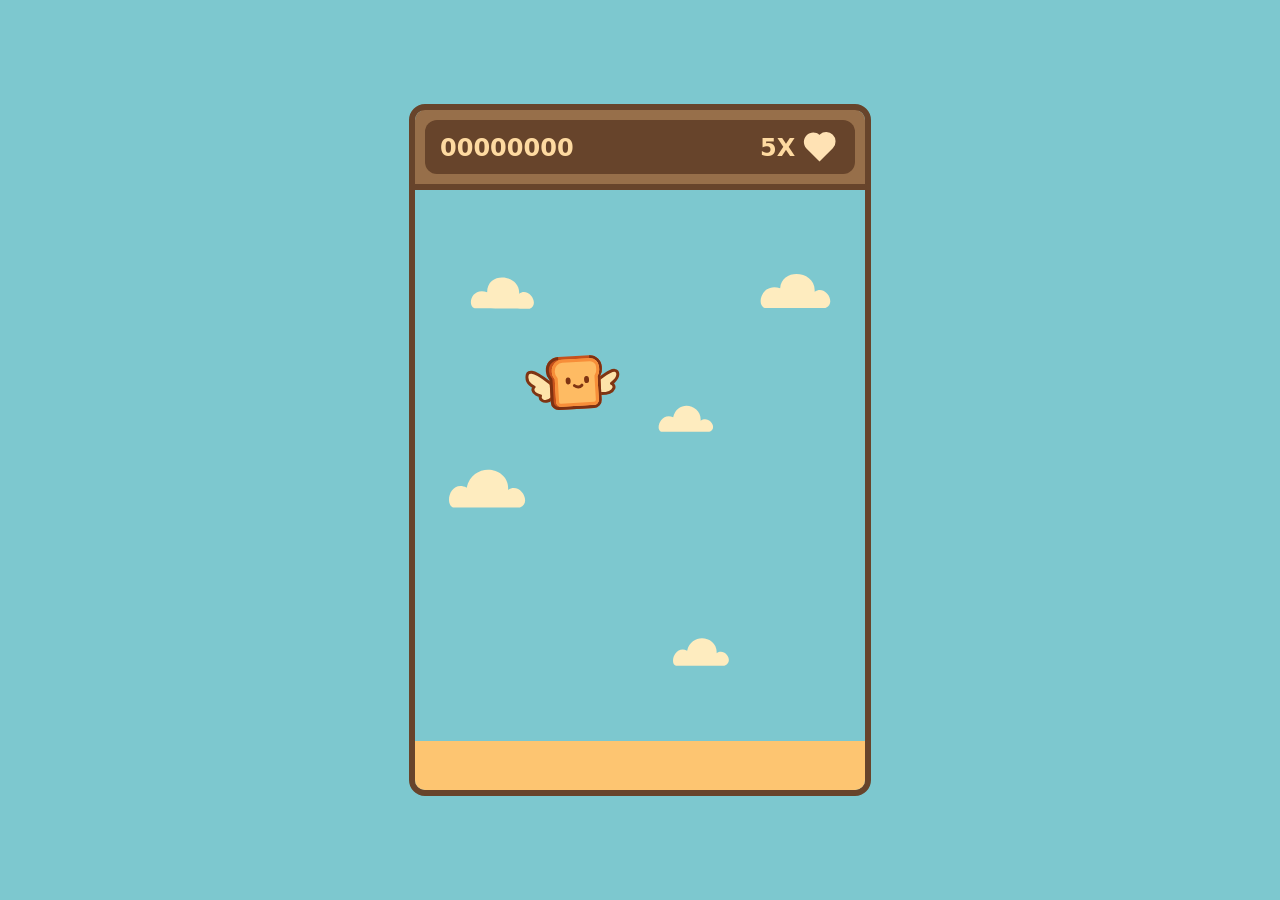
<file: Tools von 09.03.25/toast catcher game/index.html>
<!DOCTYPE html>
<html lang="en">
<head>
    <meta charset="UTF-8">
    <meta name="viewport" content="width=device-width, initial-scale=1.0">
    <title>Toast Catcher Game</title>
    <link rel="stylesheet" href="style.css">
</head>
<body>

    <div class="frame">
        <svg id="game" xmlns="http://www.w3.org/2000/svg" xmlns:xlink="http://www.w3.org/1999/xlink" width="450" height="680" fill="none" viewBox="0 0 450 680">
            <path fill="#7DC8CF" d="M0 1h450v680H0z"/>
            <path fill="#976F4A" d="M0 0h450v80H0z"/>
            <path fill="#FDC571" d="M0 631h450v50H0z"/>
            <path fill="#67442B" d="M0 74h450v6H0z"/>
            <rect width="430" height="54" x="10" y="10" fill="#67442B" rx="12"/>
            <path xmlns="http://www.w3.org/2000/svg" fill="#FFE2B4" d="M391.652 25.303c3.524-3.523 9.148-3.665 12.842-.427l.017-.016.352-.334a9.407 9.407 0 0 1 13.285 13.286l-.333.352-13.303 13.303-13.304-13.304.016-.017c-3.238-3.695-3.097-9.318.428-12.843Z"/>
            <g class="game-info-text" fill="#FEDAA1" font="inherit" >
                <text id="score" x="25" y="46" >00000000</text>
                <text id="lives" x="345" y="46"></text>
            </g>

            <path fill="#FEECBF" d="M104.139 183.699c1.5-19.5-32-23-32-1.5-15.5-5.5-20.5 13.5-12.5 16 14.5 0 43.5.5 55 .5 10.5-4-.5-22-10.5-15Zm295.5-2c1.642-21.263-33-24.5-34.5-3.5-18.5-6-24.258 16.956-15.5 19.682h60.837c11.495-4.362.111-23.815-10.837-16.182ZM93.078 379.908c1.792-23.22-34.939-29.209-41.439-2.209-16.5-8-22.677 16.903-13.12 19.88h66.384c12.543-4.763.121-26.007-11.825-17.671Zm192.561-69.209c1.295-16-22.804-22.105-27.5-3.5-11.919-5.513-18.639 12.448-11.736 14.5h47.954c9.061-3.282-.089-16.744-8.718-11Zm16 232.5c1.307-16.633-24.76-21.841-29.5-2.5-12.033-5.731-18.163 12.839-11.194 14.971h48.413c10.281-3.471.993-18.442-7.719-12.471Z"/>

            <g font-size="36" id="game-over-screen" pointer-events="none" visibility="hidden" >
                <text x="225" y="220" text-anchor="middle" stroke="#603719" stroke-width="10">GAME OVER</text>
                <text x="225" y="220" text-anchor="middle" fill="#f16f33">GAME OVER</text>
                <text id="final-score-info" x="225" y="260" text-anchor="middle" font-size="24" fill="white">Final Score: 0</text>
            </g>

            <symbol id="toast" xmlns="http://www.w3.org/2000/svg" width="95" height="57" viewBox="0 0 95 57">
                <path class="toast__wings" fill="#FDE2A9" stroke="#7F3412" stroke-linejoin="round" stroke-width="3" d="M3.793 18.165c.905-.484 1.938-.526 2.887-.399 1.88.252 4.141 1.27 6.375 2.527 3.967 2.234 8.385 5.539 11.558 8.103l1.279 1.048.105.096a1.5 1.5 0 0 1 .424.87l1.47 11.701a1.5 1.5 0 0 1-.432 1.254c-3.981 3.94-8.147 4.232-10.628 2.541-1.168-.796-2.067-2.187-1.735-3.753.053-.25.135-.483.24-.702-1.743-.454-3.15-1.018-4.257-1.658-1.747-1.01-2.903-2.31-3.22-3.799-.292-1.363.181-2.602 1.058-3.47-1.424-.708-2.823-1.57-4-2.646-2.349-2.147-3.818-5.157-2.921-9.21l.05-.2c.265-.997.838-1.817 1.747-2.303Zm85.793-2.258c-1.486-.17-3.23.45-4.847 1.238-2.93 1.426-6.42 3.904-9.438 6.2l-1.26.971-.133.116a1.5 1.5 0 0 0-.448 1.1l.251 12.107a1.5 1.5 0 0 0 1.44 1.468c3.919.158 6.967-.368 9.192-1.296 2.19-.913 3.742-2.294 4.306-3.937.288-.837.307-1.725.002-2.556-.304-.828-.892-1.499-1.647-1.973a5.05 5.05 0 0 0-.67-.351 23.515 23.515 0 0 0 2.936-2.553c1.003-1.038 1.868-2.154 2.475-3.29.6-1.126.998-2.366.924-3.61-.055-.913-.297-1.79-.868-2.481-.595-.72-1.4-1.06-2.215-1.153Z"/>
                <mask id="a" fill="#fff">
                    <path d="M63.941.713c6.616-.394 12.298 4.65 12.692 11.266l.12 2.016a12.94 12.94 0 0 1-1.657 7.165l1.421 23.884a8 8 0 0 1-7.51 8.461l-34.86 2.074a8 8 0 0 1-8.461-7.511l-1.343-22.575a12.946 12.946 0 0 1-3.543-8.17l-.06-1.017c-.427-7.167 5.038-13.323 12.204-13.75L63.941.714Z"/>
                </mask>
                <path fill="#C7511B" d="M63.941.713c6.616-.394 12.298 4.65 12.692 11.266l.12 2.016a12.94 12.94 0 0 1-1.657 7.165l1.421 23.884a8 8 0 0 1-7.51 8.461l-34.86 2.074a8 8 0 0 1-8.461-7.511l-1.343-22.575a12.946 12.946 0 0 1-3.543-8.17l-.06-1.017c-.427-7.167 5.038-13.323 12.204-13.75L63.941.714Z"/>
                <path fill="#7E3112" d="m63.941.713-.178-2.995.178 2.995Zm12.692 11.266-2.995.178 2.995-.178Zm.12 2.016 2.994-.178-2.994.178Zm-1.657 7.165-2.61-1.478a2.999 2.999 0 0 0-.385 1.656l2.995-.178Zm1.421 23.884 2.995-.178-2.995.178Zm-50.831 3.024-2.995.178 2.995-.178Zm-1.343-22.575 2.995-.178a3 3 0 0 0-.819-1.887l-2.176 2.065Zm-3.543-8.17-2.995.179 2.995-.179Zm-.06-1.017-2.995.178 2.994-.178Zm12.204-13.75-.178-2.994.178 2.995ZM63.941.714l.178 2.994a9 9 0 0 1 9.52 8.45l2.994-.178 2.995-.178c-.493-8.27-7.595-14.575-15.865-14.083l.178 2.995ZM76.633 11.98l-2.995.178.12 2.016 2.995-.178 2.994-.178-.12-2.016-2.994.178Zm.12 2.016-2.995.178a9.94 9.94 0 0 1-1.273 5.509l2.611 1.478 2.611 1.477a15.938 15.938 0 0 0 2.04-8.82l-2.994.178Zm-1.657 7.165-2.995.178 1.421 23.884 2.995-.178 2.995-.178L78.09 20.98l-2.995.178Zm1.421 23.884-2.995.178a5 5 0 0 1-4.694 5.288l.178 2.995.178 2.995c6.065-.361 10.689-5.57 10.328-11.634l-2.995.178Zm-7.51 8.461-.179-2.995-34.86 2.074.179 2.995.178 2.995 34.86-2.074-.179-2.995Zm-34.86 2.074-.178-2.995a5 5 0 0 1-5.288-4.694l-2.995.178-2.995.178c.361 6.064 5.57 10.688 11.634 10.328l-.178-2.995Zm-8.461-7.511 2.995-.178-1.343-22.576-2.995.179-2.995.178 1.343 22.575 2.995-.178Zm-1.343-22.575 2.176-2.065a9.946 9.946 0 0 1-2.724-6.283l-2.995.178-2.995.179a15.945 15.945 0 0 0 4.362 10.055l2.176-2.064Zm-3.543-8.17 2.995-.178-.06-1.017-2.996.178-2.994.178.06 1.018 2.995-.179Zm-.06-1.017 2.994-.178c-.328-5.513 3.875-10.249 9.389-10.577l-.179-2.994-.178-2.995c-8.82.525-15.546 8.1-15.021 16.922l2.994-.178ZM36.98 5.347l-.179-2.994.178 2.994Z" mask="url(#a)"/>
                <mask id="b" fill="#fff">
                    <path d="M64.353 3.719a9 9 0 0 1 9.518 8.45l.177 2.969a10.949 10.949 0 0 1-1.721 6.587l1.39 23.368a5 5 0 0 1-4.694 5.288l-32.78 1.95a5 5 0 0 1-5.288-4.694l-1.362-22.894a10.953 10.953 0 0 1-2.882-6.789l-.058-.973c-.36-6.064 4.263-11.273 10.327-11.634L64.353 3.72Z"/>
                </mask>
                <path fill="#FEBB63" d="M64.353 3.719a9 9 0 0 1 9.518 8.45l.177 2.969a10.949 10.949 0 0 1-1.721 6.587l1.39 23.368a5 5 0 0 1-4.694 5.288l-32.78 1.95a5 5 0 0 1-5.288-4.694l-1.362-22.894a10.953 10.953 0 0 1-2.882-6.789l-.058-.973c-.36-6.064 4.263-11.273 10.327-11.634L64.353 3.72Z"/>
                <path fill="#F78E39" d="M64.353 3.719 64.175.724l.178 2.995Zm9.695 11.419 2.995-.178-2.995.178Zm-1.721 6.587-2.525-1.62a3 3 0 0 0-.47 1.799l2.995-.179Zm1.39 23.368 2.995-.178-2.995.178Zm-4.694 5.288.178 2.995-.178-2.995Zm-32.78 1.95.178 2.995-.178-2.995Zm-5.288-4.694-2.995.178 2.995-.178Zm-1.362-22.894 2.994-.178a3 3 0 0 0-.787-1.853l-2.207 2.031Zm-2.882-6.789-2.995.178 2.995-.178ZM36.98 5.347l-.179-2.994.178 2.994ZM64.352 3.72l.178 2.995a6 6 0 0 1 6.346 5.633l2.994-.178 2.995-.179C76.473 5.375 70.79.33 64.175.724l.178 2.995Zm9.518 8.45-2.994.178.176 2.969 2.995-.178 2.995-.178-.177-2.97-2.995.178Zm.177 2.969-2.995.178a7.949 7.949 0 0 1-1.25 4.789l2.524 1.62 2.524 1.621a13.947 13.947 0 0 0 2.192-8.386l-2.995.178Zm-1.721 6.587-2.995.178 1.39 23.368 2.995-.178 2.995-.178-1.39-23.368-2.995.178Zm1.39 23.368-2.995.178a2 2 0 0 1-1.877 2.116l.178 2.994.178 2.995a8 8 0 0 0 7.51-8.46l-2.994.177Zm-4.694 5.288-.178-2.994-32.78 1.95.178 2.994.178 2.995 32.78-1.95-.178-2.995Zm-32.78 1.95-.178-2.994a2 2 0 0 1-2.116-1.878l-2.994.178-2.995.179a8 8 0 0 0 8.46 7.51l-.177-2.995Zm-5.288-4.694 2.994-.178-1.361-22.894-2.995.178-2.995.178 1.362 22.894 2.995-.178Zm-1.362-22.894 2.207-2.031a7.954 7.954 0 0 1-2.094-4.936l-2.995.178-2.995.178a13.953 13.953 0 0 0 3.669 8.642l2.208-2.031Zm-2.882-6.789 2.995-.178-.058-.973-2.995.178-2.995.178.058.973 2.995-.178Zm-.058-.973 2.995-.178a8 8 0 0 1 7.51-8.461l-.178-2.995-.178-2.994C29.084 2.812 23.2 9.44 23.658 17.159l2.995-.178ZM36.98 5.347l.178 2.995 27.373-1.628-.178-2.995-.178-2.995-27.373 1.629.178 2.994Z" mask="url(#b)"/>
                <path stroke="#7F3412" stroke-linecap="round" stroke-linejoin="round" stroke-width="3" d="M49.28 31.137c2.615 1.848 5.61 1.67 7.488-.445"/>
                <g class="toast__eyes">
                    <ellipse cx="61.42" cy="25.123" fill="#7F3412" rx="2.5" ry="3.5" transform="rotate(-3.404 61.42 25.123)"/>
                    <ellipse cx="42.994" cy="26.502" fill="#7F3412" rx="2.5" ry="3.5" transform="rotate(-3.404 42.994 26.502)"/>
                </g>
            </symbol>
        </svg>
    </div>

    <script src="script.js"></script>
</body>
</html>
</file>
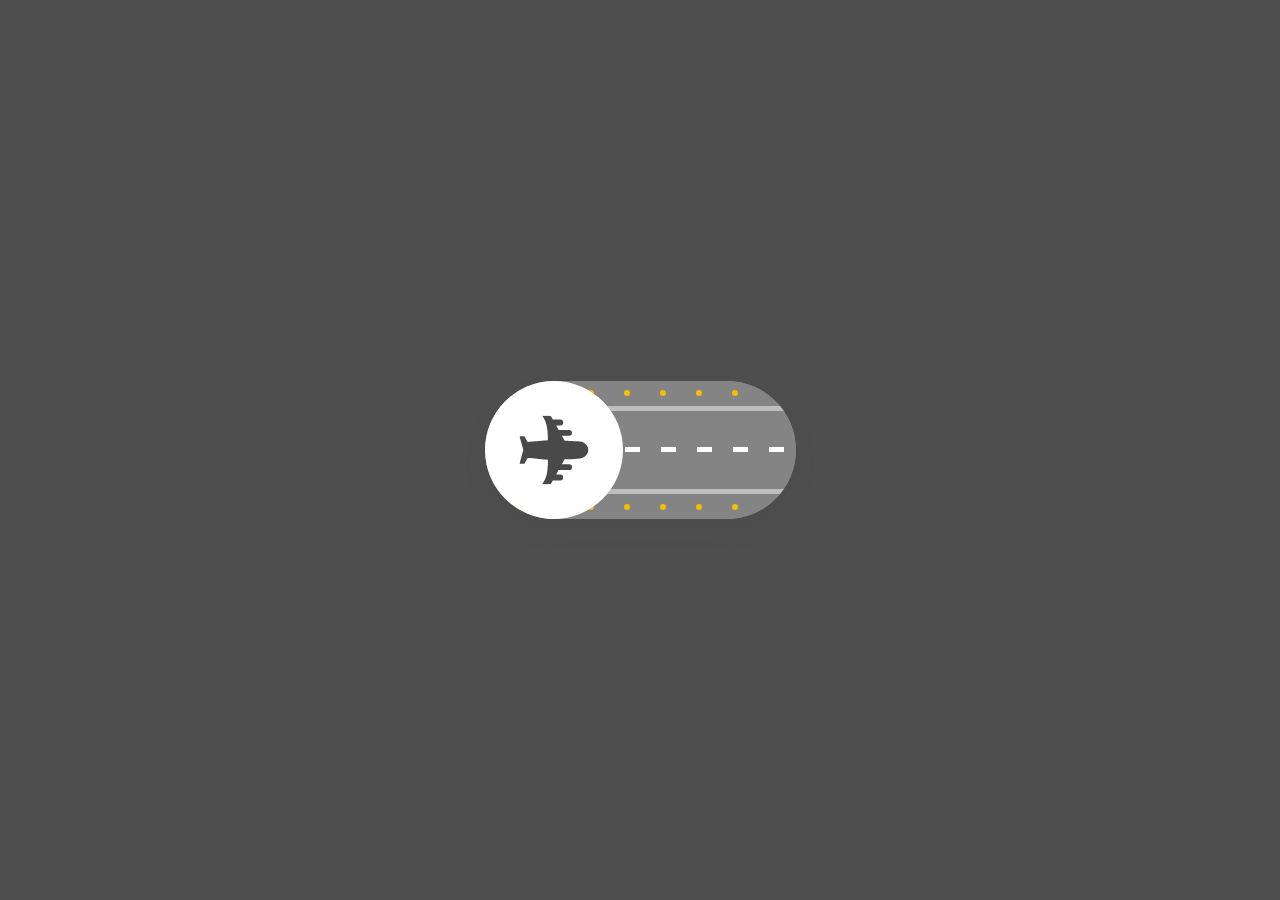
<file: Tools von 09.03.25/Uçak/index.html>
<!DOCTYPE html>
<html>
    <head>
        <link rel="stylesheet" href="style.css">
        <script src="https://cdnjs.cloudflare.com/ajax/libs/gsap/3.12.2/gsap.min.js"></script>
    </head>
    <body>
        <div class="switch">
            <div class="switch__button">
                <svg
                    xmlns="http://www.w3.org/2000/svg"
                    class="airplane"
                    viewBox="0 0 140.351 139.63"
                >
                    <path fill="var(--color-off)" d="M45.851,139.316s13.2-12.046,11.842-49.753c-41.162-3.584-41.285-3.448-41.285-3.448L10.1,97.9H0L7.725,69.815h0L0,41.729H10.1l6.308,11.785s.123.136,41.285-3.449C59.047,12.359,45.851.314,45.851.314s15.674-.706,17.187,0c.364.169,2.2,3.17,4.789,7.635H82.858a6,6,0,0,1,0,12H74.635c1.651,2.949,3.352,6.007,5.009,9h21.213a6,6,0,1,1,0,12h-14.6C89.473,46.806,91.7,50.9,91.7,50.9s15.527.144,31.431,1.838S140.347,69.48,140.347,69.48v.32c0,.01,0,.02,0,.031l0,.206s-1.31,15.163-17.215,16.856S91.7,88.73,91.7,88.73s-2.228,4.093-5.442,9.95h14.6a6,6,0,1,1,0,12H79.645c-1.658,2.993-3.358,6.051-5.009,9h8.222a6,6,0,1,1,0,12H67.828c-2.587,4.465-4.426,7.465-4.79,7.636a22.453,22.453,0,0,1-5.128.313C52.817,139.63,45.851,139.316,45.851,139.316Z"/>
                </svg>
                <svg
                    xmlns="http://www.w3.org/2000/svg"
                    class="airplane -on"
                    viewBox="0 0 140.351 139.63"
                >
                    <path fill="var(--color-on)" d="M45.851,139.316s13.2-12.046,11.842-49.753c-41.162-3.584-41.285-3.448-41.285-3.448L10.1,97.9H0L7.725,69.815h0L0,41.729H10.1l6.308,11.785s.123.136,41.285-3.449C59.047,12.359,45.851.314,45.851.314s15.674-.706,17.187,0c.364.169,2.2,3.17,4.789,7.635H82.858a6,6,0,0,1,0,12H74.635c1.651,2.949,3.352,6.007,5.009,9h21.213a6,6,0,1,1,0,12h-14.6C89.473,46.806,91.7,50.9,91.7,50.9s15.527.144,31.431,1.838S140.347,69.48,140.347,69.48v.32c0,.01,0,.02,0,.031l0,.206s-1.31,15.163-17.215,16.856S91.7,88.73,91.7,88.73s-2.228,4.093-5.442,9.95h14.6a6,6,0,1,1,0,12H79.645c-1.658,2.993-3.358,6.051-5.009,9h8.222a6,6,0,1,1,0,12H67.828c-2.587,4.465-4.426,7.465-4.79,7.636a22.453,22.453,0,0,1-5.128.313C52.817,139.63,45.851,139.316,45.851,139.316Z"/>
                </svg>
            </div>
            <div class="airport-wrapper">
                <div class="airport">
                    <div class="airport__lightLine">
                        <div class="airport__light"></div>
                        <div class="airport__light"></div>
                        <div class="airport__light"></div>
                        <div class="airport__light"></div>
                        <div class="airport__light"></div>
                        <div class="airport__light"></div>
                        <div class="airport__light"></div>
                        <div class="airport__light"></div>
                        <div class="airport__light"></div>
                        <div class="airport__light"></div>
                    </div>
                    <div class="airport__airstrip">
                        <div class="airport__lineContainer">
                            <div class="airport__line"></div>
                            <div class="airport__line"></div>
                            <div class="airport__line"></div>
                            <div class="airport__line"></div>
                            <div class="airport__line"></div>
                            <div class="airport__line"></div>
                            <div class="airport__line"></div>
                            <div class="airport__line"></div>
                            <div class="airport__line"></div>
                            <div class="airport__line"></div>
                            <div class="airport__line"></div>
                            <div class="airport__line"></div>
                        </div>
                    </div>
                    <div class="airport__lightLine">
                        <div class="airport__light"></div>
                        <div class="airport__light"></div>
                        <div class="airport__light"></div>
                        <div class="airport__light"></div>
                        <div class="airport__light"></div>
                        <div class="airport__light"></div>
                        <div class="airport__light"></div>
                        <div class="airport__light"></div>
                        <div class="airport__light"></div>
                        <div class="airport__light"></div>
                    </div>
                </div>
            </div>
            <div class="sky">
                <div class="cloud-line">
                    <div class="cloud-container">
                        <div class="cloud">
                            <div class="cloud__shape"></div>
                            <div class="cloud__shape"></div>
                        </div>
                        <div class="cloud">
                            <div class="cloud__shape"></div>
                            <div class="cloud__shape"></div>
                        </div>
                        <div class="cloud">
                            <div class="cloud__shape"></div>
                            <div class="cloud__shape"></div>
                        </div>
                        <div class="cloud">
                            <div class="cloud__shape"></div>
                            <div class="cloud__shape"></div>
                        </div>
                        <div class="cloud">
                            <div class="cloud__shape"></div>
                            <div class="cloud__shape"></div>
                        </div>
                    </div>
                    <div class="cloud-container">
                        <div class="cloud">
                            <div class="cloud__shape"></div>
                            <div class="cloud__shape"></div>
                        </div>
                        <div class="cloud">
                            <div class="cloud__shape"></div>
                            <div class="cloud__shape"></div>
                        </div>
                        <div class="cloud">
                            <div class="cloud__shape"></div>
                            <div class="cloud__shape"></div>
                        </div>
                        <div class="cloud">
                            <div class="cloud__shape"></div>
                            <div class="cloud__shape"></div>
                        </div>
                        <div class="cloud">
                            <div class="cloud__shape"></div>
                            <div class="cloud__shape"></div>
                        </div>
                    </div>
                </div>
            </div>
        </div>
        <script src="script.js"></script>
    </body>
</html>
</file>
<file: Tools von 09.03.25/404 Page/style.css>
body {
  background-color: #6495ED; /* CornflowerBlue */
  font-family: 'Concert One', cursive;
  margin: 0;
  overflow: hidden;
  padding: 0;
}


/*/////////////////// scene */
.text {
  left: 50%;
  position: absolute;
  top: 50%;
  transform: translate(-50%, -50%);
  color: rgba(19, 36, 44, 0.1);
  font-size: 30em;
  text-align: center;
  top: 40%;
}

.container {
  left: 50%;
  position: absolute;
  top: 50%;
  transform: translate(-50%, -50%);
  height: 300px;
  width: 500px;
}
.container:after {
  position: absolute;
  content: "";
  background-color: rgba(19, 36, 44, 0.1);
  border-radius: 12px;
  bottom: 40px;
  height: 12px;
  left: 80px;
  width: 350px;
  z-index: -1;
}

/*/////////////////// caveman */
.caveman {
  height: 300px;
  position: absolute;
  width: 250px;
}

.caveman:nth-child(1) {
  right: 20px;
}

.caveman:nth-child(2) {
  left: 20px;
  transform: rotateY(180deg);
}

.head {
  position: absolute;
  background-color: #13242C; /* Siyah saç */
  border-radius: 50px;
  height: 140px;
  left: 60px;
  top: 25px;
  width: 65px;
}
.head:after, .head:before {
  content: "";
  position: absolute;
  background-color: #13242C; /* Siyah saç detayları */
  border-radius: 10px;
  height: 20px;
  width: 7px;
}
.head:after {
  left: 35px;
  top: -8px;
  transform: rotate(20deg);
}
.head:before {
  left: 30px;
  top: -8px;
  transform: rotate(-20deg);
}
.head .eye {
  left: 50%;
  position: absolute;
  transform: translateX(-50%);
  background-color: #EAB08C; 
  border-radius: 50px;
  height: 16px;
  left: 45%;
  top: 40px;
  width: 48px;
}
.head .eye:after, .head .eye:before {
  content: "";
  position: absolute;
  top: 50%;
  transform: translateY(-50%);
  background-color: #13242C; 
  border-radius: 50%;
  height: 5px;
  width: 5px;
}
.head .eye:after {
  left: 5px;
}
.head .eye:before {
  right: 9px;
}
.head .eye .nose {
  left: 50%;
  position: absolute;
  top: 50%;
  transform: translate(-50%, -50%);
  background-color: #D9766C; /* Önceki ten rengi (orta) */
  border-left: 8px solid rgba(19, 36, 44, 0.1);
  border-radius: 10px;
  box-sizing: border-box;
  height: 35px;
  left: 45%;
  top: 12px;
  width: 15px;
}

.shape {
  left: 50%;
  position: absolute;
  transform: translateX(-50%);
  border-radius: 50%;
  height: 140px;
  overflow: hidden;
  top: 70px;
  width: 140px;
}
.shape .circle {
  position: absolute;
  border-radius: 50%;
  height: 60px;
  width: 60px;
}
.shape .circle:after, .shape .circle:before {
  content: "";
  position: absolute;
  border-radius: 50%;
  height: 20px;
  width: 20px;
}
.shape .circle:after {
  left: 50px;
  top: 10px;
}
.shape .circle:before {
  left: 60px;
  top: 45px;
}
.shape .circle:nth-child(1) {
  left: -12px;
  top: 80px;
}
.shape .circle:nth-child(2) {
  right: 10px;
  top: 0px;
  transform: rotate(90deg);
}
.shape .circle:nth-child(2):after {
  left: 65px;
  top: 10px;
}
.shape .circle:nth-child(2):before {
  display: none;
}

.caveman:nth-child(1) .shape {
  background-color: #4169E1; 
}
.caveman:nth-child(1) .shape .circle {
  background-color: #191970; /* MidnightBlue for caveman 1's circle details */
}
.caveman:nth-child(1) .shape .circle:after, .caveman:nth-child(1) .shape .circle:before {
  background-color: #191970; /* MidnightBlue for caveman 1's circle details */
}

.caveman:nth-child(2) .shape {
  background-color: #191970; /* MidnightBlue for caveman 2's main body */
}
.caveman:nth-child(2) .shape .circle {
  background-color: #4169E1; /* RoyalBlue for caveman 2's circle details */
}
.caveman:nth-child(2) .shape .circle:after, .caveman:nth-child(2) .shape .circle:before {
  background-color: #4169E1; /* RoyalBlue for caveman 2's circle details */
}

.arm-right {
  position: absolute;
  background-color: #EAB08C; /* Önceki ten rengi (açık) */
  border-left: 8px solid rgba(19, 36, 44, 0.1);
  border-radius: 50px;
  box-sizing: border-box;
  height: 180px;
  left: 135px;
  top: 80px;
  transform-origin: 30px 30px;
  width: 60px;
  z-index: 1;
}
.arm-right .club {
  position: absolute;
  border-bottom: 110px solid #2F4F4F; /* DarkSlateGray for club wood */
  border-left: 10px solid transparent;
  border-right: 10px solid transparent;
  height: 0;
  left: -60px;
  top: 120px;
  transform: rotate(70deg);
  width: 20px;
}
.arm-right .club:after, .arm-right .club:before {
  position: absolute;
  content: "";
  background-color: #2F4F4F; /* DarkSlateGray for club details */
  border-radius: 50%;
  left: 0;
}
.arm-right .club:after {
  height: 20px;
  width: 20px;
  top: -10px;
}
.arm-right .club:before {
  height: 40px;
  width: 40px;
  left: -10px;
  top: 90px;
}

.leg {
  position: absolute;
  border-radius: 10px;
  height: 55px;
  top: 200px;
  width: 10px;
}
.leg:after {
  position: absolute;
  content: "";
  border-radius: 50%;
  height: 10px;
  left: -5px;
  top: 15px;
  width: 10px;
}
.leg .foot {
  position: absolute;
  border-radius: 25px 25px 0 0;
  height: 25px;
  left: -38px;
  top: 30px;
  width: 50px;
}
.leg .foot:after, .leg .foot:before, .leg .foot .fingers, .leg .foot .fingers:after {
  position: absolute;
  background-color: #EAB08C; /* Önceki ten rengi (açık) */
  border-radius: 50%;
  bottom: 0px;
  height: 15px;
  transform-origin: bottom;
  width: 15px;
}
.leg .foot:after {
  left: -6px;
  content: "";
}
.leg .foot:before {
  left: 8px;
  transform: scale(0.6);
  content: "";
}
.leg .foot .fingers {
  left: 15px;
  transform: scale(0.6);
}
.leg .foot .fingers:after {
  left: 11px;
  content: "";
}

.leg:nth-child(1) {
  background-color: #B2524D; 
  left: 95px;
}
.leg:nth-child(1):after {
  background-color: #B2524D; 
}
.leg:nth-child(1) .foot {
  background-color: #B2524D; 
}
.leg:nth-child(1) .foot:after {
  background-color: #B2524D; /
}
.leg:nth-child(1) .foot:before {
  display: none;
}

.leg:nth-child(2) {
  background-color: #D9766C; 
  left: 115px;
}
.leg:nth-child(2):after {
  background-color: #D9766C;  
}
.leg:nth-child(2) .foot {
  background-color: #D9766C; 
}

/*/////////////////// animation */
.caveman:nth-child(1) .arm-right {
  animation: arm-anima 1.2s infinite cubic-bezier(0.55, 0.01, 0.16, 1.34);
}

.caveman:nth-child(2) .arm-right {
  animation: arm-anima 1.2s infinite cubic-bezier(0.55, 0.01, 0.16, 1.34);
  animation-delay: 0.6s;
}

@keyframes arm-anima {
  0% {
    transform: rotate(0);
  }
  100% {
    transform: rotate(-360deg);
  }
}

.caveman:nth-child(2) .head {
  animation: head-anima 1.2s infinite cubic-bezier(0.55, 0.01, 0.16, 1.34);
}

.caveman:nth-child(1) .head {
  animation: head-anima 1.2s infinite cubic-bezier(0.55, 0.01, 0.16, 1.34);
  animation-delay: 0.6s;
}

@keyframes head-anima {
  0% {
    top: 25px;
  }
  42% {
    top: 25px;
  }
  45% {
    top: 50px;
  }
  100% {
    top: 25px;
  }
}

.caveman:nth-child(2) .eye:after,
.caveman:nth-child(2) .eye:before {
  animation: eye-anima 1.2s infinite cubic-bezier(0.55, 0.01, 0.16, 1.34);
}

.caveman:nth-child(1) .eye:after,
.caveman:nth-child(1) .eye:before {
  animation: eye-anima 1.2s infinite cubic-bezier(0.55, 0.01, 0.16, 1.34);
  animation-delay: 0.6s;
}

@keyframes eye-anima {
  0% {
    height: 5px;
  }
  42% {
    height: 5px;
  }
  45% {
    height: 1px;
  }
  100% {
    height: 5px;
  }
}

.container:after {
  animation: shadow-anima 1.2s infinite cubic-bezier(0.55, 0.01, 0.16, 1.34);
  animation-delay: 0.1s;
}

@keyframes shadow-anima {
  0% {
    width: 350px;
    left: 80px;
  }
  25% {
    width: 450px;
    left: 80px;
  }
  50% {
    width: 350px;
    left: 80px;
  }
  75% {
    width: 450px;
    left: 0px;
  }
  100% {
    width: 350px;
    left: 80px;
  }
}
</file>
<file: Tools von 09.03.25/Beating Heart - CSS and SVG animation/style.css>
body {
  height: 100%;
  width: 100%;
  display: -webkit-box;
  display: -ms-flexbox;
  display: flex;
  -webkit-box-orient: vertical;
  -webkit-box-direction: normal;
      -ms-flex-direction: column;
          flex-direction: column;
  -webkit-box-pack: center;
      -ms-flex-pack: center;
          justify-content: center;
  -webkit-box-align: center;
      -ms-flex-align: center;
          align-items: center;
  
  background-color: #371B1B;
}

section {
  width: 100%;
  height: 100%; 
}



svg {
  position: fixed;
  z-index: 900;
  height: 90%;
  width: 100%;
  left: 0;
  top: 5%;
}


.st0{display:none;}
	.st1{fill:#D16B59;}
	.st2{fill:#7C5565;}
	.st3{fill:#FFA88E;}
	.st4{fill:#AD373E;}
	.st5{fill:#C16A66;}
	.st6{fill:#FF7265;}
	.st7{fill:#FE857F;}
	.st8{fill:#E68C79;}
	.st9{fill:#FFA38F;}
	.st10{fill:#FF6D5B;}
	.st11{fill:#8A3941;}
	.st12{fill:#D46A60;}
	.st13{fill:#FF887D;}
	.st14{fill:#A24D5D;}
	.st15{fill:#F08F78;}
	.st16{fill:#C74D44;}
	.st17{fill:#FF9383;}
	.st18{fill:#FF8973;}
	.st19{fill:transparent;}
	.st20{fill:#FB827C;}
	.st21{fill:#FBAB97;}
	.st22{fill:#BE4349;}
	.st23{fill:#FFAA97;}
	.st24{fill:#8B2C1F;}
	.st25{fill:#962E28;}
	.st26{fill:#952C21;}
	.st27{fill:#97211B;}
	.st28{fill:#590F1a;}
	.st29{fill:#981A11;}
	.st30{fill:#590F1a;}
	.st31{fill:#981D0B;}
	.st32{fill:#CE3F41;}
	.st33{fill:#FE6D68;}
	.st34{fill:#DB574C;}
	.st35{fill:#8D333A;}
	.st36{fill:#AF434D;}
	.st37{fill:#9D3733;}
	.st38{fill:#80262C;}
	.st39{fill:#872B33;}
	.st40{fill:#942C24;}
	.st41{fill:#B9424A;}
	.st42{fill:#AB404C;}
	.st43{fill:#9F3F36;}
	.st44{fill:#FF6B60;}
	.st45{fill:#95343A;}
	.st46{fill:#FF6C69;}
	.st47{fill:#FF545A;}
	.st48{fill:#DD5051;}
	.st49{fill:#FF6666;}
	.st50{fill:#FF5D57;}
	.st51{fill:#FF9781;}
	.st52{fill:#FB806E;}
	.st53{fill:#C85B54;}
	.st54{fill:#C5353E;}
	.st55{fill:#87363D;}
	.st56{fill:#AA3F3F;}
	.st57{fill:#DE645B;}
	.st58{fill:#FF6158;}
	.st59{fill:#C54947;}
	.st60{fill:#9A4546;}
	.st61{fill:#7D3238;}
	.st62{fill:#A0564B;}
	.st63{fill:#9E363D;}
	.st64{fill:#C14A41;}
	.st65{fill:#FA9A84;}
	.st66{fill:#C07160;}
	.st67{fill:#7D3337;}
	.st68{fill:transparent;}
	.st69{fill:#FF7E6E;}
	.st70{fill:#FD6D62;}
	.st71{fill:#79231F;}
	.st72{fill:#E46864;}
	.st73{fill:#AD3F34;}
	.st74{fill:#371B1B;}
	.st75{fill:#C55449;}
	.st76{fill:#FF6B5A;}
	.st77{fill:#D65257;}
	.st78{fill:#FCB6A4;}
	.st79{fill:#EF7A63;}
	.st80{fill:#FF9D93;}
	.st81{fill:#E78366;}
	.st82{fill:#FF796D;}
	.st83{fill:#922B36;}
	.st84{fill:#7F020F;}
	.st85{fill:#84030D;}
	.st86{fill:#8D0C1C;}
	.st87{fill:#A20D13;}
	.st88{fill:#84010D;}
	.st89{fill:#970013;}
	.st90{fill:#951310;}
	.st91{fill:#8A070F;}
	.st92{fill:#9D0005;}
	.st93{fill:#950205;}
	.st94{fill:#8B1C1D;}
	.st95{fill:#F2493B;}
	.st96{fill:#7B0512;}
	.st97{fill:#7B242E;}
	.st98{fill:#D04D55;}
	.st99{fill:#E78973;}
	.st100{fill:#F55B57;}
	.st101{fill:#A30114;}
	.st102{fill:#7F1F20;}
	.st103{fill:#60151D;}
	.st104{fill:#761D1F;}
	.st105{fill:#5E1C1C;}
	.st106{fill:#810C10;}
	.st107{fill:#7B0206;}
	.st108{fill:#790005;}
	.st109{fill:#860003;}
	.st110{fill:#760514;}
	.st111{fill:#6D0305;}
	.st112{fill:#883934;}
	.st113{fill:#7F0007;}
	.st114{fill:#7C5565;}
	.st115{fill:#7C5565;}
	.st116{fill:#931218;}
	.st117{fill:#AC5446;}
	.st118{fill:#8A383A;}
	.st119{fill:#690103;}
	.st120{fill:#8F090C;}
	.st121{fill:#7C5565;}
	.st122{fill:#973130;}
	.st123{fill:#FF8474;}
	.st124{fill:#78020F;}
	.st125{fill:#71060A;}
	.st126{fill:#6B020B;}
	.st127{fill:#7D000E;}
	.st128{fill:#790002;}
	.st129{fill:#FF9685;}
	.st130{fill:#AB4B42;}
	.st131{fill:#863B3C;}
	.st132{fill:#FF8C72;}
	.st133{fill:#A7413C;}
	.st134{fill:#912922;}
	.st135{fill:#8B302A;}
	.st136{fill:#FE574F;}
	.st137{fill:#632229;}
	.st138{fill:#590F1a;}
	.st139{display: none; fill:none;stroke:transparent;stroke-width:2;stroke-miterlimit:10;}
	.st140{fill:#9A2920;}
	.st141{fill:#5C2328;}
	.st142{fill:#AC4A5A;}
	.st143{fill:#783438;}
	.st144{fill:#902A1F;}
	.st145{fill:#9E2E27;}
	.st146{fill:#FF6057;}
	.st147{fill:#A14037;}
	.st148{fill:#E26360;}
	.st149{fill:#FF5953;}
	.st150{fill:#FE5B4E;}
	.st151{fill:#FF826E;}
	.st152{fill:#9B1121;}
	.st153{fill:#CE464A;}
	.st154{fill:#C02935;}
	.st155{fill:#FF8376;}
	.st156{fill:#590F1a;}
	.st157{fill:#AB3A2F;}
	.st158{fill:#CC4E4D;}
	.st159{fill:#C62334;}
	.st160{fill:#9E283C;}
	.st161{fill:#BE0E30;}
	.st162{fill:#B21128;}
	.st163{fill:#C92130;}
	.st164{fill:#A40C19;}
	.st165{fill:#AC1B2D;}
	.st166{fill:#FF464E;}
	.st167{fill:#D1363D;}
	.st168{fill:#C12238;}
	.st169{fill:#B01C2A;}
	.st170{fill:#D53840;}
	.st171{fill:#BA6B5A;}
	.st172{fill:#E8857E;}
	.st173{fill:#703E34;}
	.st174{fill:#B96353;}
	.st175{fill:#B35F59;}
	.st176{fill:#8A4841;}
	.st177{fill:#B44A4E;}
	.st178{fill:#DD6A56;}
	.st179{fill:#FF8778;}
	.st180{fill:#D27264;}
	.st181{fill:#E68271;}
	.st182{fill:#AE3D4C;}
	.st183{fill:#C64048;}
	.st184{fill:#7C5565;}
	.st185{fill:#E85954;}
	.st186{fill:#7C5565;}
	.st187{fill:#F26C5F;}
	.st188{fill:#CF4B4D;}
	.st189{fill:#B1271C;}
	.st190{fill:#962E28;}
	.st191{fill:#96332D;}
	.st192{fill:transparent;}
	.st193{fill:#92353D;}
	.st194{fill:#99000A;}
	.st195{fill:#9C0E10;}
	.st196{fill:#601E26;}
	.st197{fill:#863127;}
	.st198{fill:#A93B46;}
	.st199{fill:#A14B49;}
	.st200{fill:#853435;}
	.st201{fill:#7C5565;}
	.st202{fill:#5D1D22;}
	.st203{fill:#80535C;}
	.st204{fill:#590F1a;}
	.st205{fill:#79292E;}
	.st206{fill:#8B4044;}
	.st207{fill:#742326;}
	.st208{fill:#74252A;}
	.st209{fill:#892523;}
	.st210{fill:#9C1817;}
	.st211{fill:#4B1016;}
	.st212{fill:#D45A4F;}
	.st213{fill:#4D141C;}
	.st214{fill:#7B181C;}
	.st215{fill:#852A20;}
	.st216{fill:#C43538;}
	.st217{fill:#922725;}
	.st218{fill:#890A13;}
	.st219{fill:#E7433E;}
	.st220{fill:#AE3240;}
	.st221{fill:#771A1E;}
	.st222{fill:#8B0210;}
	.st223{fill:#6F090A;}
	.st224{fill:#7E0007;}
	.st225{fill:#680703;}
	.st226{fill:#821113;}
	.st227{fill:transparent;}
	.st228{fill:#700800;}
	.st229{fill:#760708;}
	.st230{fill:#73060B;}
	.st231{fill:#590904;}
	.st232{fill:#7C5565;}
	.st233{fill:#7C5565;}
	.st234{fill:#C74D50;}
	.st235{fill:#6F282A;}
	.st236{fill:#7C5565;}
	.st237{fill:#EB4B49;}
	.st238{fill:#A0303C;}
	.st239{fill:#F65350;}
	.st240{fill:#E15853;}
	.st241{fill:#7C5565;}
	.st242{fill:#6B4957;}
	.st243{fill:#E94945;}
	.st244{fill:#C13E43;}
	.st245{fill:#FA5443;}
	.st246{fill:#D63937;}
	.st247{fill:#FD6D5F;}
	.st248{fill:#D15A49;}
	.st249{fill:#C03937;}
	.st250{fill:#C15050;}
	.st251{fill:#FF8F7F;}
	.st252{fill:#DC4434;}
	.st253{fill:#87000A;}
	.st254{fill:#760D18;}
	.st255{fill:#C62D29;}
	.st256{fill:#F65146;}
	.st257{fill:#84151A;}
	.st258{fill:#FF4B51;}
	.st259{fill:#FF6B5F;}
	.st260{fill:#FF7373;}
	.st261{fill:#DD4145;}
	.st262{fill:#AC162C;}
	.st263{fill:#BC232B;}
	.st264{fill:#B80013;}
	.st265{fill:#8F0A1B;}
	.st266{fill:#B71E2B;}
	.st267{fill:#E75B4D;}
	.st268{fill:#C96459;}
	.st269{fill:#FF7A74;}
	.st270{fill:#EF5E54;}
	.st271{fill:#FF5348;}
	.st272{fill:#921F21;}
	.st273{fill:#8E2329;}
	.st274{fill:#691D24;}
	.st275{fill:#8F1520;}
	.st276{fill:#7E222B;}
	.st277{fill:#871C23;}
	.st278{fill:transparent;}
	.st279{fill:#AB2F37;}
	.st280{fill:#82242E;}
	.st281{fill:#670F1A;}
	.st282{fill:#FE796B;}
	.st283{fill:#FF8273;}
	.st284{fill:#FE7971;}
	.st285{fill:#841E21;}
	.st286{fill:#994A53;}
	.st287{fill:#7E3334;}
	.st288{fill:#B0433D;}
	.st289{fill:#BA5568;}
	.st290{fill:#901411;}
	.st291{fill:#9B1C21;}
	.st292{fill:#C43437;}
	.st293{fill:#942223;}
	.st294{fill:#A22635;}
	.st295{fill:#932729;}
	.st296{fill:#941325;}
	.st297{fill:#C03D49;}
	.st298{fill:#B33D50;}
	.st299{fill:#72101B;}
	.st300{fill:#9C1221;}
	.st301{fill:#371B1B;}
	.st302{fill:#AB1D29;}
	.st303{fill:#541017;}
	.st304{fill:#D73340;}
	.st305{fill:#B71E2E;}
	.st306{fill:#C53943;}
	.st307{fill:#AC2745;}
	.st308{fill:#A63B49;}
	.st309{fill:#BF2B3B;}
	.st310{fill:#B50325;}
	.st311{fill:#93090F;}
	.st312{fill:#AA1E20;}
	.st313{fill:#8D000D;}
	.st314{fill:#7C000A;}
	.st315{fill:#893530;}
	.st316{fill:#87091E;}
	.st317{fill:#77000F;}
	.st318{fill:#A31119;}
	.st319{fill:#7F161C;}
	.st320{fill:#A1122B;}
	.st321{fill:#AA1226;}
	.st322{fill:#FA5055;}
	.st323{fill:#9C1528;}
	.st324{fill:#FE6466;}
	.st325{fill:#860B12;}
	.st326{fill:#810515;}
	.st327{fill:#88211B;}
	.st328{fill:#590F1a;} /*vein*/
	.st329{fill:#951528;}
	.st330{fill:#3A181E;}
	.st331{fill:#932923;}
	.st332{fill:#7C5565;}
	.st333{fill:#9D4640;}
	.st334{fill:#9C4445;}
	.st335{fill:#A3252C;}
	.st336{fill:#7C5565;}
	.st337{fill:#A33238;}
	.st338{fill:#B74145;}
	.st339{fill:#FF9E95;}
	.st340{fill:#8C352D;}
	.st341{fill:#A97155;}
	.st342{fill:#933F35;}
	.st343{fill:#C57464;}
	.st344{fill:#E09E88;}
	.st345{fill:#904430;}
	.st346{fill:#FB6F67;}
	.st347{fill:#FF5049;}
	.st348{fill:#CF2D39;}
	.st349{fill:#BE2D3A;}
	.st350{fill:#A5151D;}
	.st351{fill:#931F15;}
	.st352{fill:#C3323F;}
	.st353{fill:#7C0D1F;}
	.st354{fill:#371B1B;}
	.st355{fill:none;}


 .low-poly {
  z-index: 200;
  -webkit-transform-origin: center;
          transform-origin: center;
-webkit-animation: pulse-grow-main 0s ease-in-out 4s infinite alternate;
          animation: pulse-grow-main 0s ease-in-out 4s infinite alternate; /* 0.8*/
  opacity: 1;
 }


.low-poly * {
 -webkit-animation: fill-ani 2s ease-in 3s backwards, pulse-grow-main 2.5s ease-out 4s infinite alternate;
         animation: fill-ani 2s ease-in 3s backwards, pulse-grow-main 0s ease-out 0s infinite alternate;
   stroke:transparent;
  stroke-width:1px;
  fill-opacity:1;
  stroke-dasharray: 2000;
  stroke-dashoffset: 0 ;
  transform-origin: 50%;
  
}

@-webkit-keyframes fill-ani {
  from {
    fill-opacity:0;
    stroke:#931F15;
    stroke-width:1px;
    stroke-dashoffset: 2000;
    }
}

@keyframes fill-ani {
  from {
    fill-opacity:0;
    stroke:#931F15;
    stroke-width:1px;
    stroke-dashoffset: 2000;
    }
}

/* TOP RIGHT */
.st24, .st25, .st26, .st27, .st29, .st31, .st37, .st40, .st43, .st112, .st130, .st133, .st134, .st135, .st140, .st144, .st145, .st147, .st157, .st189, .st190, .st191, .st197, .st340, .st341, .st342, .st343, .st344, .st345 {
   -webkit-transform-origin: center;
           transform-origin: center;
  
          -webkit-animation: fill-ani 2s ease-in 2.5s backwards, pulse-grow-top .5s ease-in-out 3.5s infinite alternate;
  
                  animation: fill-ani 2s ease-in 2.5s backwards, pulse-grow-top .5s ease-in-out 3.5s infinite alternate;
  display: block;
  
}

.st190 {
   
  -webkit-animation: fill-ani 2s ease-in 2.5s backwards, pulse-grow-top-192 .5s ease-in-out 3.5s infinite alternate;
   
          animation: fill-ani 2s ease-in 2.5s backwards, pulse-grow-top-192 .5s ease-in-out 3.5s infinite alternate;
}
/* TOP RIGHT */


/* TOP LEFT */
.st94, .st102, .st104, .st209, .st215, .st216, .st217, .st221, .st254, .st257, .st272, .st273, .st274, .st275, .st276, .st277, .st279, .st280, .st281, .st285, .st290, .st291, .st292, .st293, .st295, .st299, .st312, .st319, .st325, .st327, .st331, .st335 {
  
  -webkit-transform-origin: center;
          transform-origin: center;
  
          -webkit-animation: fill-ani 2s ease-in 2s backwards, pulse-grow-top .5s ease-in-out 3s infinite alternate;
  
                  animation: fill-ani 2s ease-in 2s backwards, pulse-grow-top .5s ease-in-out 3s infinite alternate;
  display: block;
}
/* TOP LEFT */


/* BOTTOM */
.st84, .st85, .st86, .st87, .st88, .st89, .st90, .st91, .st92, .st93, .st96, .st106, .st107, .st108, .st109, .st110, .st111, .st113, .st116, .st119, .st120, .st122, .st124, .st125, .st126, .st127, .st128, .st152, .st154, .st159, .st160, .st161, .st162, .st163, .st164, .st165, .st168, .st169, .st194, .st195, .st210, .st212, .st214, .st218, .st220, .st222, .st223, .st224, .st225, .st226, .st228, .st229, .st230, .st231, .st253, .st262, .st263, .st264, .st265, .st266, .st289, .st294, .st296, .st297, .st298, .st300, .st302, .st304, .st305, .st306, .st307, .st308, .st309, .st310, .st311, .st313, .st314, .st316, .st317, .st318, .st320, .st321, .st322, .st323, .st326, .st329, .st349, .st350, .st351, .st352, .st353 {
   -webkit-transform-origin: center;
          transform-origin: center;
  
           -webkit-animation: fill-ani 2s ease-in 3s backwards, pulse-grow-bottom .5s ease-in-out 3s infinite alternate;
  
                 animation: fill-ani 2s ease-in 3s backwards, pulse-grow-bottom .5s ease-in-out 3s infinite alternate;
  display: block;
}
/* BOTTOM */



/* Pulse Grow */



@-webkit-keyframes pulse-grow-main {
  to {
   -webkit-transform: scale(.996);
           transform: scale(.996);
    
  }
}



@keyframes pulse-grow-main {
  to {
  
   -webkit-transform: scale(.996);
           transform: scale(.996);
    
  }
}


@-webkit-keyframes pulse-grow-top-192 {
  to {
   -webkit-transform: scale(1.04);
           transform: scale(1.04);
    
  }
}

@keyframes pulse-grow-top-192 {
  to {
   -webkit-transform: scale(1.04);
           transform: scale(1.04);
    
  }
}




@-webkit-keyframes pulse-grow-top {
  to {
           -webkit-transform: scale(1.09);
                   transform: scale(1.09);
    
  }
}




@keyframes pulse-grow-top {
  to {
           -webkit-transform: scale(1.09);
                   transform: scale(1.09);
    
  }
}

@-webkit-keyframes pulse-grow-bottom {
  to {
           -webkit-transform: scale(1.09);
                   transform: scale(1.09);
    
  }
}

@keyframes pulse-grow-bottom {
  to {
           -webkit-transform: scale(1.09);
                   transform: scale(1.09);
    
  }
}


@-webkit-keyframes opacity {
  from {
    stroke:transparent;
  stroke-width:1px;
  fill-opacity:0;
  stroke-dasharray: 2000;
  stroke-dashoffset: 0 ;
  }
}


@keyframes opacity {
  from {
    stroke:transparent;
  stroke-width:1px;
  fill-opacity:0;
  stroke-dasharray: 2000;
  stroke-dashoffset: 0 ;
  }
}

.st211 {
   stroke:transparent;
  stroke-width:1px;
  fill-opacity:1;
  stroke-dasharray: 2000;
  stroke-dashoffset: 0 ;
  -webkit-animation: opacity 2s ease-in 3s backwards;
          animation: opacity 2s ease-in 3s backwards;
  
}

.st328 {
   stroke:transparent;
  stroke-width:1px;
  fill-opacity:1;
  stroke-dasharray: 2000;
  stroke-dashoffset: 0 ;
  -webkit-animation: opacity 2s ease-in 3s backwards;
          animation: opacity 2s ease-in 3s backwards;
}

.st146, .st167 {
  
  -webkit-transform: scale(1.1);
  
          transform: scale(1.1);
  -webkit-transform-origin: center;
          transform-origin: center;
  -webkit-animation: fill-ani 2s ease-in 3s backwards;
          animation: fill-ani 2s ease-in 3s backwards;
  
}

.st256 {
  -webkit-transform-origin: center;
          transform-origin: center;
  -webkit-transform: scale(1.1);
          transform: scale(1.1);
  -webkit-animation: fill-ani 2s ease-in 3s backwards;
          animation: fill-ani 2s ease-in 3s backwards;
}

.st149 {
  -webkit-transform-origin: bottom;
          transform-origin: bottom;
  -webkit-transform: scale(1.3);
          transform: scale(1.3);
  -webkit-animation: fill-ani 2s ease-in 3s backwards;
          animation: fill-ani 2s ease-in 3s backwards;
}

.st347 {
  -webkit-transform-origin: center;
          transform-origin: center;
  -webkit-transform: scale(1.1);
          transform: scale(1.1);
  -webkit-animation: fill-ani 2s ease-in 3s backwards;
          animation: fill-ani 2s ease-in 3s backwards;
}
</file>
<file: Tools von 09.03.25/Birthday Cake/style.css>
@import url(https://fonts.googleapis.com/css?family=Lato:300italic);

html,
body {
  width: 100%;
  height: 100%;
}

body {
  background: #ee9ca7;
}

#cake {
  display: block;
  position: relative;
  margin: -10em auto 0 auto;
}

/* ============================================== Candle
*/

.velas {
  background: #ffffff;
  border-radius: 10px;
  position: absolute;
  top: 228px;
  left: 50%;
  margin-left: -2.4px;
  margin-top: -8.33333333px;
  width: 5px;
  height: 35px;
  transform: translateY(-300px);
  backface-visibility: hidden;
  animation: in 500ms 6s ease-out forwards;
}
.velas:after,
.velas:before {
  background: rgba(255, 0, 0, 0.4);
  content: "";
  position: absolute;
  width: 100%;
  height: 2.22222222px;
}
.velas:after {
  top: 25%;
  left: 0;
}
.velas:before {
  top: 45%;
  left: 0;
}

/* ============================================== Fire
*/

.fuego {
  border-radius: 100%;
  position: absolute;
  top: -20px;
  left: 50%;
  margin-left: -2.6px;
  width: 6.66666667px;
  height: 18px;
}
.fuego:nth-child(1) {
  animation: fuego 2s 6.5s infinite;
}
.fuego:nth-child(2) {
  animation: fuego 1.5s 6.5s infinite;
}
.fuego:nth-child(3) {
  animation: fuego 1s 6.5s infinite;
}
.fuego:nth-child(4) {
  animation: fuego 0.5s 6.5s infinite;
}
.fuego:nth-child(5) {
  animation: fuego 0.2s 6.5s infinite;
}

/* ============================================== Animation Fire
*/

@keyframes fuego {
  0%, 100% {
    background: rgba(254, 248, 97, 0.5);
    box-shadow: 0 0 40px 10px rgba(248, 233, 209, 0.2);
    transform: translateY(0) scale(1);
  }
  50% {
    background: rgba(255, 50, 0, 0.1);
    box-shadow: 0 0 40px 20px rgba(248, 233, 209, 0.2);
    transform: translateY(-20px) scale(0);
  }
}

@keyframes in {
  to {
    transform: translateY(0);
  }
}

.text {
  color: #8b6a60;
  font-family: 'Lato', sans-serif;
  font-weight: 300;
  font-style:italic;
  text-align: center;
  h1 {
    font-size: 1.4em;
  }
}
</file>
<file: Tools von 09.03.25/Flower/flower.css>
@import url('https://fonts.googleapis.com/css2?family=Poppins:wght@200;400;500;600;700&family=Rubik:wght@300;400;500;600;700;800&display=swap');

*,
*::after,
*::before {
  padding: 0;
  margin: 0;
  box-sizing: border-box;
}

:root {
  --dark-color: #000000;
}

body {
  display: flex;
  align-items: flex-end;
  justify-content: center;
  min-height: 100vh;
  overflow: hidden;
  perspective: 1000px;
  color: white;
  font-size:clamp(1.5rem, 2rem, 3rem);
    font-weight: 700;
    font-family: 'Poppins', sans-serif;
}


@keyframes glow{
    0%, 100%{
        color: white;
        text-shadow: 0 0 22px #fff , 0 0 70px #fff 
    }
    10%, 90%{
        color:rgb(27, 27, 27);
        text-shadow: none;
    }
}

.night {
  position: fixed;
  left: 50%;
  top: 0;
  transform: translateX(-50%);
  width: 100%;
  height: 100%;
  filter: blur(0.1vmin);
  background-image: radial-gradient(ellipse at top, transparent 0%, var(--dark-color)), radial-gradient(ellipse at bottom, var(--dark-color), rgba(145, 233, 255, 0.2)), repeating-linear-gradient(220deg, purple 0px, purple 19px, transparent 19px, transparent 22px), repeating-linear-gradient(189deg, purple 0px, purple 19px, transparent 19px, transparent 22px), repeating-linear-gradient(148deg, purple 0px, purple 19px, transparent 19px, transparent 22px), linear-gradient(90deg, #EC3B83, #f0f0f0);
}

.flowers {
  position: relative;
  transform: scale(0.7);
}

.flower {
  position: absolute;
  bottom: 10vmin;
  transform-origin: bottom center;
  z-index: 10;
  --fl-speed: 0.8s;
}
.flower--1 {
  animation: moving-flower-1 4s linear infinite;
}
.flower--1 .flower__line {
  height: 70vmin;
  animation-delay: 0.3s;
}
.flower--1 .flower__line__leaf--1 {
  animation: blooming-leaf-right var(--fl-speed) 1.6s backwards;
}
.flower--1 .flower__line__leaf--2 {
  animation: blooming-leaf-right var(--fl-speed) 1.4s backwards;
}
.flower--1 .flower__line__leaf--3 {
  animation: blooming-leaf-left var(--fl-speed) 1.2s backwards;
}
.flower--1 .flower__line__leaf--4 {
  animation: blooming-leaf-left var(--fl-speed) 1s backwards;
}
.flower--1 .flower__line__leaf--5 {
  animation: blooming-leaf-right var(--fl-speed) 1.8s backwards;
}
.flower--1 .flower__line__leaf--6 {
  animation: blooming-leaf-left var(--fl-speed) 2s backwards;
}
.flower--2 {
  left: 50%;
  transform: rotate(30deg);
  animation: moving-flower-2 4s linear infinite;
}
.flower--2 .flower__line {
  height: 60vmin;
  animation-delay: 0.8s;
}
.flower--2 .flower__line__leaf--1 {
  animation: blooming-leaf-right var(--fl-speed) 1.9s backwards;
}
.flower--2 .flower__line__leaf--2 {
  animation: blooming-leaf-right var(--fl-speed) 1.7s backwards;
}
.flower--2 .flower__line__leaf--3 {
  animation: blooming-leaf-left var(--fl-speed) 1.5s backwards;
}
.flower--2 .flower__line__leaf--4 {
  animation: blooming-leaf-left var(--fl-speed) 1.3s backwards;
}
.flower--3 {
  left: 50%;
  transform: rotate(-15deg);
  animation: moving-flower-3 4s linear infinite;
}
.flower--3 .flower__line {
  animation-delay: 0.9s;
}
.flower--3 .flower__line__leaf--1 {
  animation: blooming-leaf-right var(--fl-speed) 2.5s backwards;
}
.flower--3 .flower__line__leaf--2 {
  animation: blooming-leaf-right var(--fl-speed) 2.3s backwards;
}
.flower--3 .flower__line__leaf--3 {
  animation: blooming-leaf-left var(--fl-speed) 2.1s backwards;
}
.flower--3 .flower__line__leaf--4 {
  animation: blooming-leaf-left var(--fl-speed) 1.9s backwards;
}
.flower__leafs {
  position: relative;
  animation: blooming-flower 2s backwards;
}
.flower__leafs--1 {
  animation-delay: 1.1s;
}
.flower__leafs--2 {
  animation-delay: 1.4s;
}
.flower__leafs--3 {
  animation-delay: 1.7s;
}
.flower__leafs::after {
  content: "";
  position: absolute;
  left: 0;
  top: 0;
  transform: translate(-50%, -100%);
  width: 8vmin;
  height: 8vmin;
  background-color: #ffff00; 
  box-shadow: 0 0 1.5vmin #fff, 0 0 3vmin #ff0, 0 0 4.5vmin #fff; 
  filter: blur(3vmin); 
}
.flower__leaf {
  position: absolute;
  bottom: 0;
  left: 50%;
  width: 9vmin; 
  height: 12vmin; 
  border-radius: 51% 49% 47% 53%/44% 45% 55% 69%;
  background-color: #f8f8ff; 
  background-image: linear-gradient(to top, #ffffff, #f0f0f0); 
  transform-origin: bottom center;
  opacity: 0.9;
  box-shadow: inset 0 0 2vmin rgba(255, 255, 255, 0.5);
}
.flower__leaf--1 {
  transform: translate(-10%, 1%) rotateY(40deg) rotateX(-50deg);
}
.flower__leaf--2 {
  transform: translate(-50%, -4%) rotateX(40deg);
}
.flower__leaf--3 {
  transform: translate(-90%, 0%) rotateY(45deg) rotateX(50deg);
}
.flower__leaf--4 {
  width: 9vmin; 
  height: 9vmin; 
  transform-origin: bottom left;
  border-radius: 4vmin 10vmin 4vmin 4vmin;
  transform: translate(0%, 18%) rotateX(70deg) rotate(-43deg);
  background-image: linear-gradient(to top, #ffffff, #e8e8e8); 
  z-index: 1;
  opacity: 0.8;
}
.flower__white-circle {
  position: absolute;
  left: -3.5vmin;
  top: -3vmin;
  width: 9vmin;
  height: 4vmin;
  border-radius: 50%;
  background-color: #fff;
}
.flower__white-circle::after {
  content: "";
  position: absolute;
  left: 50%;
  top: 45%;
  transform: translate(-50%, -50%);
  width: 60%;
  height: 60%;
  border-radius: inherit;
 
  background-image: repeating-linear-gradient(135deg, rgba(0, 0, 0, 0.03) 0px, rgba(0, 0, 0, 0.03) 1px, transparent 1px, transparent 12px), repeating-linear-gradient(45deg, rgba(0, 0, 0, 0.03) 0px, rgba(0, 0, 0, 0.03) 1px, transparent 1px, transparent 12px), repeating-linear-gradient(67.5deg, rgba(0, 0, 0, 0.03) 0px, rgba(0, 0, 0, 0.03) 1px, transparent 1px, transparent 12px), repeating-linear-gradient(135deg, rgba(0, 0, 0, 0.03) 0px, rgba(0, 0, 0, 0.03) 1px, transparent 1px, transparent 12px), repeating-linear-gradient(45deg, rgba(0, 0, 0, 0.03) 0px, rgba(0, 0, 0, 0.03) 1px, transparent 1px, transparent 12px), repeating-linear-gradient(112.5deg, rgba(0, 0, 0, 0.03) 0px, rgba(0, 0, 0, 0.03) 1px, transparent 1px, transparent 12px), repeating-linear-gradient(112.5deg, rgba(0, 0, 0, 0.03) 0px, rgba(0, 0, 0, 0.03) 1px, transparent 1px, transparent 12px), repeating-linear-gradient(45deg, rgba(0, 0, 0, 0.03) 0px, rgba(0, 0, 0, 0.03) 1px, transparent 1px, transparent 12px), repeating-linear-gradient(22.5deg, rgba(0, 0, 0, 0.03) 0px, rgba(0, 0, 0, 0.03) 1px, transparent 1px, transparent 12px), repeating-linear-gradient(45deg, rgba(0, 0, 0, 0.03) 0px, rgba(0, 0, 0, 0.03) 1px, transparent 1px, transparent 12px), repeating-linear-gradient(22.5deg, rgba(0, 0, 0, 0.03) 0px, rgba(0, 0, 0, 0.03) 1px, transparent 1px, transparent 12px), repeating-linear-gradient(135deg, rgba(0, 0, 0, 0.03) 0px, rgba(0, 0, 0, 0.03) 1px, transparent 1px, transparent 12px), repeating-linear-gradient(157.5deg, rgba(0, 0, 0, 0.03) 0px, rgba(0, 0, 0, 0.03) 1px, transparent 1px, transparent 12px), repeating-linear-gradient(67.5deg, rgba(0, 0, 0, 0.03) 0px, rgba(0, 0, 0, 0.03) 1px, transparent 1px, transparent 12px), repeating-linear-gradient(67.5deg, rgba(0, 0, 0, 0.03) 0px, rgba(0, 0, 0, 0.03) 1px, transparent 1px, transparent 12px), linear-gradient(90deg, #ffffcc, #fffacd); 
}
.flower__line {
  height: 55vmin;
  width: 1.5vmin;
  
  background-image: linear-gradient(to left, rgba(0, 0, 0, 0.2), transparent, rgba(255, 255, 255, 0.2)), linear-gradient(to top, transparent 10%, #228b22, #3cb371); 
  box-shadow: inset 0 0 2px rgba(0, 0, 0, 0.5);
  animation: grow-flower-tree 4s backwards;
}
.flower__line__leaf {
  --w: 7vmin;
  --h: calc(var(--w) + 2vmin);
  position: absolute;
  top: 20%;
  left: 90%;
  width: var(--w);
  height: var(--h);
  border-top-right-radius: var(--h);
  border-bottom-left-radius: var(--h);
  
  background-image: linear-gradient(to top, rgba(34, 139, 34, 0.6), #3cb371); 
}
.flower__line__leaf--1 {
  transform: rotate(70deg) rotateY(30deg);
}
.flower__line__leaf--2 {
  top: 45%;
  transform: rotate(70deg) rotateY(30deg);
}
.flower__line__leaf--3, .flower__line__leaf--4, .flower__line__leaf--6 {
  border-top-right-radius: 0;
  border-bottom-left-radius: 0;
  border-top-left-radius: var(--h);
  border-bottom-right-radius: var(--h);
  left: -460%;
  top: 12%;
  transform: rotate(-70deg) rotateY(30deg);
}
.flower__line__leaf--4 {
  top: 40%;
}
.flower__line__leaf--5 {
  top: 0;
  transform-origin: left;
  transform: rotate(70deg) rotateY(30deg) scale(0.6);
}
.flower__line__leaf--6 {
  top: -2%;
  left: -450%;
  transform-origin: right;
  transform: rotate(-70deg) rotateY(30deg) scale(0.6);
}
.flower__light {
  position: absolute;
  bottom: 0vmin;
  width: 1vmin;
  height: 1vmin;
  background-color: #ffffee; 
  border-radius: 50%;
  filter: blur(0.1vmin); 
  animation: light-ans 4s linear infinite backwards;
}
.flower__light:nth-child(odd) {
  background-color: #fffff0; 
}
.flower__light--1 {
  left: -2vmin;
  animation-delay: 1s;
}
.flower__light--2 {
  left: 3vmin;
  animation-delay: 0.5s;
}
.flower__light--3 {
  left: -6vmin;
  animation-delay: 0.3s;
}
.flower__light--4 {
  left: 6vmin;
  animation-delay: 0.9s;
}
.flower__light--5 {
  left: -1vmin;
  animation-delay: 1.5s;
}
.flower__light--6 {
  left: -4vmin;
  animation-delay: 3s;
}
.flower__light--7 {
  left: 3vmin;
  animation-delay: 2s;
}
.flower__light--8 {
  left: -6vmin;
  animation-delay: 3.5s;
}
.flower__grass {
  --c: #228b22; 
  --line-w: 1.5vmin;
  position: absolute;
  bottom: 12vmin;
  left: -7vmin;
  display: flex;
  flex-direction: column;
  align-items: flex-end;
  z-index: 20;
  transform-origin: bottom center;
  transform: rotate(-48deg) rotateY(40deg);
}
.flower__grass--1 {
  animation: moving-grass 2s linear infinite;
}
.flower__grass--2 {
  left: 2vmin;
  bottom: 10vmin;
  transform: scale(0.5) rotate(75deg) rotateX(10deg) rotateY(-200deg);
  opacity: 0.8;
  z-index: 0;
  animation: moving-grass--2 1.5s linear infinite;
}
.flower__grass--top {
  width: 7vmin;
  height: 10vmin;
  border-top-right-radius: 100%;
  border-right: var(--line-w) solid var(--c);
  transform-origin: bottom center;
  transform: rotate(-2deg);
}
.flower__grass--bottom {
  margin-top: -2px;
  width: var(--line-w);
  height: 25vmin;
  background-image: linear-gradient(to top, transparent, var(--c));
}
.flower__grass__leaf {
  --size: 10vmin;
  position: absolute;
  width: calc(var(--size) * 2.1);
  height: var(--size);
  border-top-left-radius: var(--size);
  border-top-right-radius: var(--size);
  background-image: linear-gradient(to top, transparent, transparent 30%, var(--c));
  z-index: 100;
}
.flower__grass__leaf--1 {
  top: -6%;
  left: 30%;
  --size: 6vmin;
  transform: rotate(-20deg);
  animation: growing-grass-ans--1 2s 2.6s backwards;
}
@keyframes growing-grass-ans--1 {
  0% {
    transform-origin: bottom left;
    transform: rotate(-20deg) scale(0);
  }
}
.flower__grass__leaf--2 {
  top: -5%;
  left: -110%;
  --size: 6vmin;
  transform: rotate(10deg);
  animation: growing-grass-ans--2 2s 2.4s linear backwards;
}
@keyframes growing-grass-ans--2 {
  0% {
    transform-origin: bottom right;
    transform: rotate(10deg) scale(0);
  }
}
.flower__grass__leaf--3 {
  top: 5%;
  left: 60%;
  --size: 8vmin;
  transform: rotate(-18deg) rotateX(-20deg);
  animation: growing-grass-ans--3 2s 2.2s linear backwards;
}
@keyframes growing-grass-ans--3 {
  0% {
    transform-origin: bottom left;
    transform: rotate(-18deg) rotateX(-20deg) scale(0);
  }
}
.flower__grass__leaf--4 {
  top: 6%;
  left: -135%;
  --size: 8vmin;
  transform: rotate(2deg);
  animation: growing-grass-ans--4 2s 2s linear backwards;
}
@keyframes growing-grass-ans--4 {
  0% {
    transform-origin: bottom right;
    transform: rotate(2deg) scale(0);
  }
}
.flower__grass__leaf--5 {
  top: 20%;
  left: 60%;
  --size: 10vmin;
  transform: rotate(-24deg) rotateX(-20deg);
  animation: growing-grass-ans--5 2s 1.8s linear backwards;
}
@keyframes growing-grass-ans--5 {
  0% {
    transform-origin: bottom left;
    transform: rotate(-24deg) rotateX(-20deg) scale(0);
  }
}
.flower__grass__leaf--6 {
  top: 22%;
  left: -180%;
  --size: 10vmin;
  transform: rotate(10deg);
  animation: growing-grass-ans--6 2s 1.6s linear backwards;
}
@keyframes growing-grass-ans--6 {
  0% {
    transform-origin: bottom right;
    transform: rotate(10deg) scale(0);
  }
}
.flower__grass__leaf--7 {
  top: 39%;
  left: 70%;
  --size: 10vmin;
  transform: rotate(-10deg);
  animation: growing-grass-ans--7 2s 1.4s linear backwards;
}
@keyframes growing-grass-ans--7 {
  0% {
    transform-origin: bottom left;
    transform: rotate(-10deg) scale(0);
  }
}
.flower__grass__leaf--8 {
  top: 40%;
  left: -215%;
  --size: 11vmin;
  transform: rotate(10deg);
  animation: growing-grass-ans--8 2s 1.2s linear backwards;
}
@keyframes growing-grass-ans--8 {
  0% {
    transform-origin: bottom right;
    transform: rotate(10deg) scale(0);
  }
}
.flower__grass__overlay {
  position: absolute;
  top: -10%;
  right: 0%;
  width: 100%;
  height: 100%;
  background-color: rgba(0, 0, 0, 0.6);
  filter: blur(1.5vmin);
  z-index: 100;
}
.flower__g-long {
  --w: 2vmin;
  --h: 6vmin;
  --c: #228b22; 
  position: absolute;
  bottom: 10vmin;
  left: -3vmin;
  transform-origin: bottom center;
  transform: rotate(-30deg) rotateY(-20deg);
  display: flex;
  flex-direction: column;
  align-items: flex-end;
  animation: flower-g-long-ans 3s linear infinite;
}
@keyframes flower-g-long-ans {
  0%, 100% {
    transform: rotate(-30deg) rotateY(-20deg);
  }
  50% {
    transform: rotate(-32deg) rotateY(-20deg);
  }
}
.flower__g-long__top {
  top: calc(var(--h) * -1);
  width: calc(var(--w) + 1vmin);
  height: var(--h);
  border-top-right-radius: 100%;
  border-right: 0.7vmin solid var(--c);
  transform: translate(-0.7vmin, 1vmin);
}
.flower__g-long__bottom {
  width: var(--w);
  height: 50vmin;
  transform-origin: bottom center;
  background-image: linear-gradient(to top, transparent 30%, var(--c));
  box-shadow: inset 0 0 2px rgba(0, 0, 0, 0.5);
  clip-path: polygon(35% 0, 65% 1%, 100% 100%, 0% 100%);
}
.flower__g-right {
  position: absolute;
  bottom: 6vmin;
  left: -2vmin;
  transform-origin: bottom left;
  transform: rotate(20deg);
}
.flower__g-right .leaf {
  width: 30vmin;
  height: 50vmin;
  border-top-left-radius: 100%;
  border-left: 2vmin solid #2e8b57; 
  background-image: linear-gradient(to bottom, transparent, var(--dark-color) 60%);
  mask-image: linear-gradient(to top, transparent 30%, #2e8b57 60%); 
}
.flower__g-right--1 {
  animation: flower-g-right-ans 2.5s linear infinite;
}
.flower__g-right--2 {
  left: 5vmin;
  transform: rotateY(-180deg);
  animation: flower-g-right-ans--2 3s linear infinite;
}
.flower__g-right--2 .leaf {
  height: 75vmin;
  filter: blur(0.3vmin);
  opacity: 0.8;
}
@keyframes flower-g-right-ans {
  0%, 100% {
    transform: rotate(20deg);
  }
  50% {
    transform: rotate(24deg) rotateX(-20deg);
  }
}
@keyframes flower-g-right-ans--2 {
  0%, 100% {
    transform: rotateY(-180deg) rotate(0deg) rotateX(-20deg);
  }
  50% {
    transform: rotateY(-180deg) rotate(6deg) rotateX(-20deg);
  }
}
.flower__g-front {
  position: absolute;
  bottom: 6vmin;
  left: 2.5vmin;
  z-index: 100;
  transform-origin: bottom center;
  transform: rotate(-28deg) rotateY(30deg) scale(1.04);
  animation: flower__g-front-ans 2s linear infinite;
}
@keyframes flower__g-front-ans {
  0%, 100% {
    transform: rotate(-28deg) rotateY(30deg) scale(1.04);
  }
  50% {
    transform: rotate(-35deg) rotateY(40deg) scale(1.04);
  }
}
.flower__g-front__line {
  width: 0.3vmin;
  height: 20vmin;
  background-image: linear-gradient(to top, transparent, #2e8b57, transparent 100%); 
  position: relative;
}
.flower__g-front__leaf-wrapper {
  position: absolute;
  top: 0;
  left: 0;
  transform-origin: bottom left;
  transform: rotate(10deg);
}
.flower__g-front__leaf-wrapper:nth-child(even) {
  left: 0vmin;
  transform: rotateY(-180deg) rotate(5deg);
  animation: flower__g-front__leaf-left-ans 1s ease-in backwards;
}
.flower__g-front__leaf-wrapper:nth-child(odd) {
  animation: flower__g-front__leaf-ans 1s ease-in backwards;
}
.flower__g-front__leaf-wrapper--1 {
  top: -8vmin;
  transform: scale(0.7);
  animation: flower__g-front__leaf-ans 1s 5.5s ease-in backwards !important;
}
.flower__g-front__leaf-wrapper--2 {
  top: -8vmin;
  transform: rotateY(-180deg) scale(0.7) !important;
  animation: flower__g-front__leaf-left-ans-2 1s 4.6s ease-in backwards !important;
}
.flower__g-front__leaf-wrapper--3 {
  top: -3vmin;
  animation: flower__g-front__leaf-ans 1s 4.6s ease-in backwards;
}
.flower__g-front__leaf-wrapper--4 {
  top: -3vmin;
  transform: rotateY(-180deg) scale(0.9) !important;
  animation: flower__g-front__leaf-left-ans-2 1s 4.6s ease-in backwards !important;
}
@keyframes flower__g-front__leaf-left-ans-2 {
  0% {
    transform: rotateY(-180deg) scale(0);
  }
}
.flower__g-front__leaf-wrapper--5, .flower__g-front__leaf-wrapper--6 {
  top: 2vmin;
}
.flower__g-front__leaf-wrapper--7, .flower__g-front__leaf-wrapper--8 {
  top: 6.5vmin;
}
.flower__g-front__leaf-wrapper--2 {
  animation-delay: 5.2s !important;
}
.flower__g-front__leaf-wrapper--3 {
  animation-delay: 4.9s !important;
}
.flower__g-front__leaf-wrapper--5 {
  animation-delay: 4.3s !important;
}
.flower__g-front__leaf-wrapper--6 {
  animation-delay: 4.1s !important;
}
.flower__g-front__leaf-wrapper--7 {
  animation-delay: 3.8s !important;
}
.flower__g-front__leaf-wrapper--8 {
  animation-delay: 3.5s !important;
}
@keyframes flower__g-front__leaf-ans {
  0% {
    transform: rotate(10deg) scale(0);
  }
}
@keyframes flower__g-front__leaf-left-ans {
  0% {
    transform: rotateY(-180deg) rotate(5deg) scale(0);
  }
}
.flower__g-front__leaf {
  width: 10vmin;
  height: 10vmin;
  border-radius: 100% 0% 0% 100%/100% 100% 0% 0%;
  box-shadow: inset 0 2px 1vmin rgba(0, 128, 0, 0.2); 
  background-image: linear-gradient(to bottom left, transparent, var(--dark-color)), linear-gradient(to bottom right, #3cb371 50%, transparent 50%, transparent); 
  -webkit-mask-image: linear-gradient(to bottom right, #3cb371 50%, transparent 50%, transparent);
  mask-image: linear-gradient(to bottom right, #3cb371 50%, transparent 50%, transparent); 
}
.flower__g-fr {
  position: absolute;
  bottom: -4vmin;
  left: 0vmin; 
  transform-origin: bottom left;
  z-index: 10;
  animation: flower__g-fr-ans 2s linear infinite;
}
@keyframes flower__g-fr-ans {
  0%, 100% {
    transform: rotate(2deg);
  }
  50% {
    transform: rotate(4deg);
  }
}
.flower__g-fr .leaf {
  width: 30vmin;
  height: 50vmin;
  border-top-left-radius: 100%;
  border-left: 2vmin solid #2e8b57; 
  mask-image: linear-gradient(to top, transparent 25%, #2e8b57 50%); 
  position: relative;
  z-index: 1;
}
.flower__g-fr__leaf {
  position: absolute;
  top: 0;
  left: 0;
  width: 10vmin;
  height: 10vmin;
  border-radius: 100% 0% 0% 100%/100% 100% 0% 0%;
  box-shadow: inset 0 2px 1vmin rgba(0, 128, 0, 0.2); 
  background-image: linear-gradient(to bottom left, transparent, var(--dark-color) 98%), linear-gradient(to bottom right, #3cb371 45%, transparent 50%, transparent); 
  mask-image: linear-gradient(135deg, #3cb371 40%, transparent 50%, transparent); 
}
.flower__g-fr__leaf--1 {
  left: 20vmin;
  transform: rotate(45deg);
  animation: flower__g-fr-leaft-ans-1 0.5s 5.2s linear backwards;
}
@keyframes flower__g-fr-leaft-ans-1 {
  0% {
    transform-origin: left;
    transform: rotate(45deg) scale(0);
  }
}
.flower__g-fr__leaf--2 {
  left: 12vmin;
  top: -7vmin;
  transform: rotate(25deg) rotateY(-180deg);
  animation: flower__g-fr-leaft-ans-6 0.5s 5s linear backwards;
}
.flower__g-fr__leaf--3 {
  left: 15vmin;
  top: 6vmin;
  transform: rotate(55deg);
  animation: flower__g-fr-leaft-ans-5 0.5s 4.8s linear backwards;
}
.flower__g-fr__leaf--4 {
  left: 6vmin;
  top: -2vmin;
  transform: rotate(25deg) rotateY(-180deg);
  animation: flower__g-fr-leaft-ans-6 0.5s 4.6s linear backwards;
}
.flower__g-fr__leaf--5 {
  left: 10vmin;
  top: 14vmin;
  transform: rotate(55deg);
  animation: flower__g-fr-leaft-ans-5 0.5s 4.4s linear backwards;
}
@keyframes flower__g-fr-leaft-ans-5 {
  0% {
    transform-origin: left;
    transform: rotate(55deg) scale(0);
  }
}
.flower__g-fr__leaf--6 {
  left: 0vmin;
  top: 6vmin;
  transform: rotate(25deg) rotateY(-180deg);
  animation: flower__g-fr-leaft-ans-6 0.5s 4.2s linear backwards;
}
@keyframes flower__g-fr-leaft-ans-6 {
  0% {
    transform-origin: right;
    transform: rotate(25deg) rotateY(-180deg) scale(0);
  }
}
.flower__g-fr__leaf--7 {
  left: 5vmin;
  top: 22vmin;
  transform: rotate(45deg);
  animation: flower__g-fr-leaft-ans-7 0.5s 4s linear backwards;
}
@keyframes flower__g-fr-leaft-ans-7 {
  0% {
    transform-origin: left;
    transform: rotate(45deg) scale(0);
  }
}
.flower__g-fr__leaf--8 {
  left: -4vmin;
  top: 15vmin;
  transform: rotate(15deg) rotateY(-180deg);
  animation: flower__g-fr-leaft-ans-8 0.5s 3.8s linear backwards;
}
@keyframes flower__g-fr-leaft-ans-8 {
  0% {
    transform-origin: right;
    transform: rotate(15deg) rotateY(-180deg) scale(0);
  }
}

.long-g {
  position: absolute;
  bottom: 25vmin;
  left: -42vmin;
  transform-origin: bottom left;
}
.long-g--1 {
  bottom: 0vmin;
  transform: scale(0.8) rotate(-5deg);
}
.long-g--1 .leaf {
mask-image: linear-gradient(to top, transparent 40%, #228b22 80%) !important; 
}
.long-g--1 .leaf--1 {
  --w: 5vmin;
  --h: 60vmin;
  left: -2vmin;
  transform: rotate(3deg) rotateY(-180deg);
}
.long-g--2, .long-g--3 {
  bottom: -3vmin;
  left: -35vmin;
  transform-origin: center;
  transform: scale(0.6) rotateX(60deg);
}
.long-g--2 .leaf, .long-g--3 .leaf {
  mask-image: linear-gradient(to top, transparent 50%, #228b22 80%) !important;
}
.long-g--2 .leaf--1, .long-g--3 .leaf--1 {
  left: -1vmin;
  transform: rotateY(-180deg);
}
.long-g--3 {
  left: -17vmin;
  bottom: 0vmin;
}
.long-g--3 .leaf {
  mask-image: linear-gradient(to top, transparent 40%, #228b22 80%) !important;
}
.long-g--4 {
  left: 25vmin;
  bottom: -3vmin;
  transform-origin: center;
  transform: scale(0.6) rotateX(60deg);
}
.long-g--4 .leaf {
  mask-image: linear-gradient(to top, transparent 50%, #228b22 80%) !important;
}
.long-g--5 {
  left: 42vmin;
  bottom: 0vmin;
  transform: scale(0.8) rotate(2deg);
}
.long-g--6 {
  left: 0vmin;
  bottom: -20vmin;
  z-index: 100;
  filter: blur(0.3vmin);
  transform: scale(0.8) rotate(2deg);
}
.long-g--7 {
  left: 35vmin;
  bottom: 20vmin;
  z-index: -1;
  filter: blur(0.3vmin);
  transform: scale(0.6) rotate(2deg);
  opacity: 0.7;
}
.long-g .leaf {
  --w: 15vmin;
  --h: 40vmin;
  --c: #228b22; 
  position: absolute;
  bottom: 0;
  width: var(--w);
  height: var(--h);
  border-top-left-radius: 100%;
  border-left: 2vmin solid var(--c);
  mask-image: linear-gradient(to top, transparent 20%, var(--dark-color));
  transform-origin: bottom center;
}
.long-g .leaf--0 {
  left: 2vmin;
  animation: leaf-ans-1 4s linear infinite;
}
.long-g .leaf--1 {
  --w: 5vmin;
  --h: 60vmin;
  animation: leaf-ans-1 4s linear infinite;
}
.long-g .leaf--2 {
  --w: 10vmin;
  --h: 40vmin;
  left: -0.5vmin;
  bottom: 5vmin;
  transform-origin: bottom left;
  transform: rotateY(-180deg);
  animation: leaf-ans-2 3s linear infinite;
}
.long-g .leaf--3 {
  --w: 5vmin;
  --h: 30vmin;
  left: -1vmin;
  bottom: 3.2vmin;
  transform-origin: bottom left;
  transform: rotate(-10deg) rotateY(-180deg);
  animation: leaf-ans-3 3s linear infinite;
}

@keyframes leaf-ans-1 {
  0%, 100% {
    transform: rotate(-5deg) scale(1);
  }
  50% {
    transform: rotate(5deg) scale(1.1);
  }
}
@keyframes leaf-ans-2 {
  0%, 100% {
    transform: rotateY(-180deg) rotate(5deg);
  }
  50% {
    transform: rotateY(-180deg) rotate(0deg) scale(1.1);
  }
}
@keyframes leaf-ans-3 {
  0%, 100% {
    transform: rotate(-10deg) rotateY(-180deg);
  }
  50% {
    transform: rotate(-20deg) rotateY(-180deg);
  }
}
.grow-ans {
  animation: grow-ans 2s var(--d) backwards;
}

@keyframes grow-ans {
  0% {
    transform: scale(0);
    opacity: 0;
  }
}
@keyframes light-ans {
  0% {
    opacity: 0;
    transform: translateY(0vmin);
  }
  25% {
    opacity: 1;
    transform: translateY(-5vmin) translateX(-2vmin);
  }
  50% {
    opacity: 1;
    transform: translateY(-15vmin) translateX(2vmin);
    filter: blur(0.2vmin);
  }
  75% {
    transform: translateY(-20vmin) translateX(-2vmin);
    filter: blur(0.2vmin);
  }
  100% {
    transform: translateY(-30vmin);
    opacity: 0;
    filter: blur(1vmin);
  }
}
@keyframes moving-flower-1 {
  0%, 100% {
    transform: rotate(2deg);
  }
  50% {
    transform: rotate(-2deg);
  }
}
@keyframes moving-flower-2 {
  0%, 100% {
    transform: rotate(18deg);
  }
  50% {
    transform: rotate(14deg);
  }
}
@keyframes moving-flower-3 {
  0%, 100% {
    transform: rotate(-18deg);
  }
  50% {
    transform: rotate(-20deg) rotateY(-10deg);
  }
}
@keyframes blooming-leaf-right {
  0% {
    transform-origin: left;
    transform: rotate(70deg) rotateY(30deg) scale(0);
  }
}
@keyframes blooming-leaf-left {
  0% {
    transform-origin: right;
    transform: rotate(-70deg) rotateY(30deg) scale(0);
  }
}
@keyframes grow-flower-tree {
  0% {
    height: 0;
    border-radius: 1vmin;
  }
}
@keyframes blooming-flower {
  0% {
    transform: scale(0);
  }
}
@keyframes moving-grass {
  0%, 100% {
    transform: rotate(-48deg) rotateY(40deg);
  }
  50% {
    transform: rotate(-50deg) rotateY(40deg);
  }
}
@keyframes moving-grass--2 {
  0%, 100% {
    transform: scale(0.5) rotate(75deg) rotateX(10deg) rotateY(-200deg);
  }
  50% {
    transform: scale(0.5) rotate(79deg) rotateX(10deg) rotateY(-200deg);
  }
}
.growing-grass {
  animation: growing-grass-ans 1s 2s backwards;
}

@keyframes growing-grass-ans {
  0% {
    transform: scale(0);
  }
}
.not-loaded * {
  animation-play-state: paused !important;
}
</file>
<file: Tools von 09.03.25/Storm/style.css>
body {
  margin: 0;
  padding: 0;
  background: #242424;
  overflow: hidden;
  font-family: Helvetica, Arial;
}

canvas {
  position: absolute;
  top: 0;
  left: 0;
  z-index: 10;
}

.land {
  position: absolute;
  bottom: 0;
  width: 100%;
  height: 20%;
  background-color: #000000;
  z-index: 50;
}



.tree {
  position: absolute;
  z-index: 50;
}

.toggles {
  position: absolute;
  z-index: 100;
  left: 20px;
  bottom: 20px;
  color: #aaaaaa;
  display: none;
}
</file>
<file: Tools von 09.03.25/toast catcher game/style.css>
:root {
	background-color: #7DC8CF;
	font-family: system-ui;
	font-variant-numeric: tabular-nums;
}

*,
:after,
:before {
	box-sizing: border-box;
}

svg {
	display: block;
	font-size: 1.5rem;
	font-weight: 900;
	max-width: 100%;
	height: auto;
	max-height: 100%;
}


body {
	height: 100vh;
	margin: 0;
	display: grid;
	place-items: center;
	background: #7DC8CF;
}

.frame {
	border: 6px solid #67442b;
	border-radius: 16px;
	background: #67442b;
	max-height: 100vh;
}

#game {
	border-radius: 10px;
	user-select: none;
}

.toast {
	cursor: pointer;

	&__wings {
		animation: wings-flapping linear infinite .4s;
		transform-origin: center 85%;
		pointer-events: none;
	}

	&__eyes {
		animation: blink linear infinite 2s;
		transform-origin: 15px;
	}

}

@keyframes wings-flapping {
	0%,
	100% {
		scale: 1 1;
	}
	50% {
		scale: 1 .8;
	}
}

@keyframes blink {
	0%,90% {
		scale: 1 1;
	}
	100% {
		scale: 1 0;
	}
}
</file>
<file: Tools von 09.03.25/Uçak/style.css>
*, *::after, *::before {
  margin: 0;
  padding: 0;
  box-sizing: border-box;
}

:root {
  --color-background-off: #4e4e4e;
  --color-off: #494949;
  --shadow-off: 0 1.2rem 1.5rem #4d4d4d;  

  --color-background-on: #2f86d5;
  --color-on: #1AB1FD;
  --shadow-on: 0 1.2rem 1.5rem #2c82cc;  

  font-size: 62.5%;
}

html, body {
  height: 100%;
}

body {
  display: flex;
  justify-content: center;
  align-items: center;
  background: var(--color-background-off);
  overflow: hidden;
}

.switch {
  --switch-width: 31.1rem;
  --switch-height: 13.8rem;
  width: var(--switch-width);
  height: var(--switch-height);
  border-radius: 10rem;
  box-shadow: var(--shadow-off);
  position: relative;
  cursor: pointer;
  -webkit-tap-highlight-color: transparent;
}

.switch__button {
  width: var(--switch-height);
  height: var(--switch-height);
  border-radius: 50%;
  position: absolute;
  left: 0;
  top: 0;
  z-index: 1;
  overflow: hidden;
  background: #fff;
  z-index: 3;
}

.airplane {
  position: absolute;
  top: 50%;
  width: calc(var(--switch-height) / 2);
  height: calc(var(--switch-height) / 2);
}

.airplane:not(.-on) {
  left: 50%;
  transform: translate(-50%, -50%);
}

.airplane.-on {
  transform: translateY(-50%);
  right: 100%;
}

/* Airport Background */

.airport-wrapper {
  position: absolute;
  left: 0;
  top: 0;
  width: 100%;
  height: 100%;
  border-radius: inherit;
  background: #848484;
  overflow: hidden;
}

.airport-wrapper::before, .airport-wrapper::after {
  content: "";
  position: absolute;
  width: 100%;
  height: 0.5rem;
  background: #bebebe;
  z-index: 1;
}

.airport-wrapper::before {
  top: 18%;
}

.airport-wrapper::after {
  bottom: 18%;
}

.airport {
  --light-size: 0.6rem;
  --line-size: 1.5rem;
  width: 100%;
  height: 100%;
  border-radius: inherit;
  display: flex;
  flex-direction: column;
  background: #848484;
}

.airport__lightLine {
  height: 18%;
  display: flex;
  align-items: center;
  padding-left: 3.1rem;
  width: 200%;
}

.airport__light {
  width: var(--light-size);
  height: var(--light-size);
  border-radius: 50%;
  background: #f7bd00;
}

.airport__light:not(:last-child) {
  margin-right: 3rem;
}

.airport__airstripWrapper {

  border-top: 0.5rem solid #bebebe;
  border-bottom: 0.5rem solid #bebebe;
}

.airport__airstrip {
  height: 64%;
  display: flex;
}

.airport__lineContainer {
  display: flex;
  align-items: center;
  height: 100%;
  margin-left: -0.4rem;
}

.airport__line {
  width: var(--line-size);
  height: 0.5rem;
  background: #fff;
}

.airport__line:not(:last-child) {
  margin-right: 2.1rem;
}

/* Sky Background */

.sky {
  width: 100%;
  height: 100%;
  position: absolute;
  left: 0;
  top: 0;
  border-radius: inherit;
  background: #78c7fe;
  opacity: 0;
  z-index: 2;
  overflow: hidden;
}

.cloud-line {
  width: 100%;
  height: 100%;
  position: absolute;
  left: 0;
  top: 0;
}

.cloud-container {
  position: absolute;
  left: 0;
  top: 0;
  width: 100%;
  height: 100%;
}

.cloud-container:last-child {
  left: 100%;
}

.cloud {
  width: 3rem;
  height: 1rem;
  position: absolute;
  background: #fff;
}

.cloud::before, .cloud::after, .cloud__shape {
  background: inherit;
  border-radius: 50%;
  position: absolute;
}

.cloud::before {
  content: "";
  left: -0.5rem;
  bottom: 0;
  width: 1.5rem;
  height: 1.5rem;

}

.cloud::after {
  content: "";
  right: -0.5rem;
  bottom: 0;
  width: 1.3rem;
  height: 1.3rem;
}

.cloud__shape:first-child {
  left: 0;
  bottom: 0.6rem;
  width: 1.7rem;
  height: 1.7rem;
}

.cloud__shape:last-child {
  right: 0.2rem;
  bottom: 0.5rem;
  width: 1.4rem;
  height: 1.4rem;
}

.cloud:first-child {
  left: -0.1rem;
  top: 3.2rem;
  opacity: 0.6;
}

.cloud:nth-child(2) {
  left: 5rem;
  transform: scale(1.2);
  bottom: 2.4rem;
  opacity: 0.65;
}

.cloud:nth-child(3) {
  left: 11rem;
  transform: scale(1.2) scaleX(-1);
  top: 6.4rem;
  opacity: 0.5;
}

.cloud:nth-child(4) {
  right: 7.6rem;
  transform: scale(1.4) scaleX(-1);
  top: 2.9rem;
  opacity: 0.4;
}

.cloud:nth-child(5) {
  right: 3.5rem;
  bottom: 2rem;
  opacity: 0.5;
}
</file>
